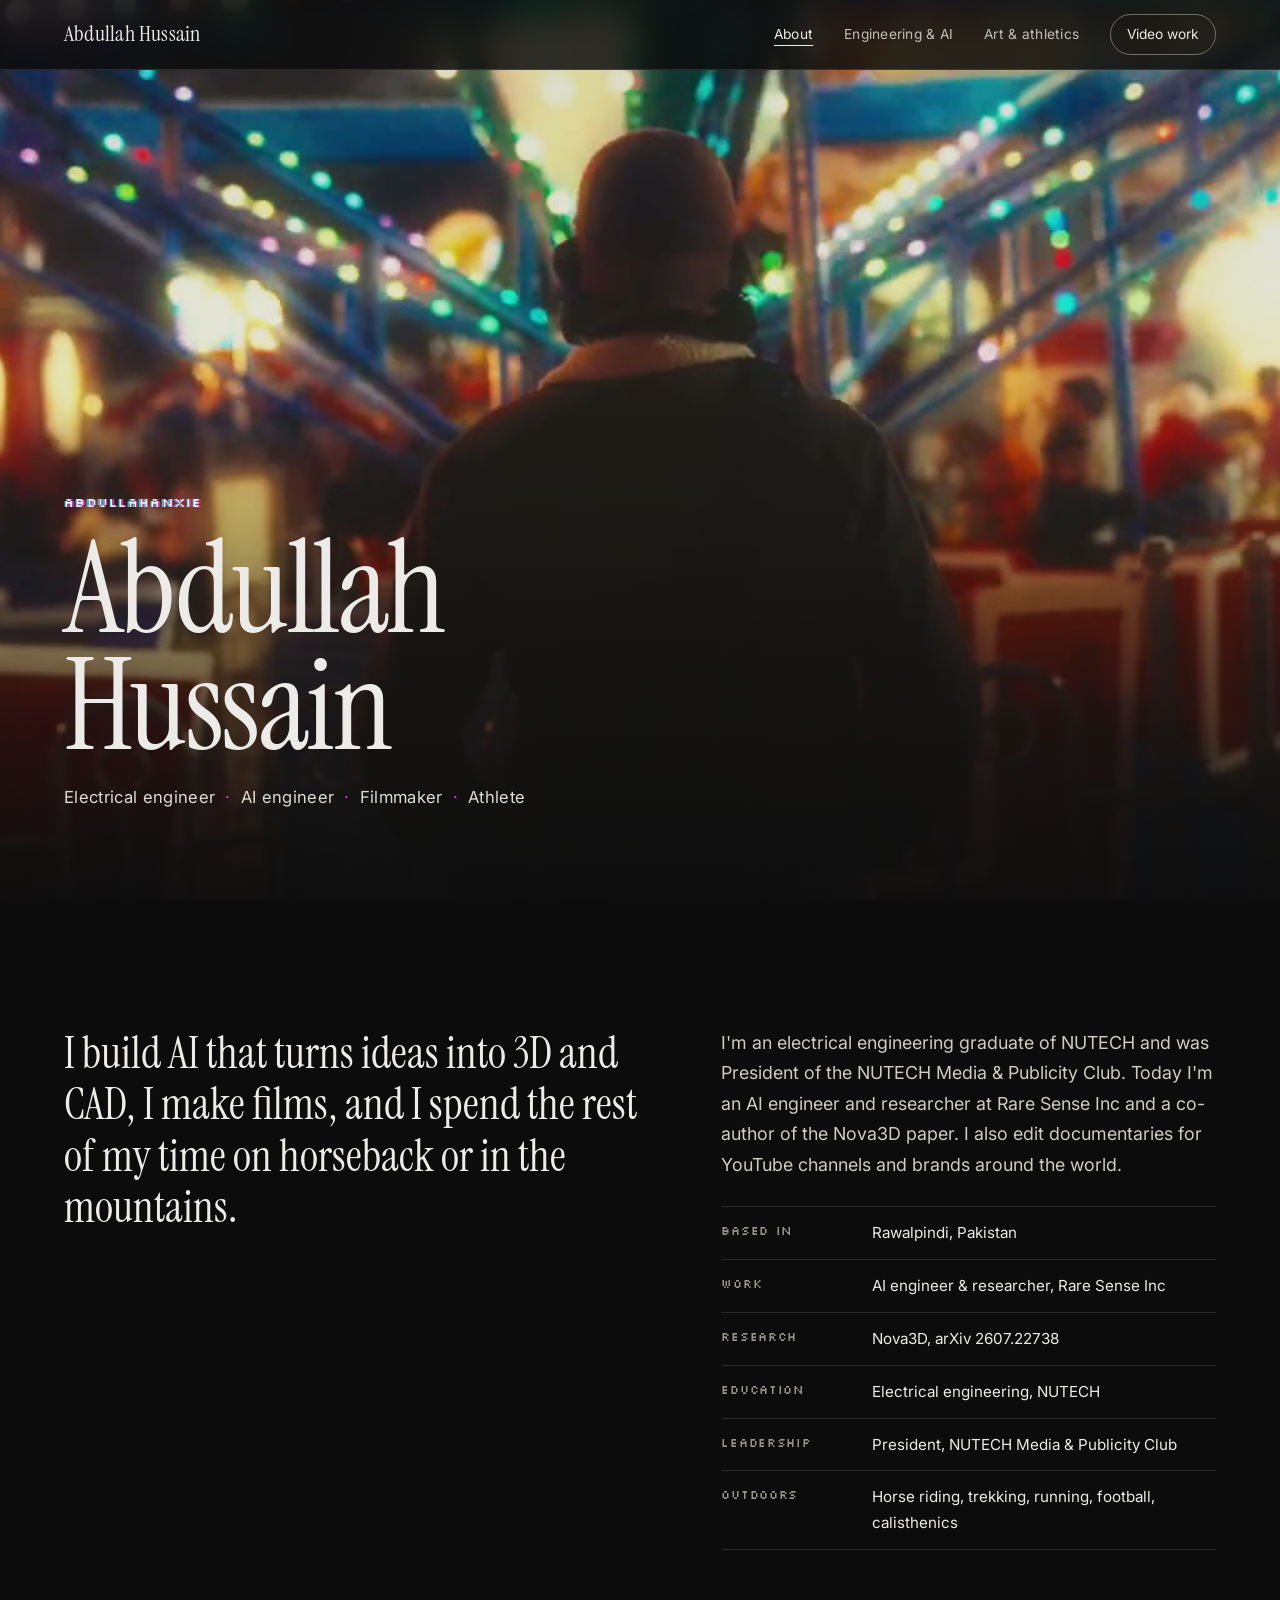
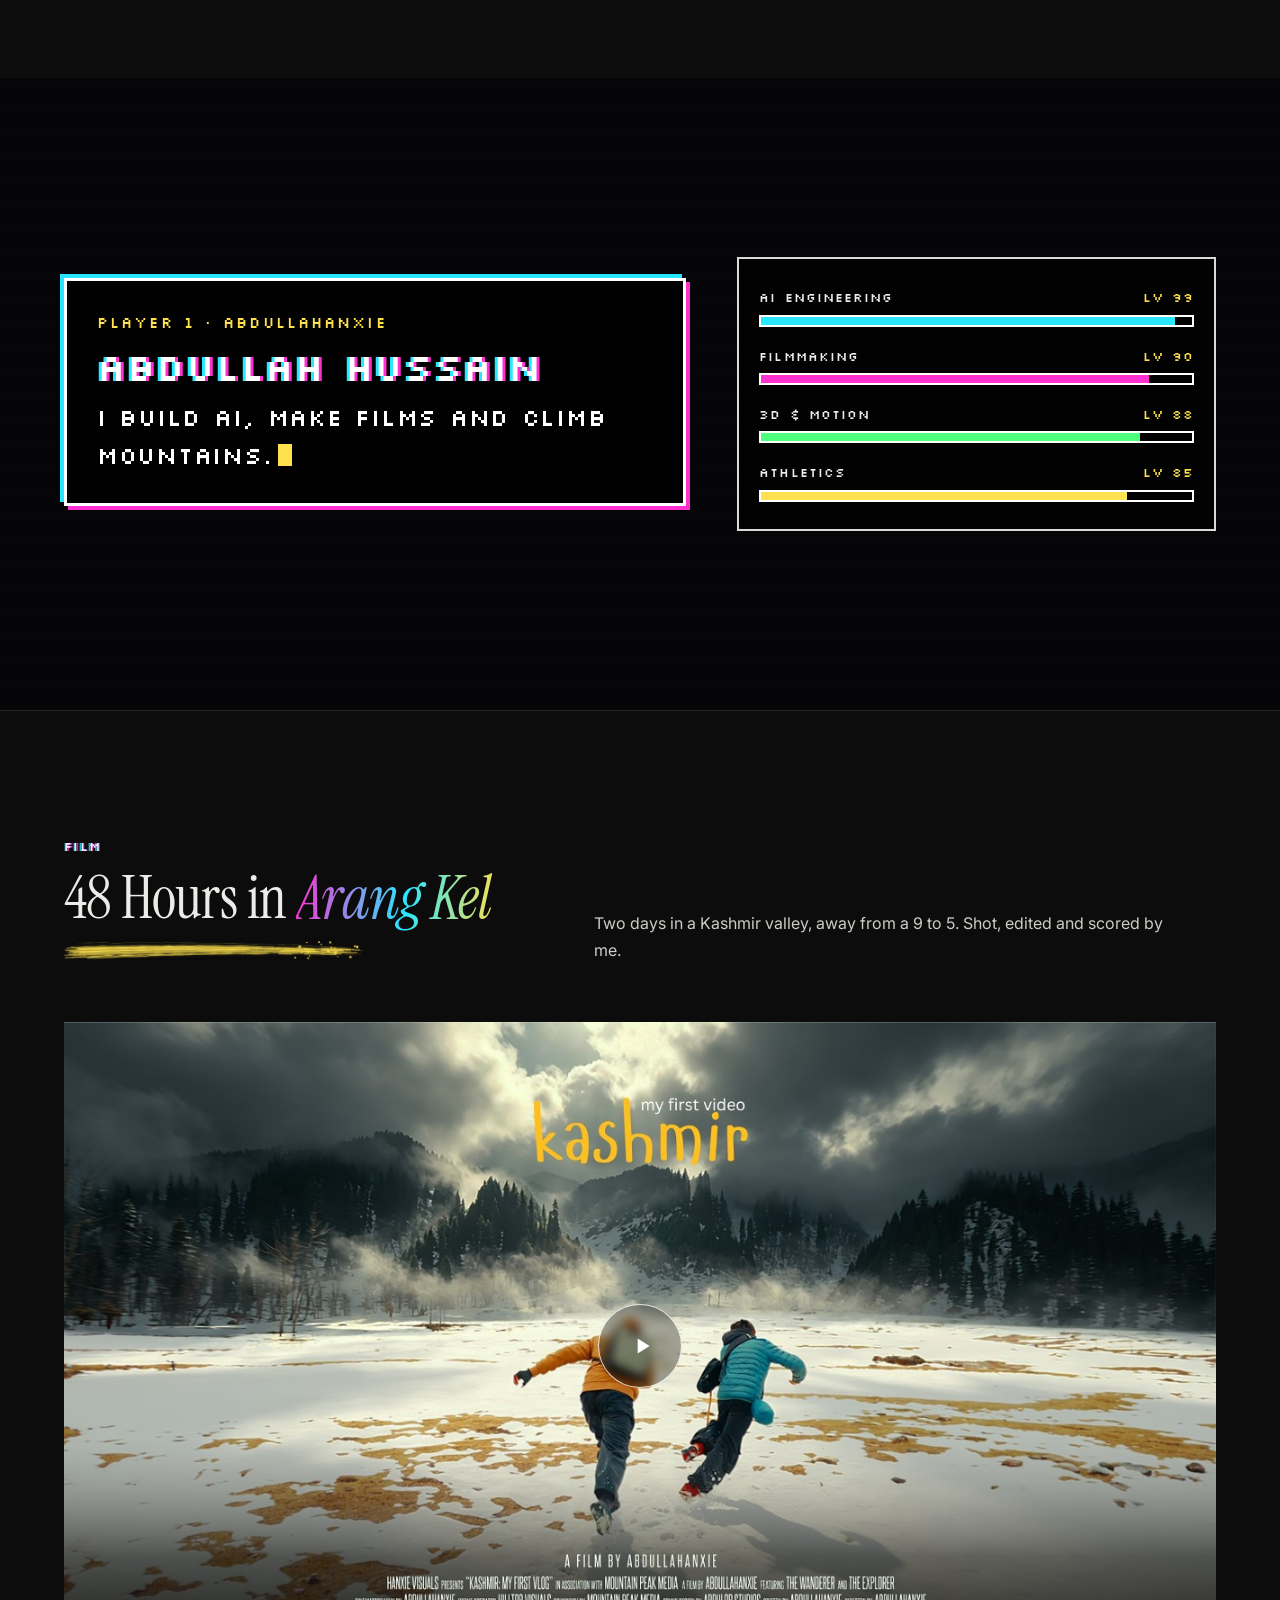
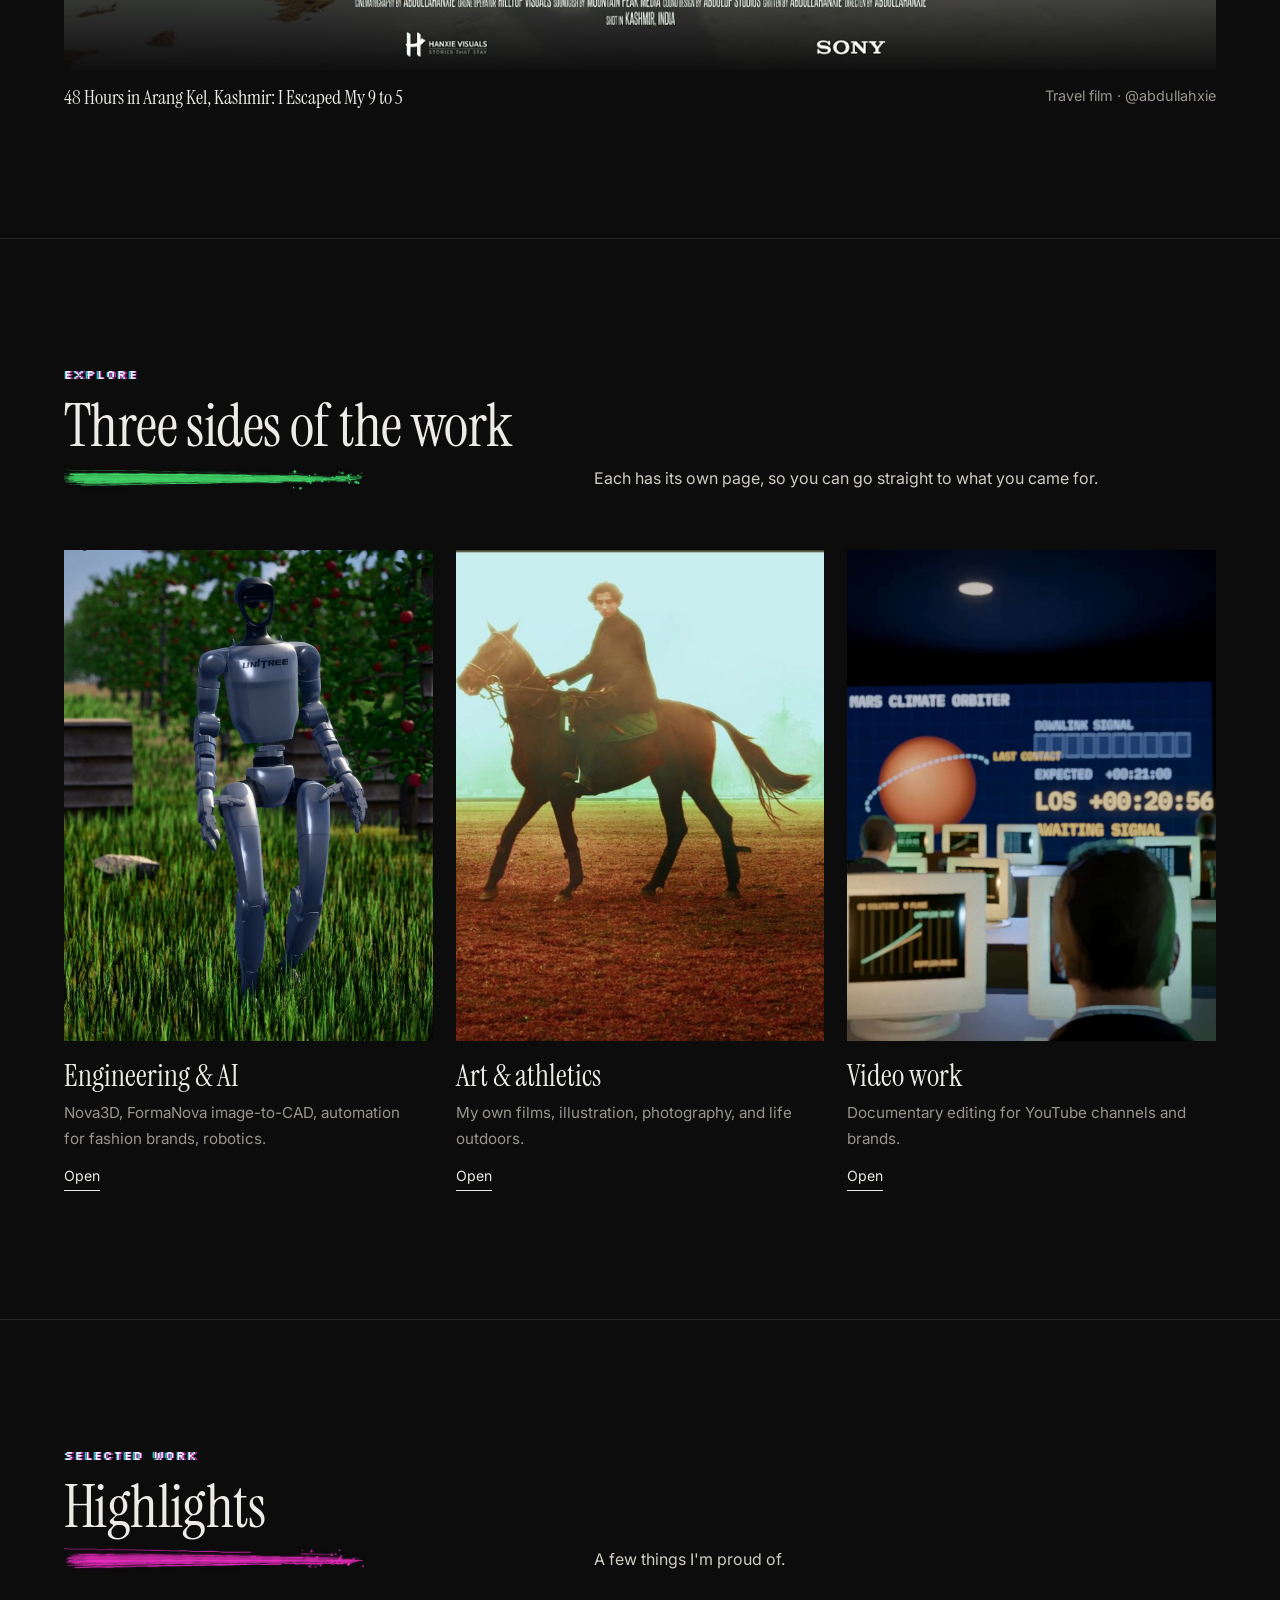
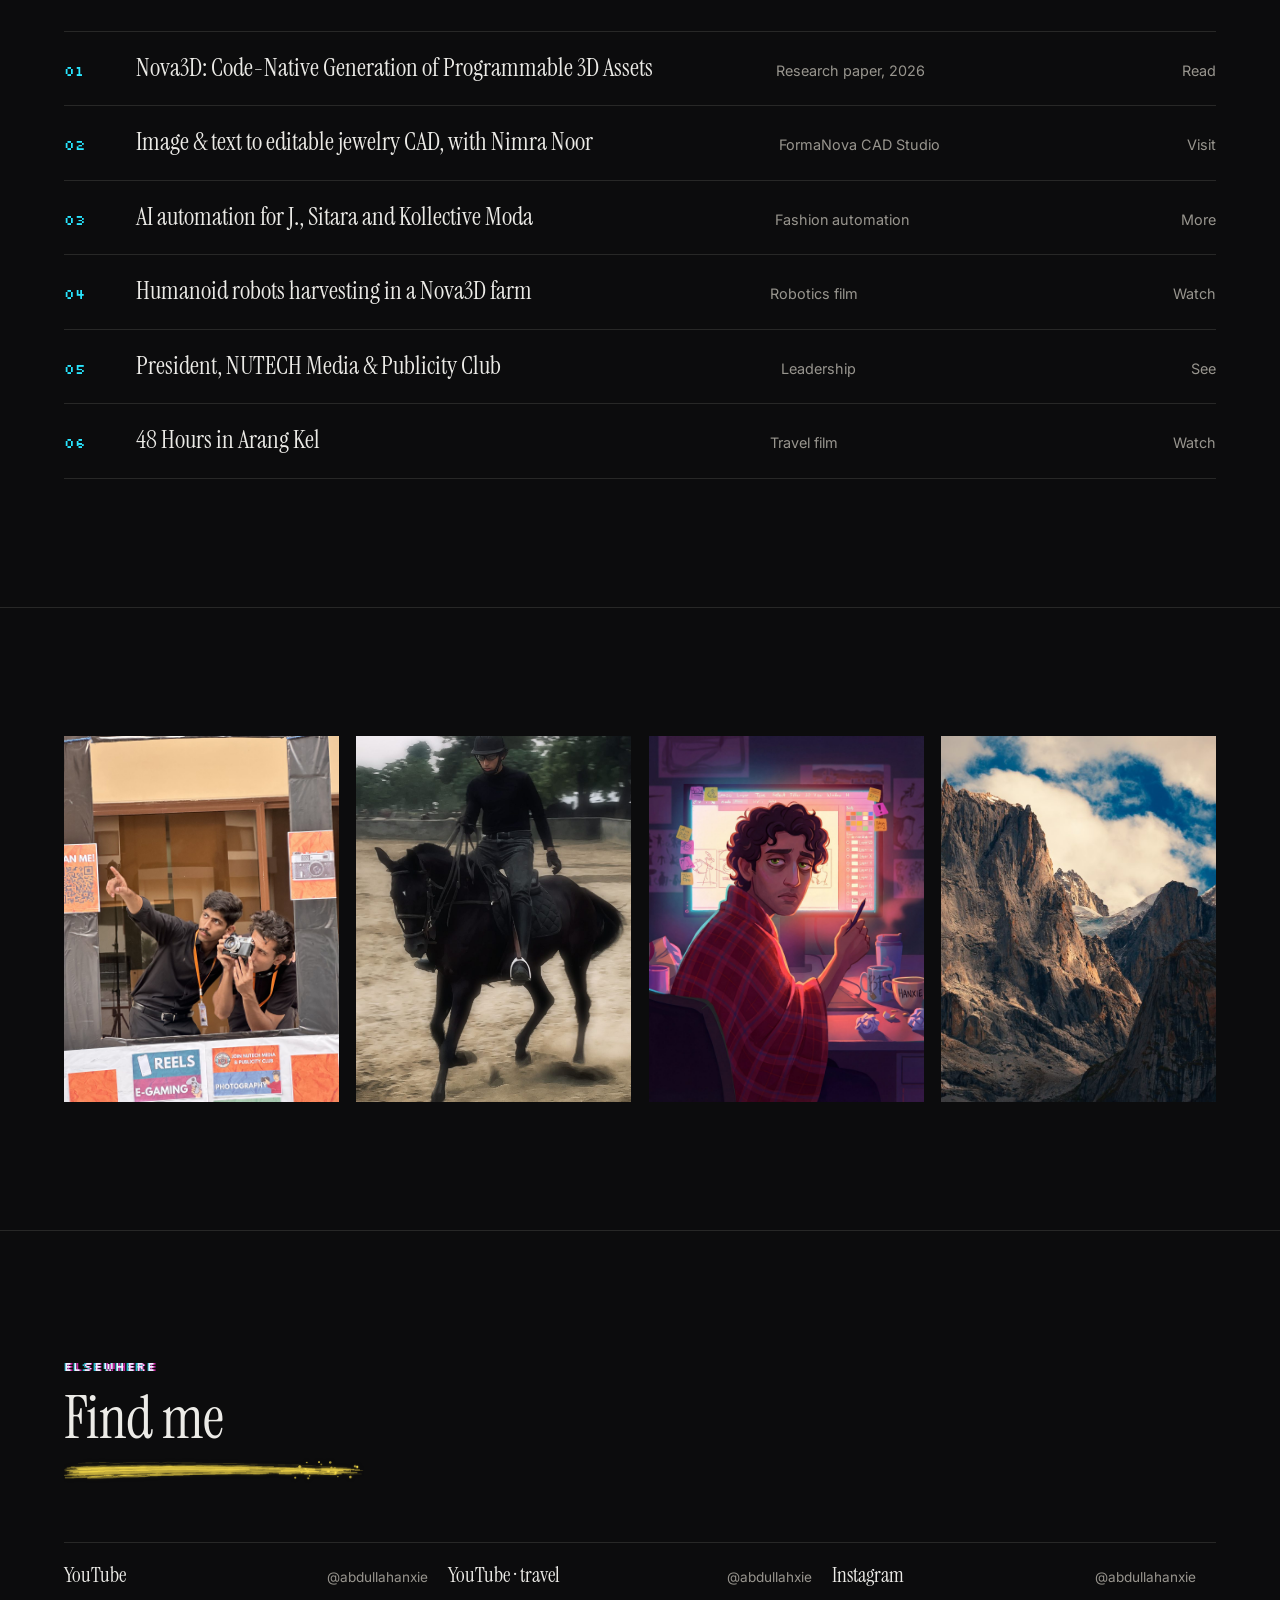
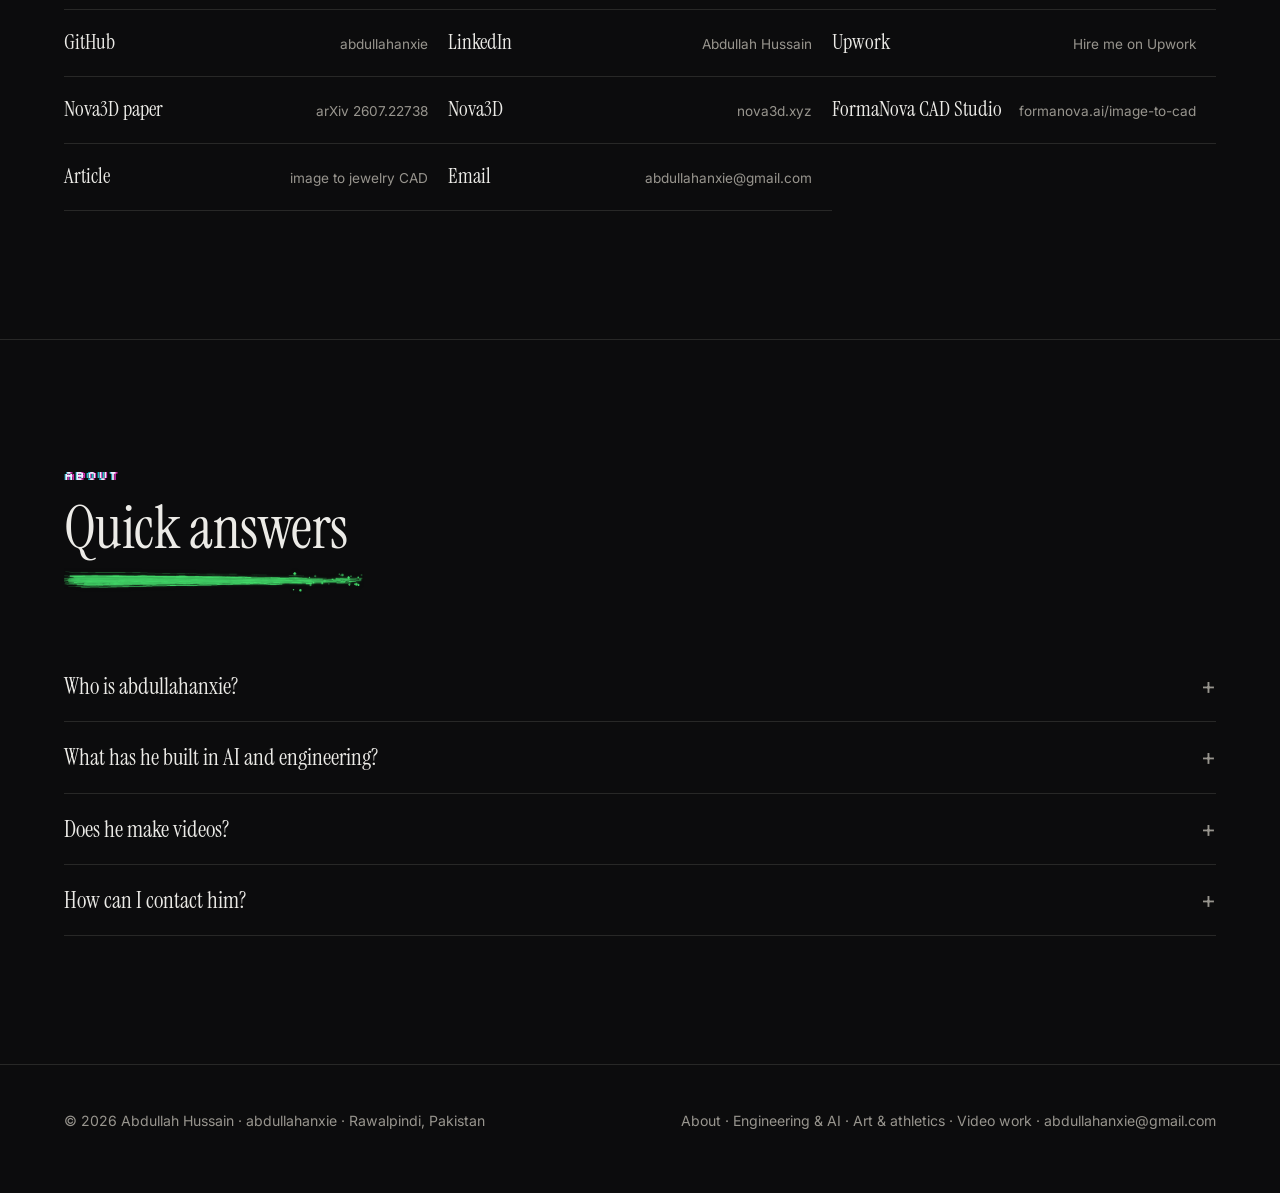
<file: index.html>
<!doctype html>
<html lang="en">
<head>
<meta charset="utf-8">
<meta name="viewport" content="width=device-width, initial-scale=1, viewport-fit=cover">
<title>Abdullah Hussain (abdullahanxie) | AI Engineer, Filmmaker, Athlete</title>
<meta name="description" content="Abdullah Hussain, known as abdullahanxie, is an electrical engineering graduate from Rawalpindi, Pakistan: AI engineer and researcher at Rare Sense Inc, co-author of the Nova3D paper, filmmaker, documentary video editor, sound designer and athlete.">
<link rel="canonical" href="https://abdullahanxie.com/">
<meta name="author" content="Abdullah Hussain">
<meta property="og:type" content="profile">
<meta property="og:title" content="Abdullah Hussain (abdullahanxie): AI engineer, filmmaker, athlete">
<meta property="og:description" content="AI engineer and researcher at Rare Sense Inc (Nova3D, FormaNova), documentary filmmaker and editor, sound designer and athlete.">
<meta property="og:url" content="https://abdullahanxie.com/">
<meta property="og:site_name" content="abdullahanxie">
<meta property="og:image" content="https://abdullahanxie.com/media/og.jpg">
<meta name="twitter:card" content="summary_large_image">
<script type="application/ld+json">{"@context":"https://schema.org","@graph":[
{"@type":"Person","@id":"https://abdullahanxie.com/#person","name":"Abdullah Hussain","alternateName":["abdullahanxie","Abdullah Anxie"],"url":"https://abdullahanxie.com/","image":"https://abdullahanxie.com/media/og.jpg",
"jobTitle":["AI Engineer","Researcher","Filmmaker","Documentary Video Editor","Sound Designer"],
"description":"Electrical engineering graduate, AI engineer and researcher at Rare Sense Inc, co-author of the Nova3D paper, filmmaker, documentary video editor, 3D artist, sound designer and athlete.",
"worksFor":{"@type":"Organization","name":"Rare Sense Inc","url":"https://nova3d.xyz/"},
"homeLocation":{"@type":"Place","name":"Rawalpindi, Punjab, Pakistan"},
"knowsAbout":["Artificial intelligence","Machine learning","Text-to-3D","Image-to-3D","Text-to-CAD","Image-to-CAD","Generative 3D","Robotics","Humanoid robots","Digital twins","MuJoCo simulation","Blender","Workflow automation","Electrical engineering","Documentary filmmaking","Video editing","Motion graphics","Sound design","Calisthenics","Trekking"],
"sameAs":["https://www.linkedin.com/in/abdullah-hussain-338519252/","https://www.upwork.com/freelancers/~012626dc4179242609","https://github.com/abdullahanxie","https://www.youtube.com/@abdullahanxie","https://www.youtube.com/@abdullahxie","https://www.instagram.com/abdullahanxie/","https://arxiv.org/abs/2607.22738"]},
{"@type":"ProfilePage","@id":"https://abdullahanxie.com/#page","url":"https://abdullahanxie.com/","name":"Abdullah Hussain (abdullahanxie)","mainEntity":{"@id":"https://abdullahanxie.com/#person"}},
{"@type":"WebSite","@id":"https://abdullahanxie.com/#site","name":"abdullahanxie","url":"https://abdullahanxie.com/","publisher":{"@id":"https://abdullahanxie.com/#person"}},
{"@type":"VideoObject","name":"48 Hours in Arang Kel, Kashmir: I Escaped My 9 to 5","description":"A travel film shot, edited and scored by Abdullah Hussain (abdullahanxie) in Arang Kel, Kashmir.","url":"https://youtu.be/ZOYpjid4i4M","embedUrl":"https://www.youtube-nocookie.com/embed/ZOYpjid4i4M","thumbnailUrl":"https://abdullahanxie.com/media/pin_yt_arangkel.jpg","uploadDate":"2026-05-02","duration":"PT9M50S","creator":{"@id":"https://abdullahanxie.com/#person"}},
{"@type":"FAQPage","mainEntity":[
{"@type":"Question","name":"Who is abdullahanxie?","acceptedAnswer":{"@type":"Answer","text":"abdullahanxie is Abdullah Hussain, an electrical engineering graduate from Rawalpindi, Pakistan. He is an AI engineer and researcher at Rare Sense Inc, co-author of the Nova3D paper on code-native 3D generation, and a filmmaker, documentary video editor, sound designer and athlete."}},
{"@type":"Question","name":"What has Abdullah Hussain built?","acceptedAnswer":{"@type":"Answer","text":"At Rare Sense Inc he works on Nova3D (text-to-3D and image-to-3D generation of editable, part-aware 3D assets) and FormaNova (AI jewelry photoshoots and image/text-to-CAD). With Nimra Noor he built a pipeline that turns a photo or text description into editable native Rhino CAD. He has also built garment automation pipelines for the fashion brands J., Sitara and Kollective Moda, and designs and simulates robots."}},
{"@type":"Question","name":"Does abdullahanxie make videos?","acceptedAnswer":{"@type":"Answer","text":"Yes. He makes faceless YouTube documentaries and edits for channels and brands: business stories, true crime, history and science, with motion graphics, Blender 3D scenes and original sound design. His video portfolio is at abdullahanxie.com/video."}}
]}]}</script>
<link rel="preconnect" href="https://fonts.googleapis.com">
<link rel="preconnect" href="https://fonts.gstatic.com" crossorigin>
<link rel="stylesheet" href="https://fonts.googleapis.com/css2?family=Instrument+Serif:ital@0;1&family=Inter:wght@400;500;600&family=Silkscreen:wght@400;700&display=swap">
<link rel="stylesheet" href="assets/site.css">
<link rel="icon" href="data:image/svg+xml,%3Csvg xmlns='http://www.w3.org/2000/svg' viewBox='0 0 32 32'%3E%3Crect width='32' height='32' rx='6' fill='%230c0f12'/%3E%3Ccircle cx='16' cy='16' r='6' fill='%23f5b544'/%3E%3C/svg%3E">
<script src="assets/app.js"></script>
<script src="assets/art.js" defer></script>
</head>
<body class="home">
<nav class="nav" aria-label="Site">
  <a class="brand" href="./">Abdullah Hussain</a>
  <a class="l" href="./" aria-current="page">About</a>
  <a class="l" href="engineering/">Engineering &amp; AI</a>
  <a class="l" href="art/">Art &amp; athletics</a>
  <a class="cta" href="video/">Video work</a>
</nav>

<main>
  <header class="hero">
    <video src="media/reel.mp4" poster="media/reel.jpg" data-mobile="media/reel_m.mp4" data-mposter="media/reel_m.jpg" muted loop playsinline webkit-playsinline autoplay disablepictureinpicture disableremoteplayback preload="metadata" aria-hidden="true"></video>
    <div class="wrap">
      <span class="label">abdullahanxie</span>
      <h1 class="display" style="margin-top:14px">Abdullah<br>Hussain</h1>
      <p class="roles"><span>Electrical engineer</span><span>AI engineer</span><span>Filmmaker</span><span>Athlete</span></p>
    </div>
  </header>

  <section>
    <div class="wrap intro">
      <p class="statement">I build AI that turns ideas into 3D and CAD, I make films, and I spend the rest of my time on horseback or in the mountains.</p>
      <div>
        <p class="lede">I'm an electrical engineering graduate of NUTECH and was President of the NUTECH Media &amp; Publicity Club. Today I'm an AI engineer and researcher at Rare Sense Inc and a co-author of the Nova3D paper. I also edit documentaries for YouTube channels and brands around the world.</p>
        <ul class="facts">
          <li><span>Based in</span><span>Rawalpindi, Pakistan</span></li>
          <li><span>Work</span><span>AI engineer &amp; researcher, Rare Sense Inc</span></li>
          <li><span>Research</span><span>Nova3D, arXiv 2607.22738</span></li>
          <li><span>Education</span><span>Electrical engineering, NUTECH</span></li>
          <li><span>Leadership</span><span>President, NUTECH Media &amp; Publicity Club</span></li>
          <li><span>Outdoors</span><span>Horse riding, trekking, running, football, calisthenics</span></li>
        </ul>
      </div>
    </div>
  </section>

  <section class="band" aria-label="Player one">
    <canvas class="burst" data-seed="11" aria-hidden="true"></canvas>
    <div class="wrap band-in">
      <p class="dialog px"><span class="who">PLAYER 1 · ABDULLAHANXIE</span><span class="big">ABDULLAH HUSSAIN</span>I BUILD AI, MAKE FILMS AND CLIMB MOUNTAINS.<span class="caret" aria-hidden="true"></span></p>
      <ul class="hud px" aria-label="Skills">
        <li><span>AI ENGINEERING <b>LV 99</b></span><i style="--v:96%"></i></li>
        <li><span>FILMMAKING <b>LV 90</b></span><i style="--v:90%"></i></li>
        <li><span>3D &amp; MOTION <b>LV 88</b></span><i style="--v:88%"></i></li>
        <li><span>ATHLETICS <b>LV 85</b></span><i style="--v:85%"></i></li>
      </ul>
    </div>
  </section>

  <section>
    <div class="wrap">
      <div class="sec-head"><div><span class="label">Film</span><h2>48 Hours in <em>Arang Kel</em></h2></div><p>Two days in a Kashmir valley, away from a 9 to 5. Shot, edited and scored by me.</p></div>
      <a class="yt" href="https://youtu.be/ZOYpjid4i4M" data-yt="ZOYpjid4i4M" rel="noopener" aria-label="Play 48 Hours in Arang Kel, Kashmir: I Escaped My 9 to 5"><img src="media/pin_yt_arangkel.jpg" alt="48 Hours in Arang Kel, Kashmir: I Escaped My 9 to 5" loading="lazy"><span class="playbtn" aria-hidden="true"><svg viewBox="0 0 24 24"><path d="M8 5v14l11-7z" fill="currentColor"/></svg></span></a>
      <div class="cap"><b>48 Hours in Arang Kel, Kashmir: I Escaped My 9 to 5</b><span>Travel film · <a href="https://www.youtube.com/@abdullahxie" rel="me noopener">@abdullahxie</a></span></div>
    </div>
  </section>

  <section>
    <div class="wrap">
      <div class="sec-head"><div><span class="label">Explore</span><h2>Three sides of the work</h2></div><p>Each has its own page, so you can go straight to what you came for.</p></div>
      <div class="paths">
        <a class="path" href="engineering/"><div class="frame"><img src="media/card_eng.jpg" alt="A Unitree G1 humanoid walking through a Nova3D orchard" loading="lazy"></div><h3>Engineering &amp; AI</h3><p>Nova3D, FormaNova image-to-CAD, automation for fashion brands, robotics.</p><span class="more">Open</span></a>
        <a class="path" href="art/"><div class="frame"><img src="media/card_art.jpg" alt="Riding a horse across a misty field" loading="lazy"></div><h3>Art &amp; athletics</h3><p>My own films, illustration, photography, and life outdoors.</p><span class="more">Open</span></a>
        <a class="path" href="video/"><div class="frame"><img src="media/card_video.jpg" alt="Mission control watching the Mars Climate Orbiter, from my documentary" loading="lazy"></div><h3>Video work</h3><p>Documentary editing for YouTube channels and brands.</p><span class="more">Open</span></a>
      </div>
    </div>
  </section>

  <section>
    <div class="wrap">
      <div class="sec-head"><div><span class="label">Selected work</span><h2>Highlights</h2></div><p>A few things I'm proud of.</p></div>
      <div class="rows">
        <a class="row" href="https://arxiv.org/abs/2607.22738" rel="noopener"><span class="n">01</span><h3>Nova3D: Code-Native Generation of Programmable 3D Assets</h3><span class="k">Research paper, 2026</span><span class="go">Read</span></a>
        <a class="row" href="https://formanova.ai/image-to-cad" rel="noopener"><span class="n">02</span><h3>Image &amp; text to editable jewelry CAD, with Nimra Noor</h3><span class="k">FormaNova CAD Studio</span><span class="go">Visit</span></a>
        <a class="row" href="engineering/#automation"><span class="n">03</span><h3>AI automation for J., Sitara and Kollective Moda</h3><span class="k">Fashion automation</span><span class="go">More</span></a>
        <a class="row" href="engineering/#robotics"><span class="n">04</span><h3>Humanoid robots harvesting in a Nova3D farm</h3><span class="k">Robotics film</span><span class="go">Watch</span></a>
        <a class="row" href="art/#nmpc"><span class="n">05</span><h3>President, NUTECH Media &amp; Publicity Club</h3><span class="k">Leadership</span><span class="go">See</span></a>
        <a class="row" href="https://youtu.be/ZOYpjid4i4M" rel="noopener"><span class="n">06</span><h3>48 Hours in Arang Kel</h3><span class="k">Travel film</span><span class="go">Watch</span></a>
      </div>
    </div>
  </section>

  <section>
    <div class="wrap">
      <div class="grid g4">
        <figure><div class="frame tall"><img src="media/nf_nmpc2.jpg" alt="Abdullah Hussain at the NUTECH Media &amp; Publicity Club booth" loading="lazy"></div></figure>
        <figure><div class="frame tall"><img src="media/nf_horse_black.jpg" alt="Riding a black horse" loading="lazy"></div></figure>
        <figure><div class="frame tall"><img src="media/nf_illustration.jpg" alt="Illustrated self-portrait" loading="lazy"></div></figure>
        <figure><div class="frame tall"><img src="media/nf_spire.jpg" alt="A granite spire in Gilgit-Baltistan" loading="lazy" style="object-position:50% 50%"></div></figure>
      </div>
    </div>
  </section>

  <section>
    <div class="wrap">
      <div class="sec-head"><div><span class="label">Elsewhere</span><h2>Find me</h2></div></div>
      <div class="links">
        <a href="https://www.youtube.com/@abdullahanxie" rel="me noopener"><b>YouTube</b><span>@abdullahanxie</span></a>
        <a href="https://www.youtube.com/@abdullahxie" rel="me noopener"><b>YouTube · travel</b><span>@abdullahxie</span></a>
        <a href="https://www.instagram.com/abdullahanxie/" rel="me noopener"><b>Instagram</b><span>@abdullahanxie</span></a>
        <a href="https://github.com/abdullahanxie" rel="me noopener"><b>GitHub</b><span>abdullahanxie</span></a>
        <a href="https://www.linkedin.com/in/abdullah-hussain-338519252/" rel="me noopener"><b>LinkedIn</b><span>Abdullah Hussain</span></a>
        <a href="https://www.upwork.com/freelancers/~012626dc4179242609" rel="me noopener"><b>Upwork</b><span>Hire me on Upwork</span></a>
        <a href="https://arxiv.org/abs/2607.22738" rel="noopener"><b>Nova3D paper</b><span>arXiv 2607.22738</span></a>
        <a href="https://nova3d.xyz/" rel="noopener"><b>Nova3D</b><span>nova3d.xyz</span></a>
        <a href="https://formanova.ai/image-to-cad" rel="noopener"><b>FormaNova CAD Studio</b><span>formanova.ai/image-to-cad</span></a>
        <a href="https://abdullahanxie.github.io/procedural-rhino-jewelry/" rel="noopener"><b>Article</b><span>image to jewelry CAD</span></a>
        <a href="mailto:abdullahanxie@gmail.com"><b>Email</b><span>abdullahanxie@gmail.com</span></a>
      </div>
    </div>
  </section>

  <section class="faq">
    <div class="wrap">
      <div class="sec-head"><div><span class="label">About</span><h2>Quick answers</h2></div></div>
      <details><summary>Who is abdullahanxie?</summary><p>abdullahanxie is Abdullah Hussain, an electrical engineering graduate from Rawalpindi, Pakistan. He is an AI engineer and researcher at Rare Sense Inc, co-author of the Nova3D paper on code-native 3D generation, and a filmmaker, documentary video editor, sound designer and athlete.</p></details>
      <details><summary>What has he built in AI and engineering?</summary><p>At Rare Sense Inc he works on Nova3D (text-to-3D and image-to-3D generation of editable, part-aware 3D assets) and FormaNova (AI jewelry photoshoots and image/text-to-CAD). With Nimra Noor he built a pipeline that turns a photo or text description into editable native Rhino CAD. He has built garment automation pipelines for J., Sitara and Kollective Moda, and he designs and simulates robots, including a 39-joint humanoid.</p></details>
      <details><summary>Does he make videos?</summary><p>Yes. He makes his own films, like 48 Hours in Arang Kel, and edits documentaries for YouTube channels and brands. The client video portfolio is at <a href="video/" style="text-decoration:underline">abdullahanxie.com/video</a>.</p></details>
      <details><summary>How can I contact him?</summary><p>Email <a href="mailto:abdullahanxie@gmail.com" style="text-decoration:underline">abdullahanxie@gmail.com</a>, or message @abdullahanxie on Instagram.</p></details>
    </div>
  </section>
</main>

<footer>
  <div class="wrap">
    <span>© 2026 Abdullah Hussain · abdullahanxie · Rawalpindi, Pakistan</span>
    <span><a href="./">About</a> · <a href="engineering/">Engineering &amp; AI</a> · <a href="art/">Art &amp; athletics</a> · <a href="video/">Video work</a> · <a href="mailto:abdullahanxie@gmail.com">abdullahanxie@gmail.com</a></span>
  </div>
</footer>
<script>
document.querySelectorAll("a.yt[data-yt]").forEach(a => a.addEventListener("click", e => {
  e.preventDefault();
  const f = document.createElement("iframe");
  f.className = "ytf"; f.src = "https://www.youtube-nocookie.com/embed/" + a.dataset.yt + "?autoplay=1&rel=0";
  f.title = a.getAttribute("aria-label"); f.allow = "autoplay; encrypted-media; picture-in-picture; fullscreen"; f.allowFullscreen = true;
  a.replaceWith(f);
}));
(() => {
  const phone = matchMedia("(max-width: 760px)").matches;
  const vids = [...document.querySelectorAll("video[autoplay]")];
  vids.forEach(v => {
    if (phone && v.dataset.mobile) { v.poster = v.dataset.mposter || v.poster; v.src = v.dataset.mobile; }
    v.muted = true; v.defaultMuted = true; v.playsInline = true;
    const p = v.play(); if (p) p.then(() => v.classList.remove("noplay")).catch(() => v.classList.add("noplay"));
  });
  const retry = () => vids.forEach(v => { if (v.paused) v.play().then(() => v.classList.remove("noplay")).catch(() => {}); });
  addEventListener("touchstart", retry, { once: true, passive: true });
  addEventListener("scroll", retry, { once: true, passive: true });
  document.addEventListener("visibilitychange", () => { if (!document.hidden) retry(); });
})();
</script>
</body>
</html>
</file>
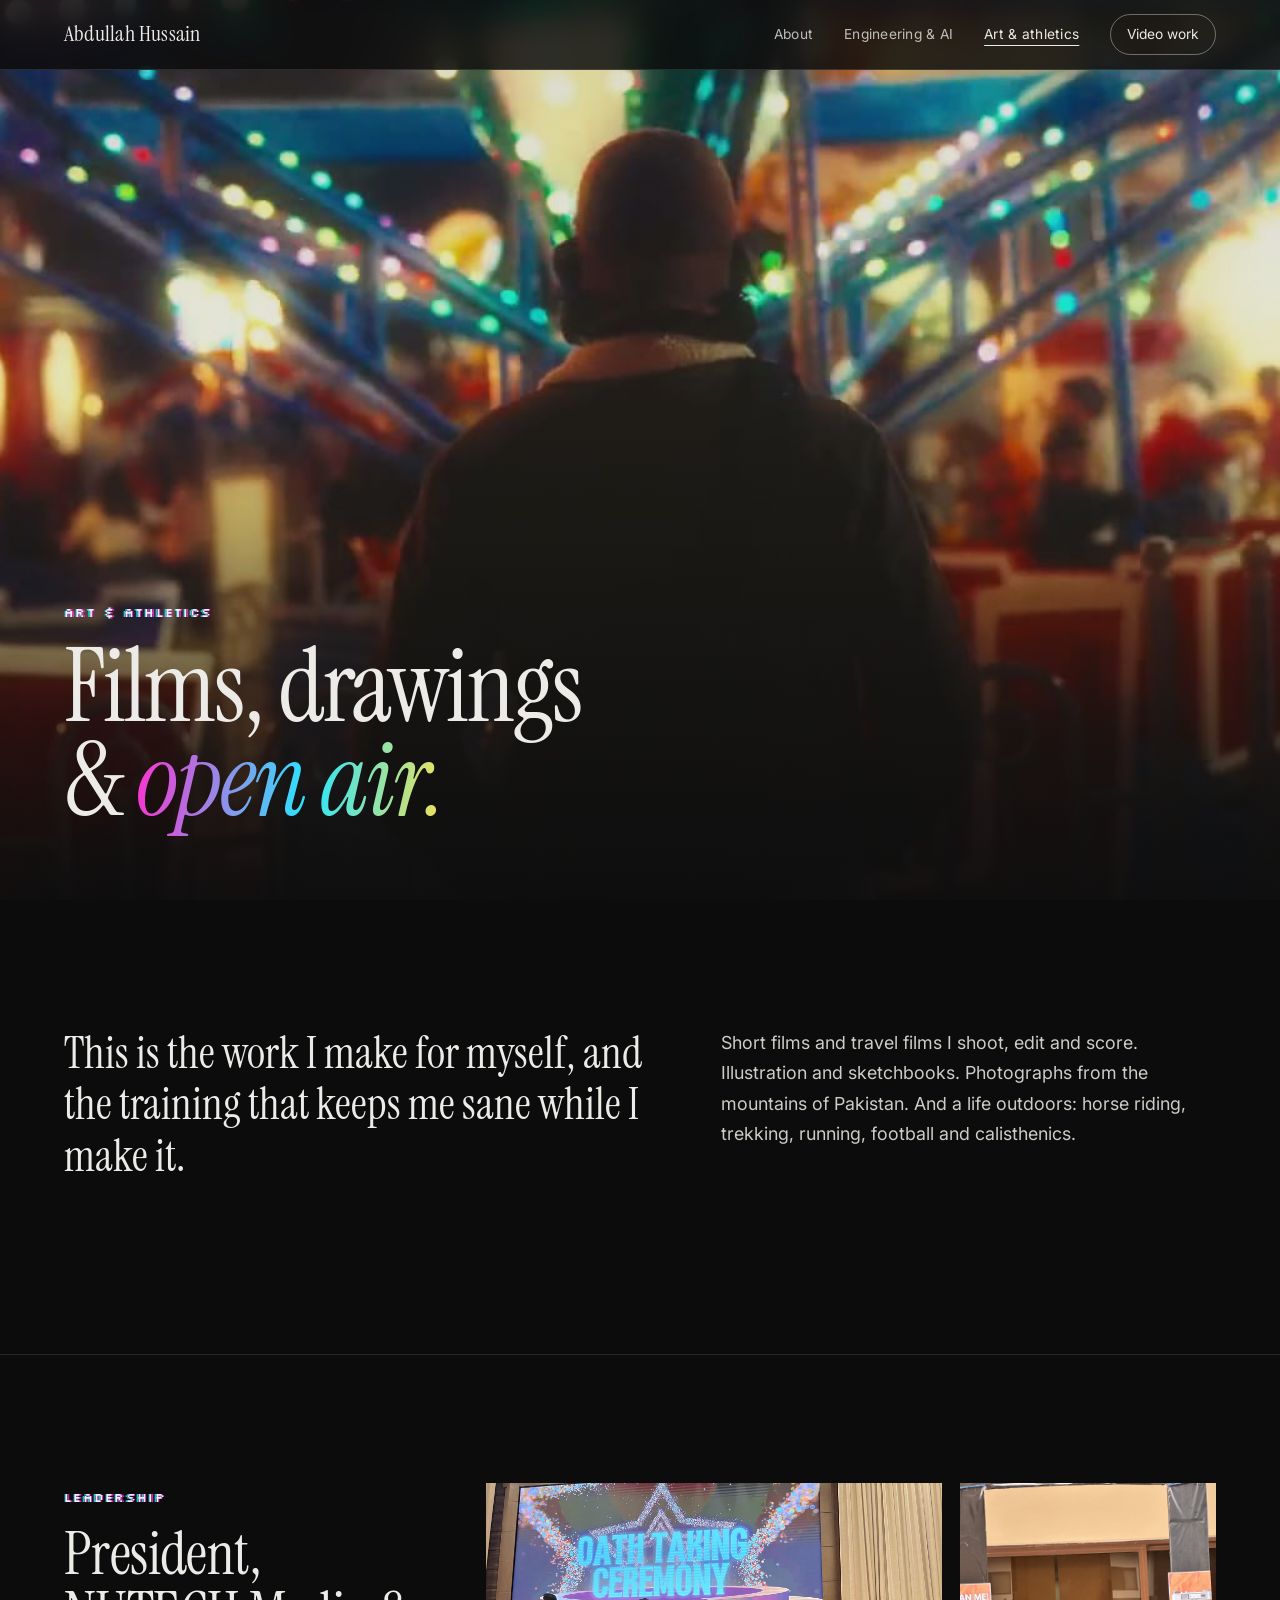
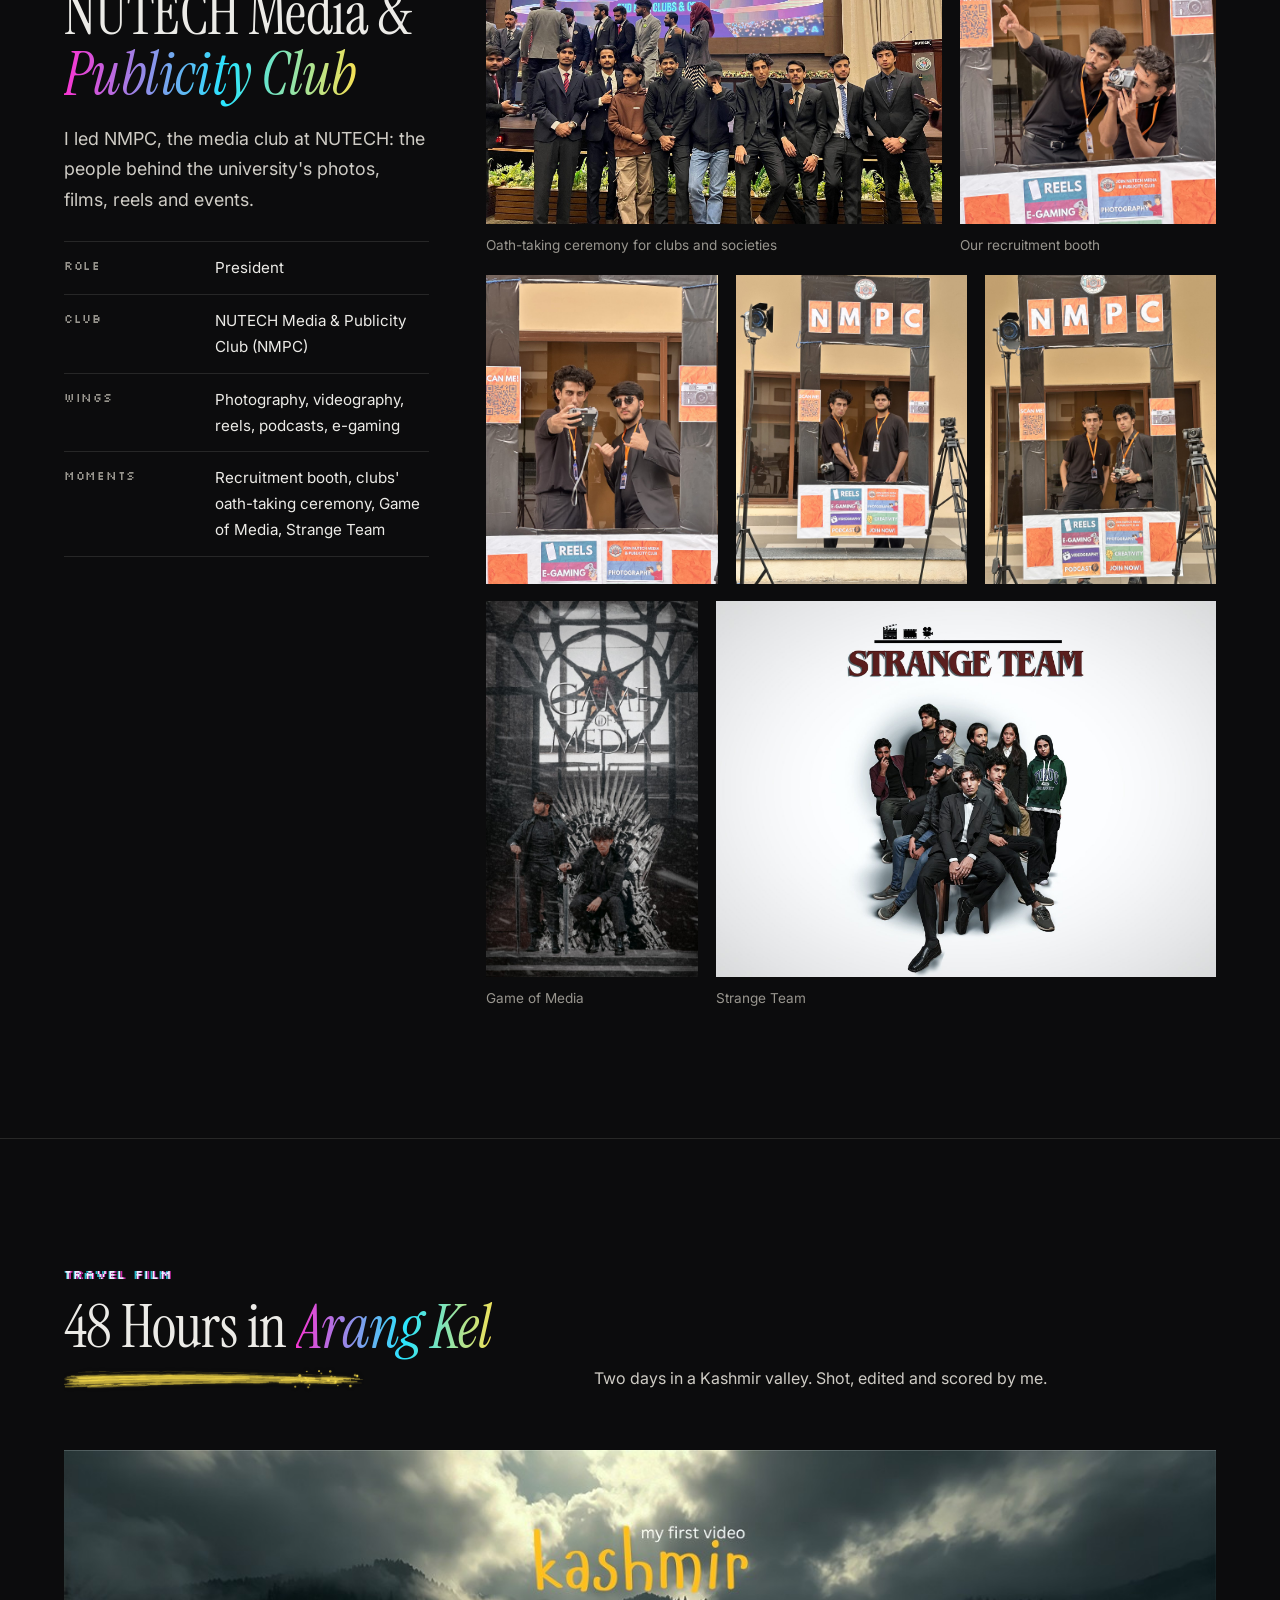
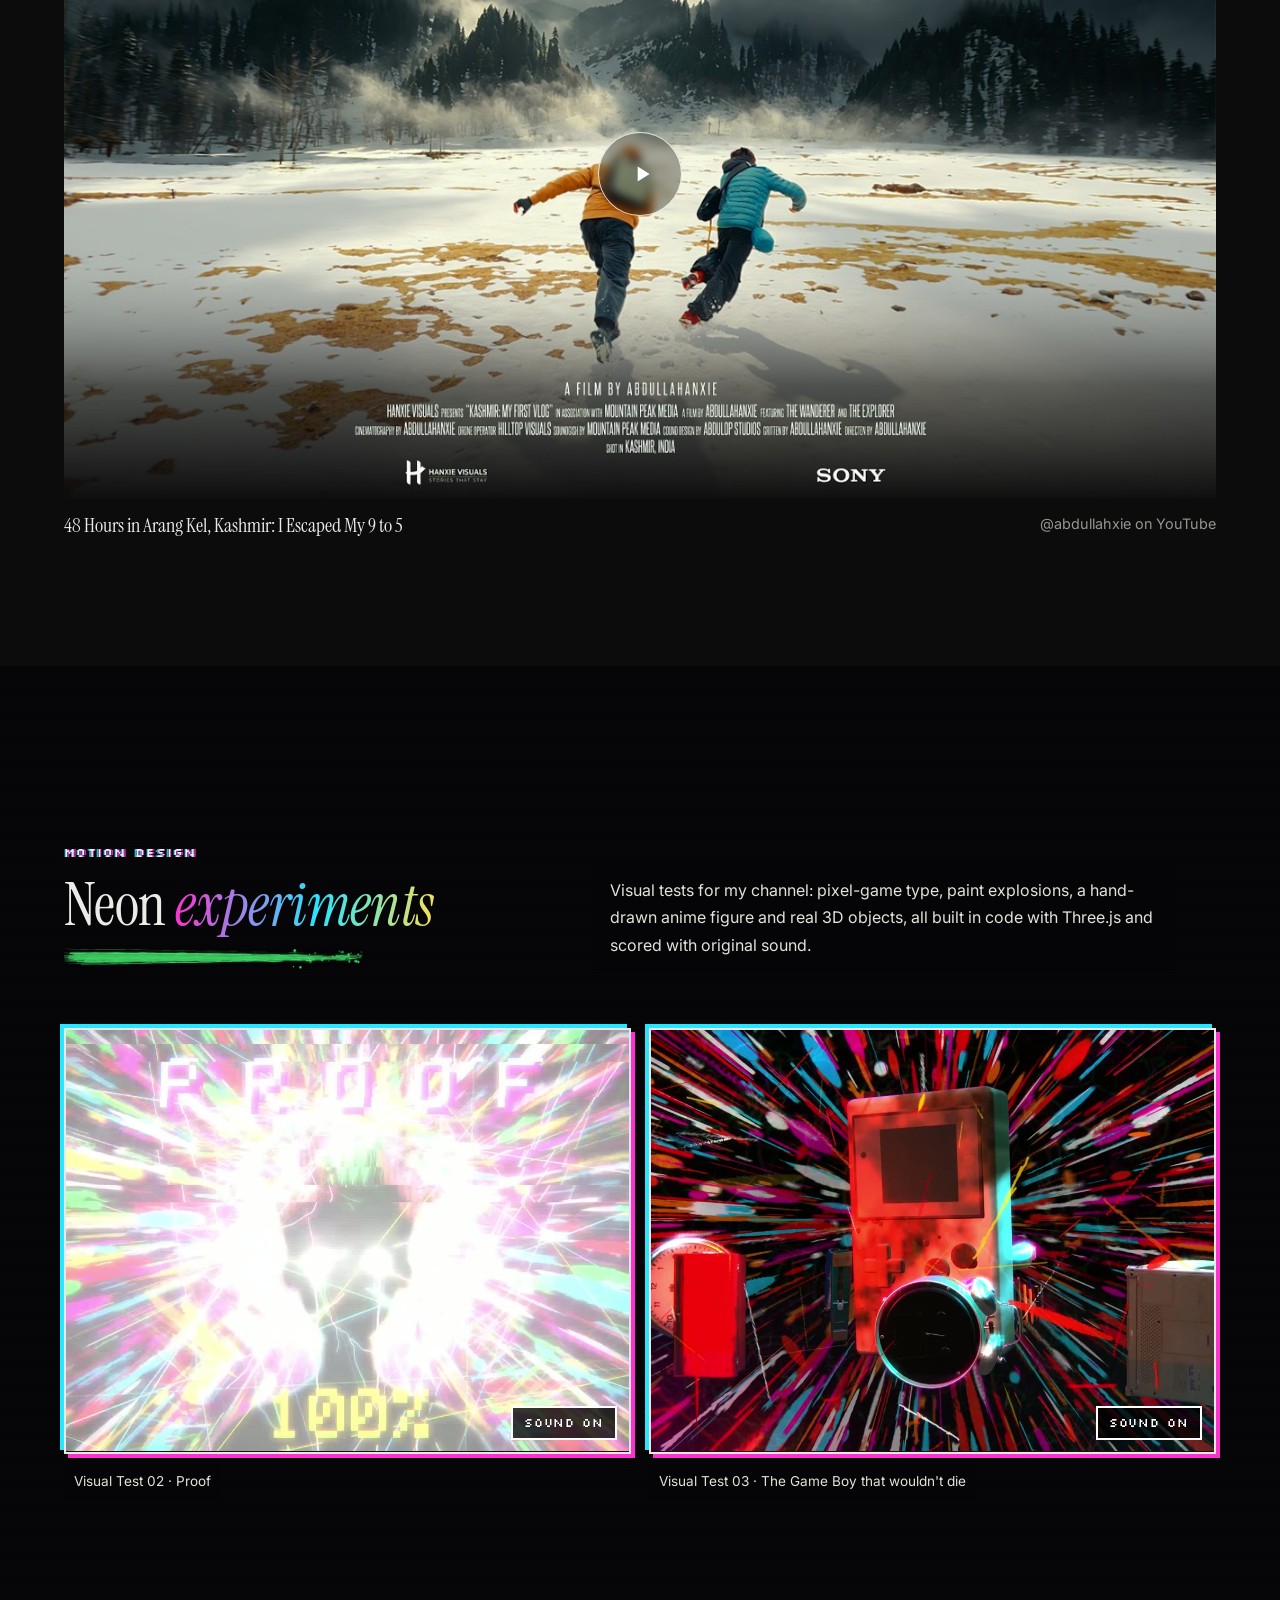
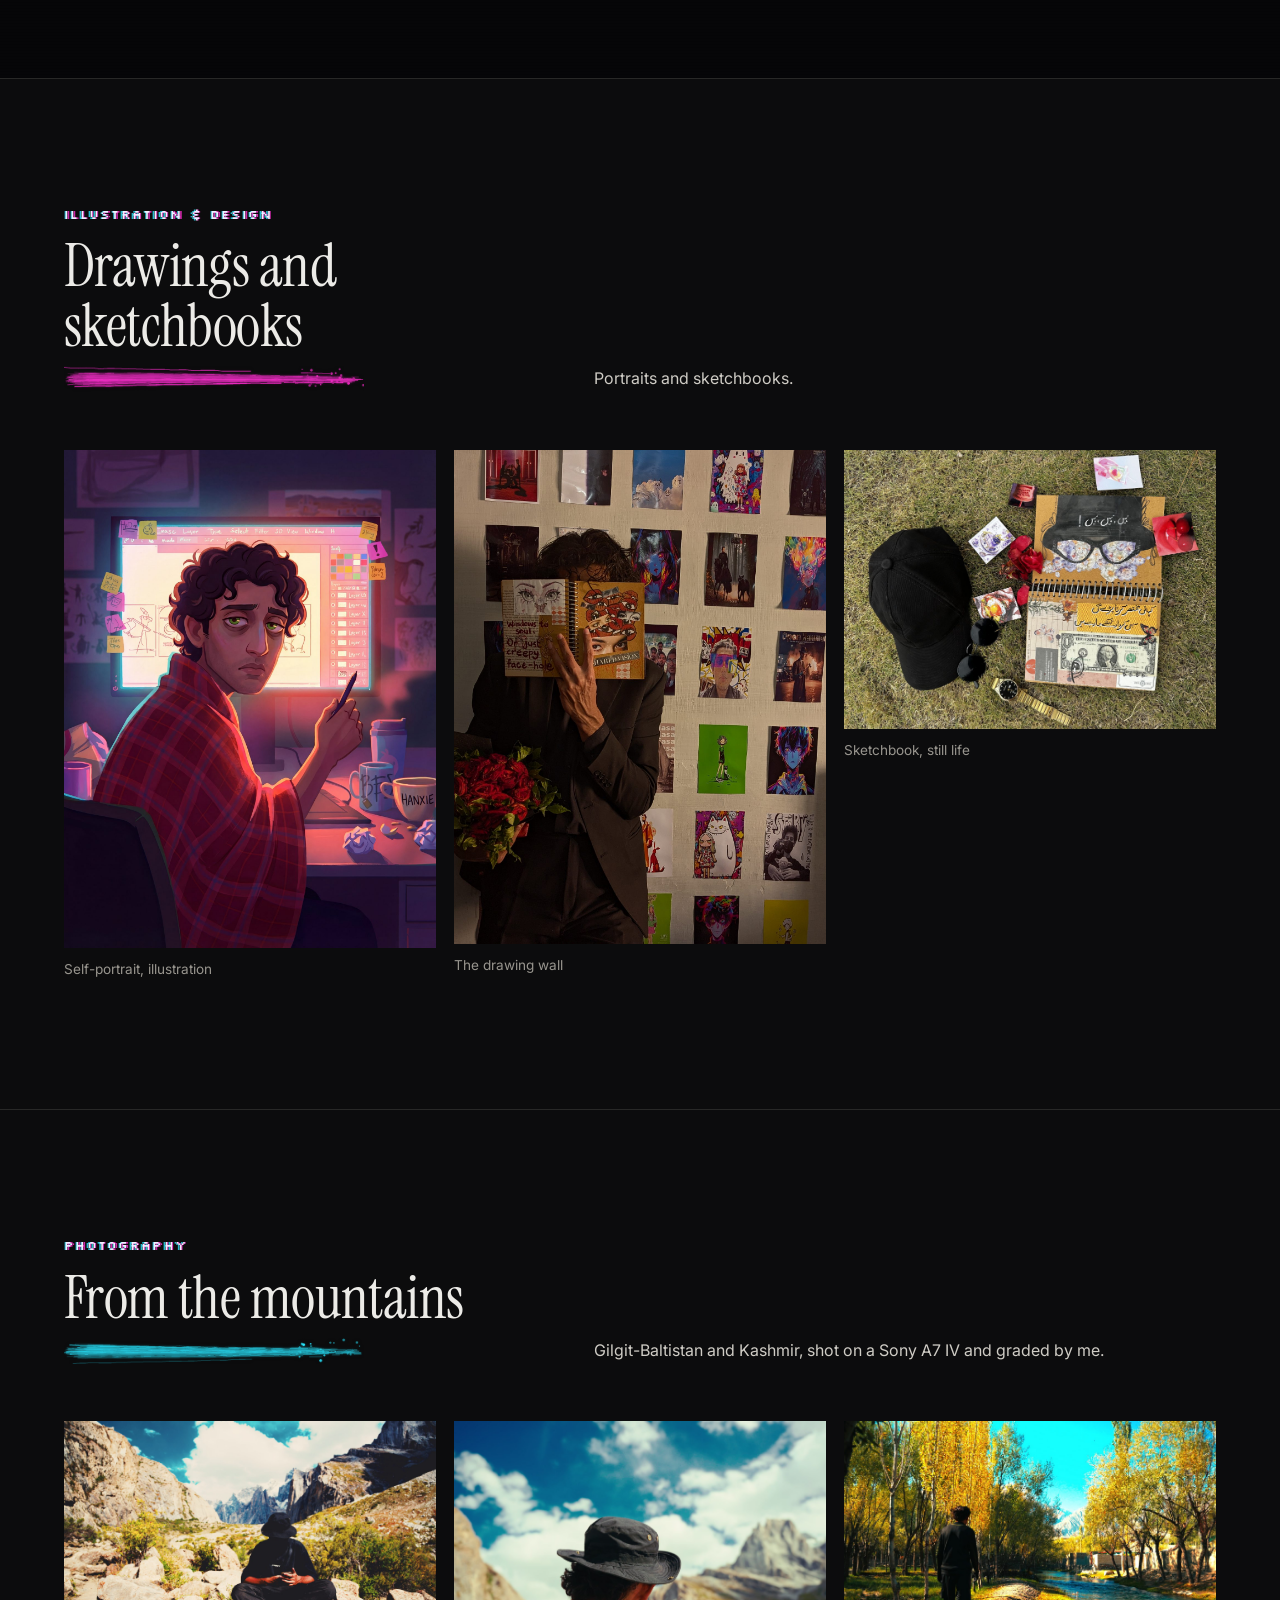
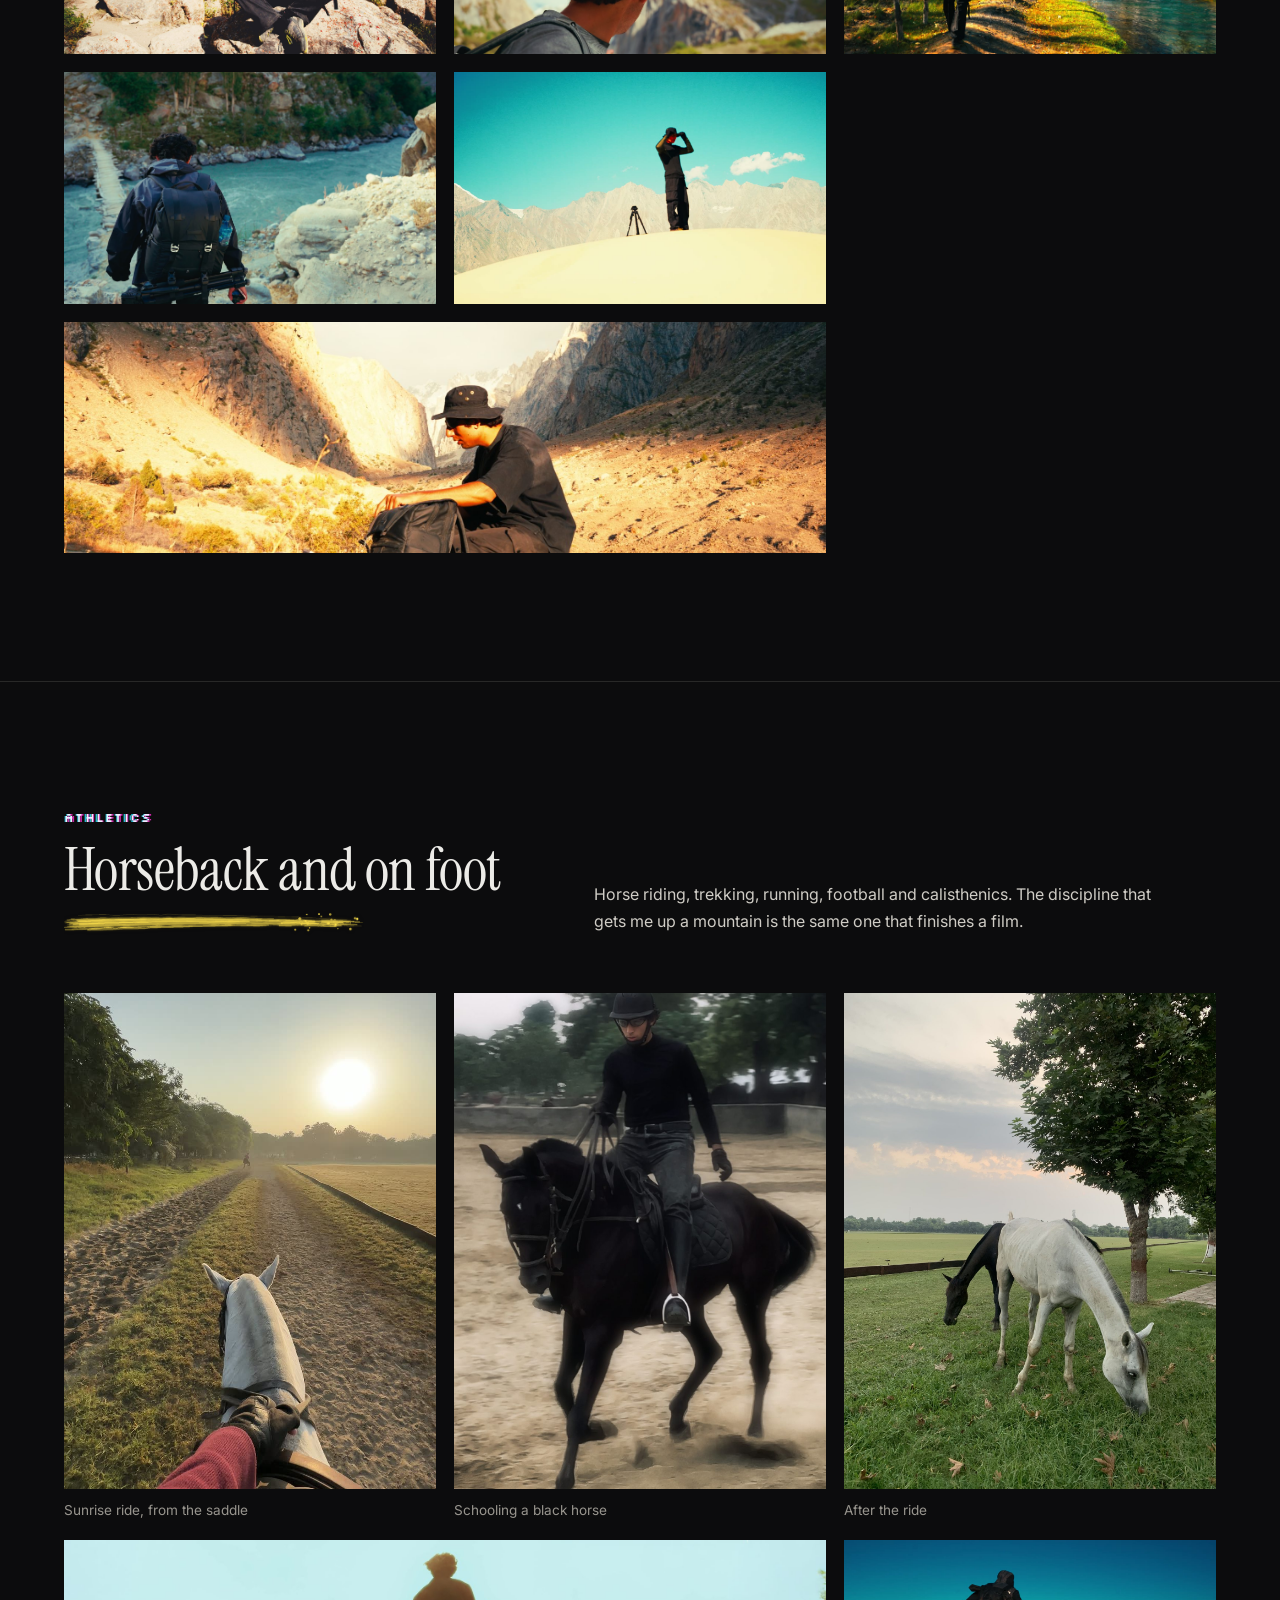
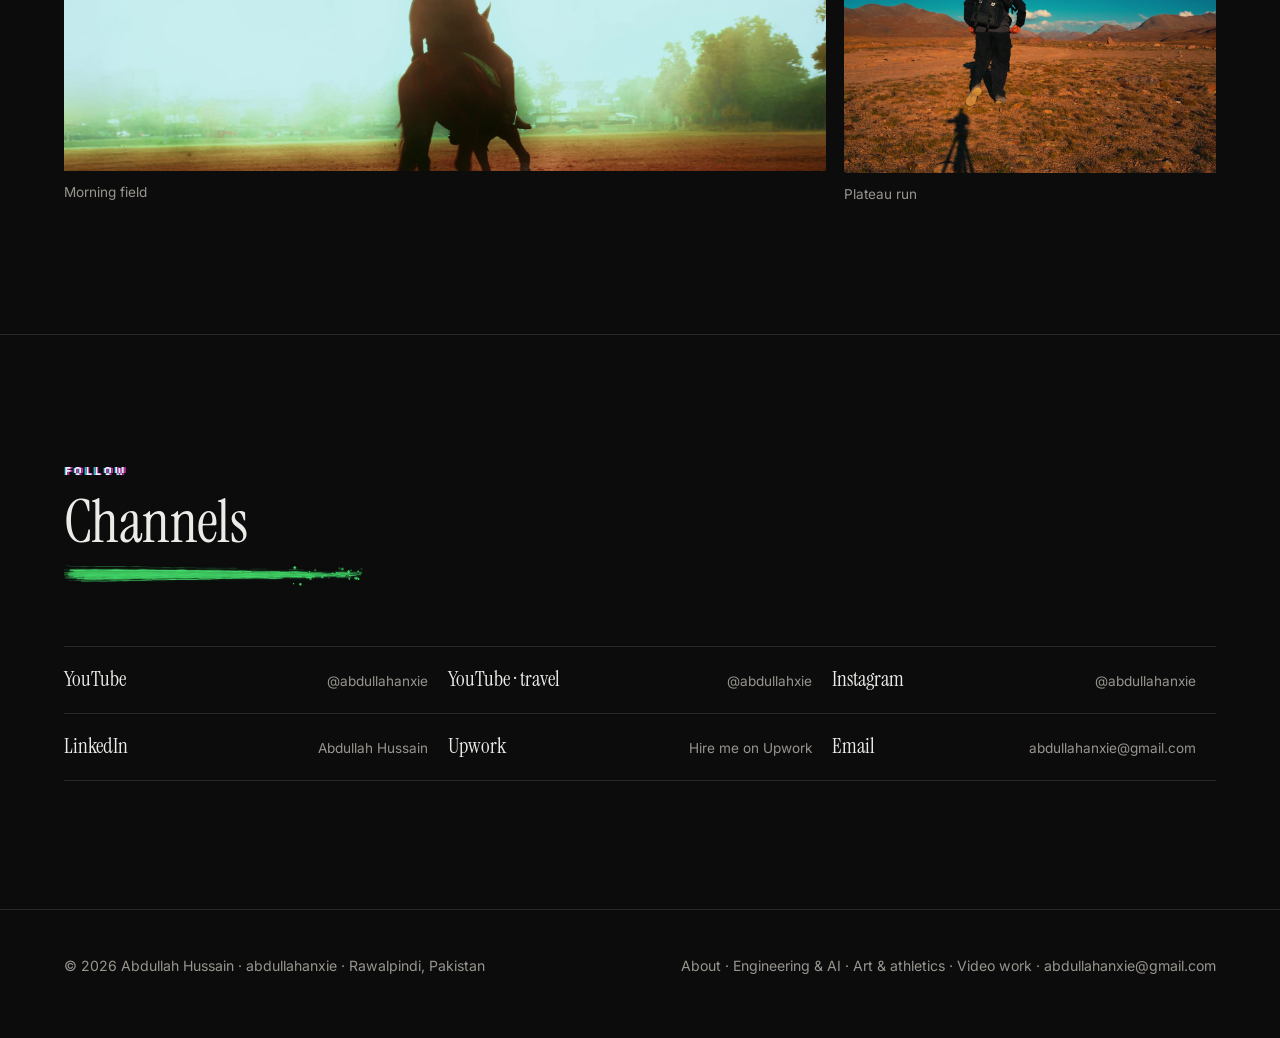
<file: art/index.html>
<!doctype html>
<html lang="en">
<head>
<meta charset="utf-8">
<meta name="viewport" content="width=device-width, initial-scale=1, viewport-fit=cover">
<title>Art &amp; Athletics | Abdullah Hussain (abdullahanxie)</title>
<meta name="description" content="The art of Abdullah Hussain (abdullahanxie): travel films, mountain photography from Gilgit-Baltistan and Kashmir, sound design and 3D, and an athlete's life of running, football, horse riding, calisthenics and trekking.">
<link rel="canonical" href="https://abdullahanxie.com/art/">
<meta name="author" content="Abdullah Hussain">
<meta property="og:type" content="website">
<meta property="og:title" content="Art & Athletics: Abdullah Hussain (abdullahanxie)">
<meta property="og:description" content="Documentary films, 3D art, sound design, and an outdoor life of running, football, horse riding, calisthenics and trekking.">
<meta property="og:url" content="https://abdullahanxie.com/art/">
<meta property="og:image" content="https://abdullahanxie.com/media/ph_lookout.jpg">
<meta name="twitter:card" content="summary_large_image">
<script type="application/ld+json">{"@context":"https://schema.org","@graph":[
{"@type":"WebPage","@id":"https://abdullahanxie.com/art/#page","url":"https://abdullahanxie.com/art/","name":"Art & athletics: Abdullah Hussain","about":{"@id":"https://abdullahanxie.com/#person"},"isPartOf":{"@id":"https://abdullahanxie.com/#site"}},
{"@type":"Person","@id":"https://abdullahanxie.com/#person","name":"Abdullah Hussain","alternateName":"abdullahanxie","url":"https://abdullahanxie.com/","jobTitle":["Filmmaker","Photographer","Sound Designer","3D Artist"],"sameAs":["https://www.linkedin.com/in/abdullah-hussain-338519252/","https://www.upwork.com/freelancers/~012626dc4179242609","https://github.com/abdullahanxie","https://www.youtube.com/@abdullahanxie","https://www.youtube.com/@abdullahxie","https://www.instagram.com/abdullahanxie/","https://arxiv.org/abs/2607.22738"],"knowsAbout":["Documentary filmmaking","Video editing","Motion graphics","Blender","Sound design","Running","Football","Horse riding","Calisthenics","Trekking"]},
{"@type":"VideoObject","name":"48 Hours in Arang Kel, Kashmir: I Escaped My 9 to 5","url":"https://youtu.be/ZOYpjid4i4M","thumbnailUrl":"https://i.ytimg.com/vi/ZOYpjid4i4M/hqdefault.jpg","uploadDate":"2026-05-02","duration":"PT9M50S","embedUrl":"https://www.youtube-nocookie.com/embed/ZOYpjid4i4M","description":"A travel film shot, edited and scored by Abdullah Hussain (abdullahanxie) in Arang Kel, Kashmir.","creator":{"@id":"https://abdullahanxie.com/#person"}}
]}</script>
<link rel="preconnect" href="https://fonts.googleapis.com">
<link rel="preconnect" href="https://fonts.gstatic.com" crossorigin>
<link rel="stylesheet" href="https://fonts.googleapis.com/css2?family=Instrument+Serif:ital@0;1&family=Inter:wght@400;500;600&family=Silkscreen:wght@400;700&display=swap">
<link rel="stylesheet" href="../assets/site.css">
<link rel="icon" href="data:image/svg+xml,%3Csvg xmlns='http://www.w3.org/2000/svg' viewBox='0 0 32 32'%3E%3Crect width='32' height='32' rx='6' fill='%230c0f12'/%3E%3Ccircle cx='16' cy='16' r='6' fill='%23f5b544'/%3E%3C/svg%3E">
<script src="../assets/app.js"></script>
<script src="../assets/art.js" defer></script>
</head>
<body>
<nav class="nav" aria-label="Site">
  <a class="brand" href="../">Abdullah Hussain</a>
  <a class="l" href="../">About</a>
  <a class="l" href="../engineering/">Engineering &amp; AI</a>
  <a class="l" href="../art/" aria-current="page">Art &amp; athletics</a>
  <a class="cta" href="../video/">Video work</a>
</nav>

<main>
  <header class="hero">
    <video src="../media/reel.mp4" poster="../media/reel.jpg" data-mobile="../media/reel_m.mp4" data-mposter="../media/reel_m.jpg" muted loop playsinline webkit-playsinline autoplay disablepictureinpicture disableremoteplayback preload="metadata" aria-hidden="true"></video>
    <div class="wrap">
      <span class="label">Art &amp; athletics</span>
      <h1 class="display" style="margin-top:14px;font-size:clamp(3rem,8vw,7.4rem)">Films, drawings<br>&amp; <em>open air.</em></h1>
    </div>
  </header>

  <section>
    <div class="wrap intro">
      <p class="statement">This is the work I make for myself, and the training that keeps me sane while I make it.</p>
      <p class="lede">Short films and travel films I shoot, edit and score. Illustration and sketchbooks. Photographs from the mountains of Pakistan. And a life outdoors: horse riding, trekking, running, football and calisthenics.</p>
    </div>
  </section>

  <section>
    <div class="wrap">
      <div class="nmpc" id="nmpc">
        <div class="nmpc-side">
          <span class="label">Leadership</span>
          <h2 style="margin-top:14px">President, NUTECH Media &amp; <em>Publicity Club</em></h2>
          <p class="lede" style="margin-top:20px">I led NMPC, the media club at NUTECH: the people behind the university's photos, films, reels and events.</p>
          <ul class="facts">
            <li><span>Role</span><span>President</span></li>
            <li><span>Club</span><span>NUTECH Media &amp; Publicity Club (NMPC)</span></li>
            <li><span>Wings</span><span>Photography, videography, reels, podcasts, e-gaming</span></li>
            <li><span>Moments</span><span>Recruitment booth, clubs' oath-taking ceremony, Game of Media, Strange Team</span></li>
          </ul>
        </div>
        <div class="nmpc-photos">
          <div class="jrow">
            <figure style="flex:1.333"><img src="../media/nf_oath.jpg" alt="Clubs and societies oath-taking ceremony at NUTECH" loading="lazy"><figcaption>Oath-taking ceremony for clubs and societies</figcaption></figure>
            <figure style="flex:.75"><img src="../media/nf_nmpc2.jpg" alt="At the NMPC recruitment booth" loading="lazy"><figcaption>Our recruitment booth</figcaption></figure>
          </div>
          <div class="jrow">
            <figure style="flex:.75"><img src="../media/nf_nmpc1.jpg" alt="With a film camera at the NMPC frame" loading="lazy"></figure>
            <figure style="flex:.75"><img src="../media/nf_nmpc3.jpg" alt="Camera in hand at the NMPC frame" loading="lazy"></figure>
            <figure style="flex:.75"><img src="../media/nf_nmpc4.jpg" alt="The NMPC booth with lights and tripods" loading="lazy"></figure>
          </div>
          <div class="jrow">
            <figure style="flex:.5625"><img src="../media/nf_throne.jpg" alt="Game of Media shoot" loading="lazy"><figcaption>Game of Media</figcaption></figure>
            <figure style="flex:1.333"><img src="../media/nf_strangeteam.jpg" alt="Strange Team poster" loading="lazy"><figcaption>Strange Team</figcaption></figure>
          </div>
        </div>
      </div>
    </div>
  </section>

  <section>
    <div class="wrap">
      <div class="sec-head"><div><span class="label">Travel film</span><h2>48 Hours in <em>Arang Kel</em></h2></div><p>Two days in a Kashmir valley. Shot, edited and scored by me.</p></div>
      <a class="yt" href="https://youtu.be/ZOYpjid4i4M" data-yt="ZOYpjid4i4M" rel="noopener" aria-label="Play 48 Hours in Arang Kel, Kashmir: I Escaped My 9 to 5"><img src="../media/pin_yt_arangkel.jpg" alt="48 Hours in Arang Kel, Kashmir: I Escaped My 9 to 5" loading="lazy"><span class="playbtn" aria-hidden="true"><svg viewBox="0 0 24 24"><path d="M8 5v14l11-7z" fill="currentColor"/></svg></span></a>
      <div class="cap"><b>48 Hours in Arang Kel, Kashmir: I Escaped My 9 to 5</b><span><a href="https://www.youtube.com/@abdullahxie" rel="me noopener">@abdullahxie on YouTube</a></span></div>
    </div>
  </section>


  <section class="band" id="motion" aria-label="Motion design">
    <canvas class="burst" data-seed="23" data-n="420" aria-hidden="true"></canvas>
    <div class="wrap">
      <div class="sec-head"><div><span class="label">Motion design</span><h2>Neon <em>experiments</em></h2></div><p>Visual tests for my channel: pixel-game type, paint explosions, a hand-drawn anime figure and real 3D objects, all built in code with Three.js and scored with original sound.</p></div>
      <div class="grid g2">
        <figure><div class="frame vt"><video src="../media/vt_proof.mp4" poster="../media/vt_proof.jpg" muted loop playsinline webkit-playsinline autoplay preload="metadata"></video><button class="snd" type="button" data-sound>SOUND ON</button></div><figcaption>Visual Test 02 · Proof</figcaption></figure>
        <figure><div class="frame vt"><video src="../media/vt_gameboy.mp4" poster="../media/vt_gameboy.jpg" muted loop playsinline webkit-playsinline autoplay preload="metadata"></video><button class="snd" type="button" data-sound>SOUND ON</button></div><figcaption>Visual Test 03 · The Game Boy that wouldn't die</figcaption></figure>
      </div>
    </div>
  </section>

  <section>
    <div class="wrap">
      <div class="sec-head"><div><span class="label">Illustration &amp; design</span><h2>Drawings and sketchbooks</h2></div><p>Portraits and sketchbooks.</p></div>
      <div class="masonry">
        <figure><img src="../media/nf_illustration.jpg" alt="Illustrated self-portrait at a desk" loading="lazy"><figcaption>Self-portrait, illustration</figcaption></figure>
        <figure><img src="../media/nf_artwall.jpg" alt="Holding a sketchbook in front of a wall of drawings" loading="lazy"><figcaption>The drawing wall</figcaption></figure>
        <figure><img src="../media/nf_flatlay.jpg" alt="Sketchbook flat lay with cap and sunglasses" loading="lazy"><figcaption>Sketchbook, still life</figcaption></figure>
      </div>
    </div>
  </section>

  <section>
    <div class="wrap">
      <div class="sec-head"><div><span class="label">Photography</span><h2>From the mountains</h2></div><p>Gilgit-Baltistan and Kashmir, shot on a Sony A7 IV and graded by me.</p></div>
      <div class="grid g3">
        <figure><div class="frame land"><img src="../media/nf_rocks.jpg" alt="Resting on boulders below granite peaks" loading="lazy"></div></figure>
        <figure><div class="frame land"><img src="../media/nf_peaksview.jpg" alt="Looking up at the peaks" loading="lazy"></div></figure>
        <figure><div class="frame land"><img src="../media/nf_autumn.jpg" alt="Walking an autumn riverbank" loading="lazy"></div></figure>
        <figure><div class="frame land"><img src="../media/nf_riverpack.jpg" alt="Crossing a river gorge with a pack" loading="lazy"></div></figure>
        <figure><div class="frame land"><img src="../media/ph_dunetripod.jpg" alt="Filming on a sand dune with a tripod" loading="lazy"></div></figure>
        <figure class="span2"><div class="frame land"><img src="../media/nf_goldenpack.jpg" alt="Packing up in golden light" loading="lazy"></div></figure>
      </div>
    </div>
  </section>

  <section id="athletics">
    <div class="wrap">
      <div class="sec-head"><div><span class="label">Athletics</span><h2>Horseback and on foot</h2></div><p>Horse riding, trekking, running, football and calisthenics. The discipline that gets me up a mountain is the same one that finishes a film.</p></div>
      <div class="grid g3">
        <figure><div class="frame tall"><video src="../media/nf_horse_pov.mp4" poster="../media/nf_horse_pov.jpg" muted loop playsinline webkit-playsinline autoplay disablepictureinpicture preload="metadata" aria-label="Riding at sunrise, seen from the saddle"></video></div><figcaption>Sunrise ride, from the saddle</figcaption></figure>
        <figure><div class="frame tall"><img src="../media/nf_horse_black.jpg" alt="Riding a black horse" loading="lazy"></div><figcaption>Schooling a black horse</figcaption></figure>
        <figure><div class="frame tall"><img src="../media/nf_horse_grazing.jpg" alt="A grey horse grazing" loading="lazy"></div><figcaption>After the ride</figcaption></figure>
        <figure class="span2"><div class="frame land"><img src="../media/nf_horse_sil2.jpg" alt="Riding across a misty field" loading="lazy"></div><figcaption>Morning field</figcaption></figure>
        <figure><div class="frame land"><img src="../media/ph_plateaurun.jpg" alt="Running across a high plateau" loading="lazy"></div><figcaption>Plateau run</figcaption></figure>
      </div>
    </div>
  </section>

  <section>
    <div class="wrap">
      <div class="sec-head"><div><span class="label">Follow</span><h2>Channels</h2></div></div>
      <div class="links">
        <a href="https://www.youtube.com/@abdullahanxie" rel="me noopener"><b>YouTube</b><span>@abdullahanxie</span></a>
        <a href="https://www.youtube.com/@abdullahxie" rel="me noopener"><b>YouTube · travel</b><span>@abdullahxie</span></a>
        <a href="https://www.instagram.com/abdullahanxie/" rel="me noopener"><b>Instagram</b><span>@abdullahanxie</span></a>
        <a href="https://www.linkedin.com/in/abdullah-hussain-338519252/" rel="me noopener"><b>LinkedIn</b><span>Abdullah Hussain</span></a>
        <a href="https://www.upwork.com/freelancers/~012626dc4179242609" rel="me noopener"><b>Upwork</b><span>Hire me on Upwork</span></a>
        <a href="mailto:abdullahanxie@gmail.com"><b>Email</b><span>abdullahanxie@gmail.com</span></a>
      </div>
    </div>
  </section>
</main>

<footer>
  <div class="wrap">
    <span>© 2026 Abdullah Hussain · abdullahanxie · Rawalpindi, Pakistan</span>
    <span><a href="../">About</a> · <a href="../engineering/">Engineering &amp; AI</a> · <a href="../art/">Art &amp; athletics</a> · <a href="../video/">Video work</a> · <a href="mailto:abdullahanxie@gmail.com">abdullahanxie@gmail.com</a></span>
  </div>
</footer>
<script>
document.querySelectorAll("a.yt[data-yt]").forEach(a => a.addEventListener("click", e => {
  e.preventDefault();
  const f = document.createElement("iframe");
  f.className = "ytf"; f.src = "https://www.youtube-nocookie.com/embed/" + a.dataset.yt + "?autoplay=1&rel=0";
  f.title = a.getAttribute("aria-label"); f.allow = "autoplay; encrypted-media; picture-in-picture; fullscreen"; f.allowFullscreen = true;
  a.replaceWith(f);
}));
(() => {
  const phone = matchMedia("(max-width: 760px)").matches;
  const vids = [...document.querySelectorAll("video[autoplay]")];
  vids.forEach(v => {
    if (phone && v.dataset.mobile) { v.poster = v.dataset.mposter || v.poster; v.src = v.dataset.mobile; }
    v.muted = true; v.defaultMuted = true; v.playsInline = true;
    const p = v.play(); if (p) p.then(() => v.classList.remove("noplay")).catch(() => v.classList.add("noplay"));
  });
  const retry = () => vids.forEach(v => { if (v.paused) v.play().then(() => v.classList.remove("noplay")).catch(() => {}); });
  addEventListener("touchstart", retry, { once: true, passive: true });
  addEventListener("scroll", retry, { once: true, passive: true });
  document.addEventListener("visibilitychange", () => { if (!document.hidden) retry(); });
})();
</script>
</body>
</html>
</file>
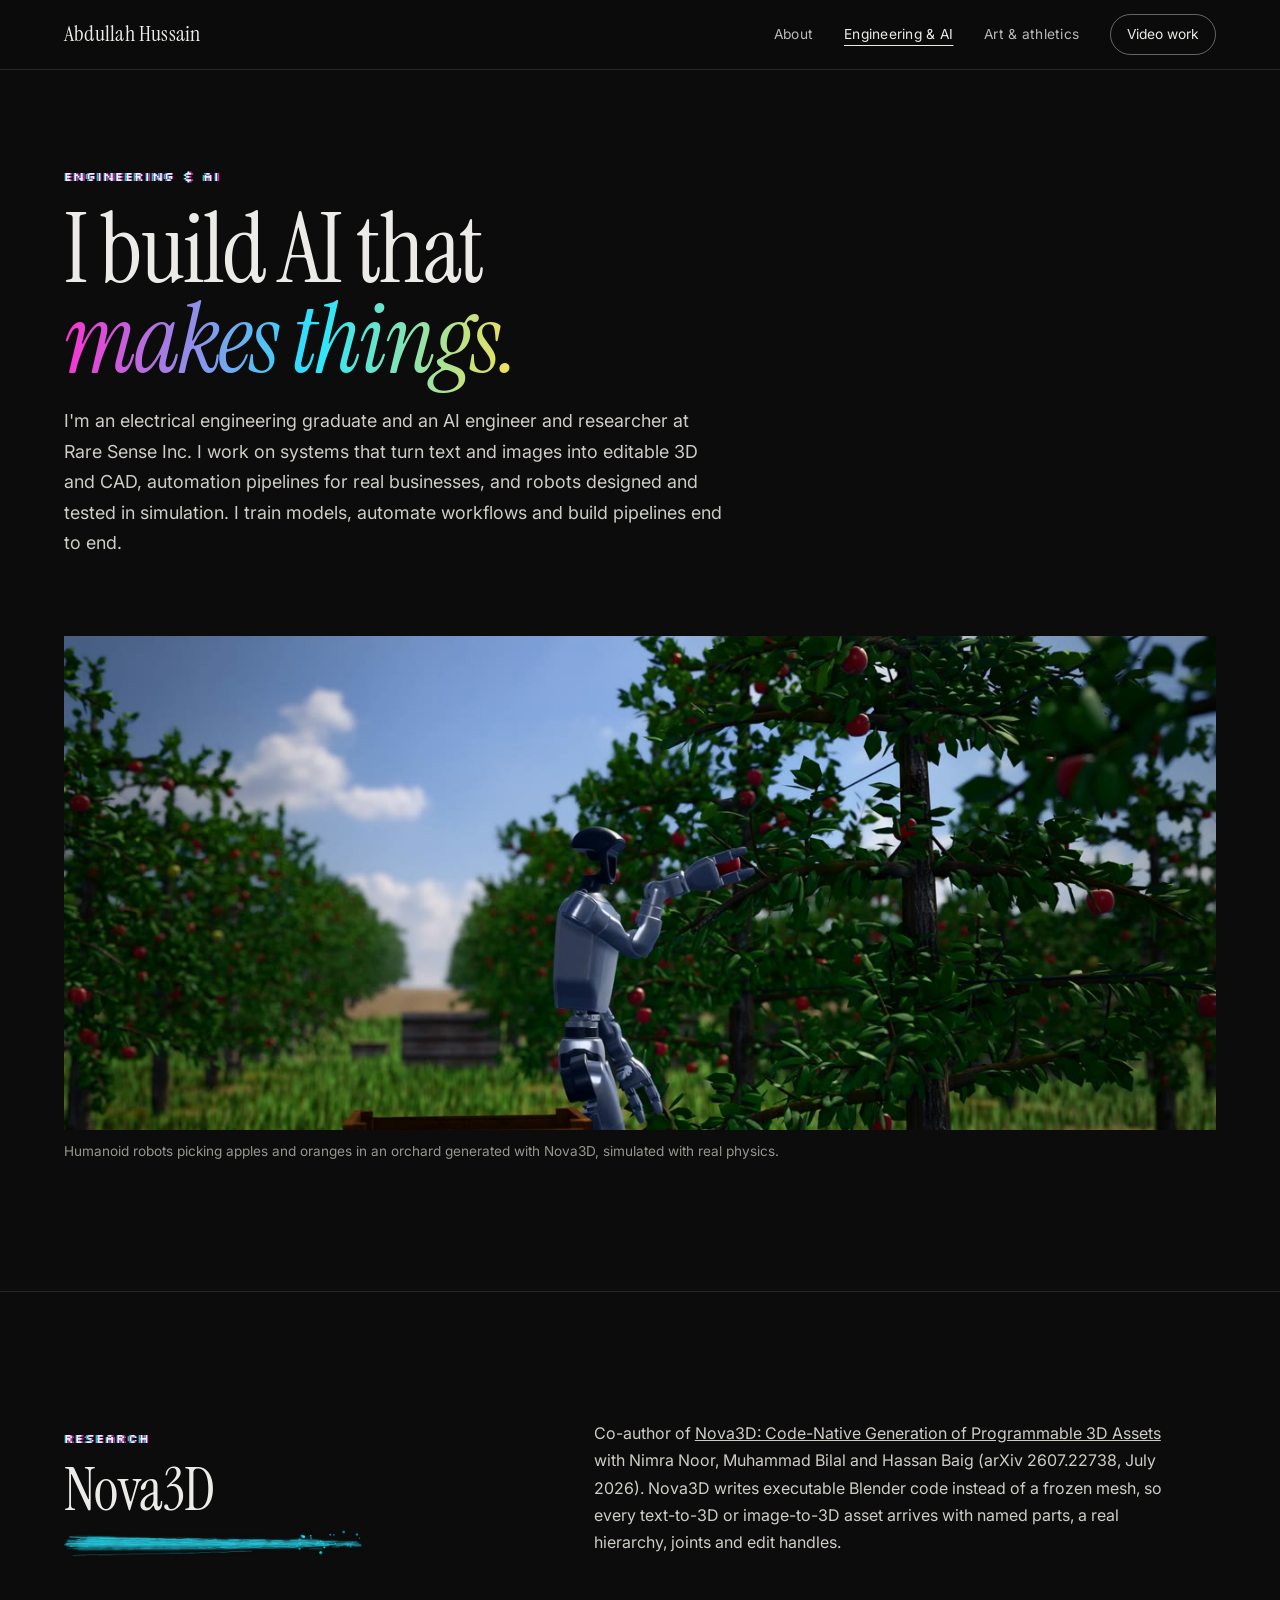
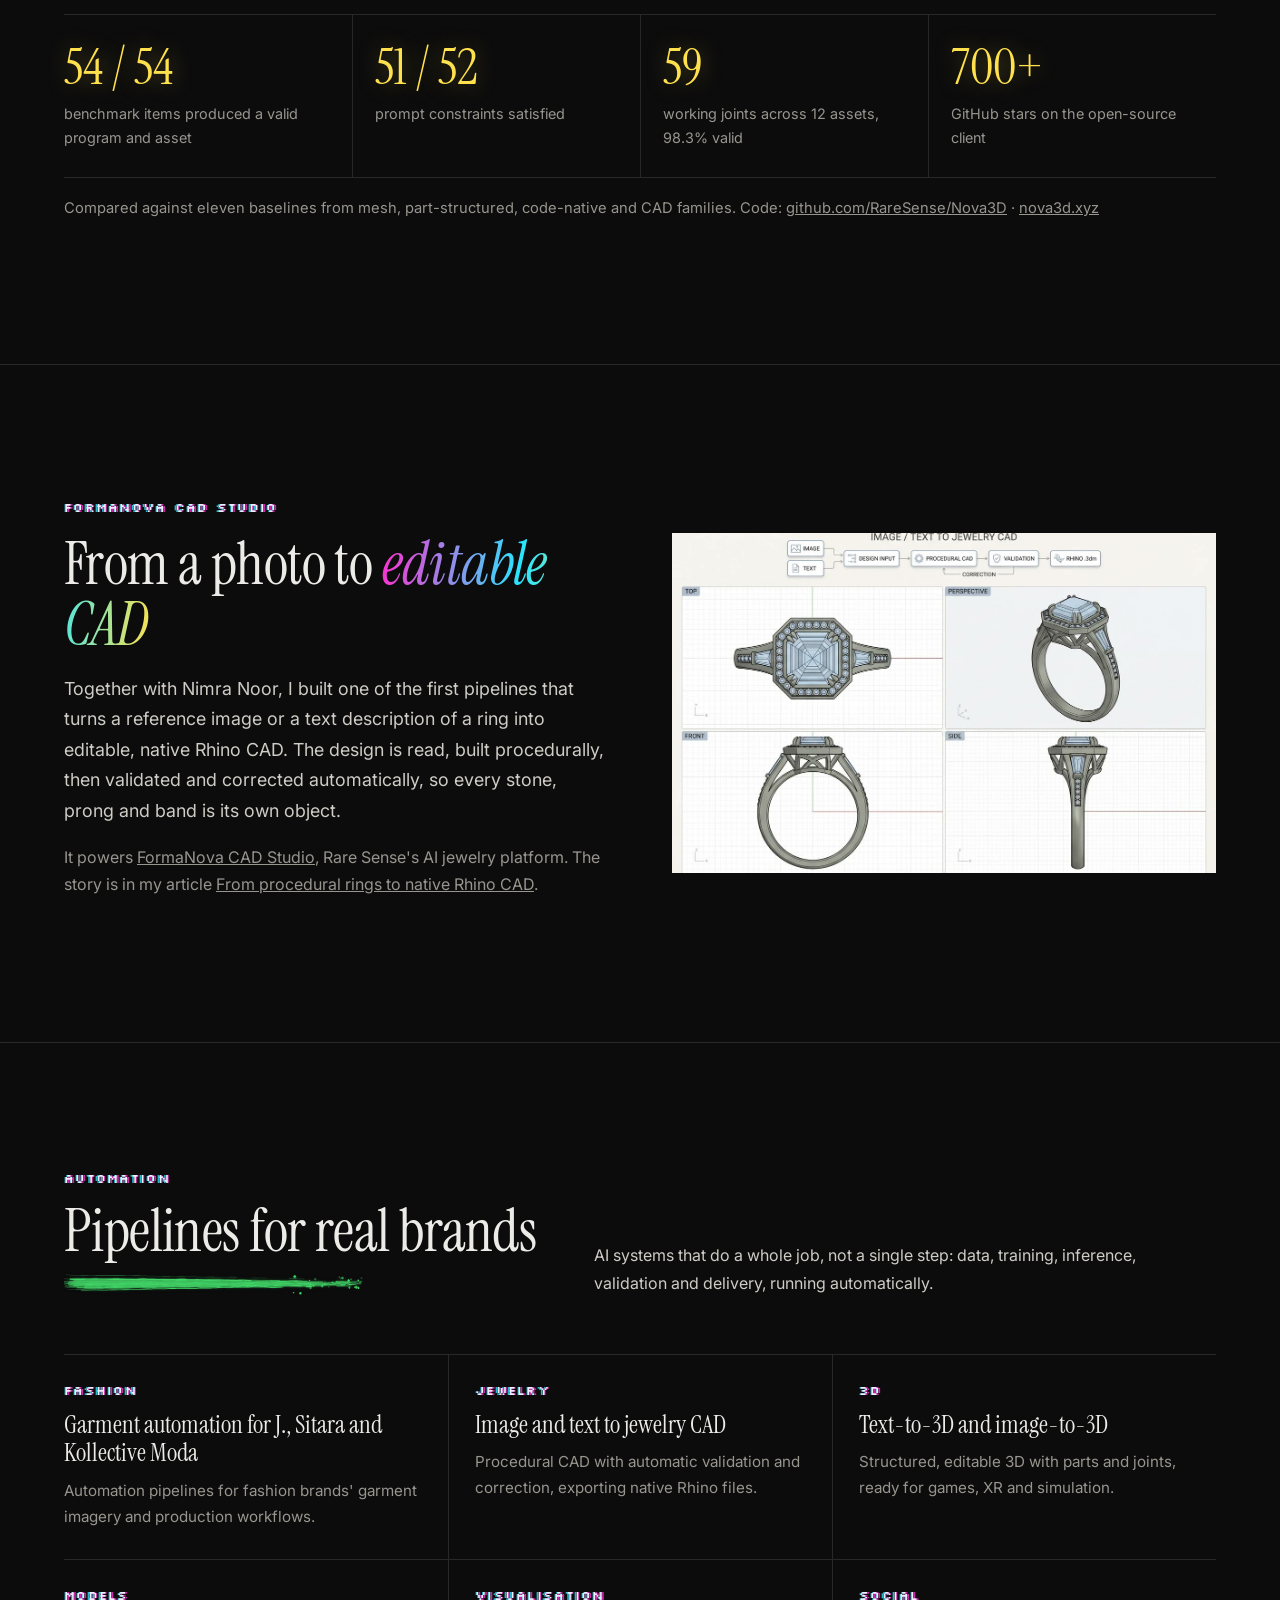
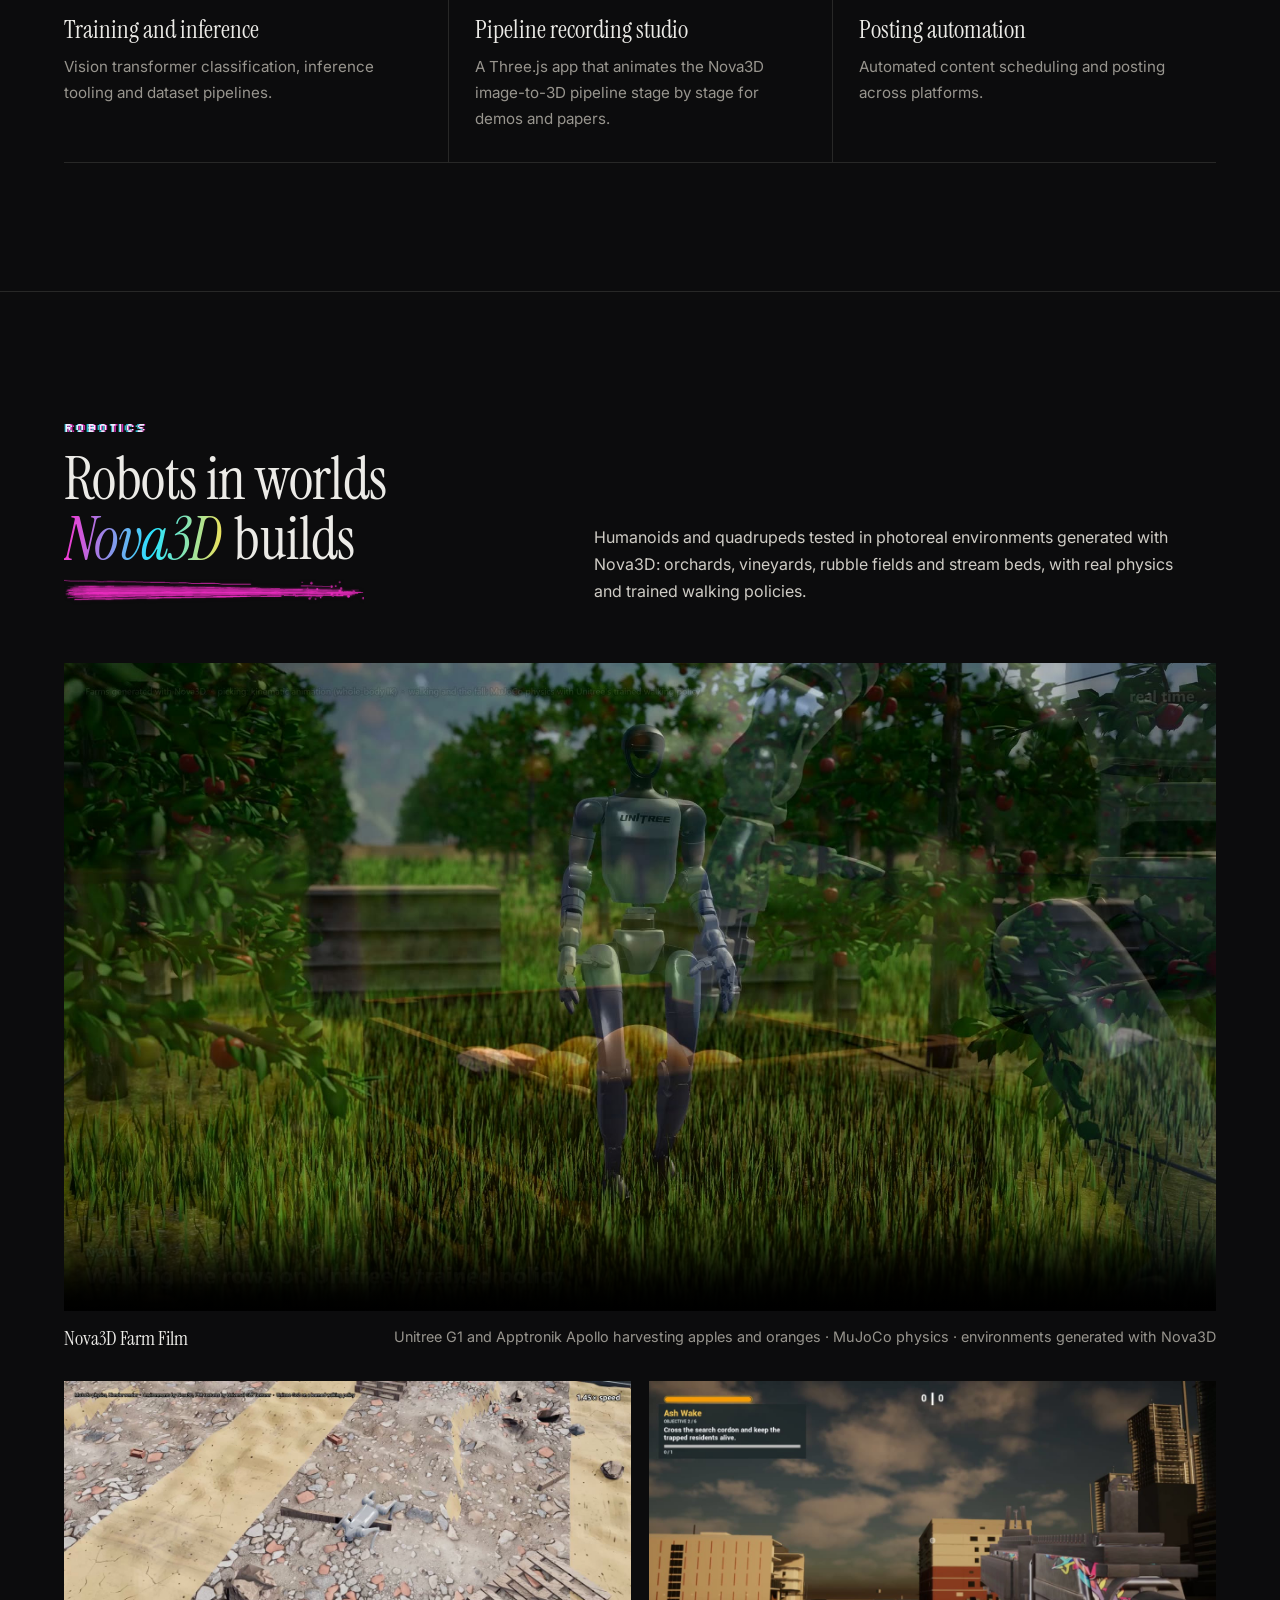
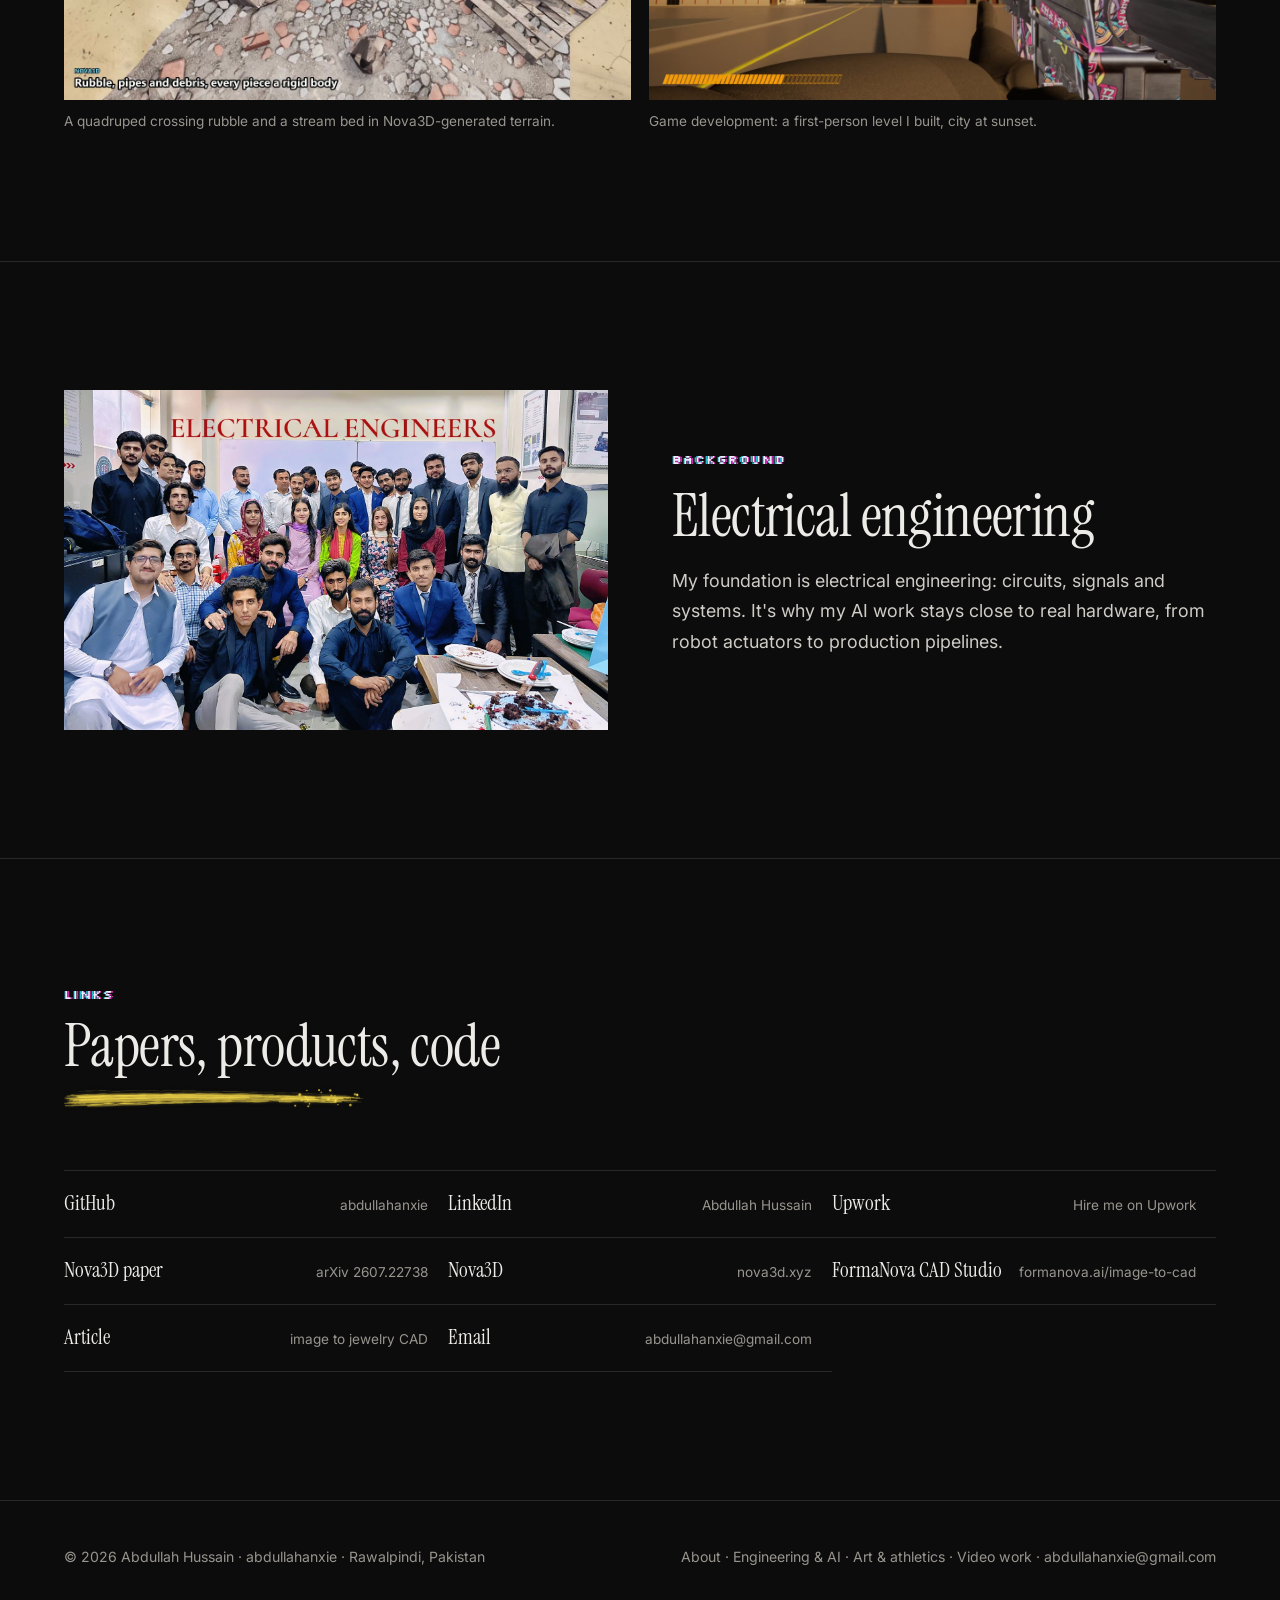
<file: engineering/index.html>
<!doctype html>
<html lang="en">
<head>
<meta charset="utf-8">
<meta name="viewport" content="width=device-width, initial-scale=1, viewport-fit=cover">
<title>Engineering &amp; AI | Abdullah Hussain (abdullahanxie)</title>
<meta name="description" content="AI and engineering work by Abdullah Hussain (abdullahanxie): Nova3D code-native 3D generation (arXiv 2607.22738), FormaNova image and text to editable jewelry CAD, AI automation pipelines for fashion brands, humanoid robot design and MuJoCo robot simulation.">
<link rel="canonical" href="https://abdullahanxie.com/engineering/">
<meta name="author" content="Abdullah Hussain">
<meta property="og:type" content="website">
<meta property="og:title" content="Engineering & AI: Abdullah Hussain (abdullahanxie)">
<meta property="og:description" content="Nova3D, FormaNova, image/text to CAD, AI automation pipelines and robotics.">
<meta property="og:url" content="https://abdullahanxie.com/engineering/">
<meta property="og:image" content="https://abdullahanxie.com/media/eng_farm.jpg">
<meta name="twitter:card" content="summary_large_image">
<script type="application/ld+json">{"@context":"https://schema.org","@graph":[
{"@type":"WebPage","@id":"https://abdullahanxie.com/engineering/#page","url":"https://abdullahanxie.com/engineering/","name":"Engineering & AI work by Abdullah Hussain","about":{"@id":"https://abdullahanxie.com/#person"},"isPartOf":{"@id":"https://abdullahanxie.com/#site"}},
{"@type":"Person","@id":"https://abdullahanxie.com/#person","name":"Abdullah Hussain","alternateName":"abdullahanxie","url":"https://abdullahanxie.com/","jobTitle":"AI Engineer and Researcher","sameAs":["https://www.linkedin.com/in/abdullah-hussain-338519252/","https://www.upwork.com/freelancers/~012626dc4179242609","https://github.com/abdullahanxie","https://www.youtube.com/@abdullahanxie","https://www.youtube.com/@abdullahxie","https://www.instagram.com/abdullahanxie/","https://arxiv.org/abs/2607.22738"],"worksFor":{"@type":"Organization","name":"Rare Sense Inc"}},
{"@type":"ScholarlyArticle","@id":"https://arxiv.org/abs/2607.22738","headline":"Nova3D: Code-Native Generation of Programmable 3D Assets","url":"https://arxiv.org/abs/2607.22738","datePublished":"2026-07-22","author":[{"@type":"Person","name":"Nimra Noor"},{"@type":"Person","name":"Muhammad Bilal"},{"@id":"https://abdullahanxie.com/#person"},{"@type":"Person","name":"Hassan Baig"}],"about":["Text-to-3D","Image-to-3D","Generative 3D","Procedural modeling"]},
{"@type":"SoftwareApplication","name":"Nova3D","url":"https://nova3d.xyz/","applicationCategory":"DesignApplication","description":"Editable, part-aware 3D generation from text or reference images.","sameAs":"https://github.com/RareSense/Nova3D"},
{"@type":"SoftwareApplication","name":"FormaNova CAD Studio","url":"https://formanova.ai/image-to-cad","applicationCategory":"DesignApplication","description":"AI jewelry photoshoot studio and CAD generator."},
{"@type":"VideoObject","name":"Nova3D Farm Film","description":"Humanoid robots (Unitree G1, Apptronik Apollo) harvesting apples and oranges in orchards generated with Nova3D, simulated with MuJoCo physics.","thumbnailUrl":"https://abdullahanxie.com/media/eng_farm.jpg","contentUrl":"https://abdullahanxie.com/media/eng_farm.mp4","uploadDate":"2026-10-11","duration":"PT41S"}
]}</script>
<link rel="preconnect" href="https://fonts.googleapis.com">
<link rel="preconnect" href="https://fonts.gstatic.com" crossorigin>
<link rel="stylesheet" href="https://fonts.googleapis.com/css2?family=Instrument+Serif:ital@0;1&family=Inter:wght@400;500;600&family=Silkscreen:wght@400;700&display=swap">
<link rel="stylesheet" href="../assets/site.css">
<link rel="icon" href="data:image/svg+xml,%3Csvg xmlns='http://www.w3.org/2000/svg' viewBox='0 0 32 32'%3E%3Crect width='32' height='32' rx='6' fill='%230c0f12'/%3E%3Ccircle cx='16' cy='16' r='6' fill='%23f5b544'/%3E%3C/svg%3E">
<script src="../assets/app.js"></script>
<script src="../assets/art.js" defer></script>
</head>
<body>
<nav class="nav" aria-label="Site">
  <a class="brand" href="../">Abdullah Hussain</a>
  <a class="l" href="../">About</a>
  <a class="l" href="../engineering/" aria-current="page">Engineering &amp; AI</a>
  <a class="l" href="../art/">Art &amp; athletics</a>
  <a class="cta" href="../video/">Video work</a>
</nav>

<main>
  <header class="page-head">
    <div class="wrap">
      <span class="label">Engineering &amp; AI</span>
      <h1 class="display" style="margin-top:16px;font-size:clamp(3rem,7.6vw,6.6rem)">I build AI that<br><em>makes things.</em></h1>
      <p class="lede">I'm an electrical engineering graduate and an AI engineer and researcher at Rare Sense Inc. I work on systems that turn text and images into editable 3D and CAD, automation pipelines for real businesses, and robots designed and tested in simulation. I train models, automate workflows and build pipelines end to end.</p>
    </div>
  </header>

  <section class="wide" style="padding-top:0">
    <div class="wrap">
      <figure><div class="frame "><video src="../media/eng_farm_loop.mp4" poster="../media/eng_farm_loop.jpg" muted loop playsinline webkit-playsinline autoplay disablepictureinpicture preload="metadata" aria-label="Humanoid robots harvesting in a Nova3D orchard"></video></div><figcaption>Humanoid robots picking apples and oranges in an orchard generated with Nova3D, simulated with real physics.</figcaption></figure>
    </div>
  </section>

  <section id="nova3d">
    <div class="wrap">
      <div class="sec-head"><div><span class="label">Research</span><h2>Nova3D</h2></div><p>Co-author of <a href="https://arxiv.org/abs/2607.22738" rel="noopener" style="text-decoration:underline">Nova3D: Code-Native Generation of Programmable 3D Assets</a> with Nimra Noor, Muhammad Bilal and Hassan Baig (arXiv 2607.22738, July 2026). Nova3D writes executable Blender code instead of a frozen mesh, so every text-to-3D or image-to-3D asset arrives with named parts, a real hierarchy, joints and edit handles.</p></div>
      <div class="stats">
        <div class="stat"><b>54 / 54</b><span>benchmark items produced a valid program and asset</span></div>
        <div class="stat"><b>51 / 52</b><span>prompt constraints satisfied</span></div>
        <div class="stat"><b>59</b><span>working joints across 12 assets, 98.3% valid</span></div>
        <div class="stat"><b>700+</b><span>GitHub stars on the open-source client</span></div>
      </div>
      <p class="muted" style="margin-top:18px;font-size:.92rem">Compared against eleven baselines from mesh, part-structured, code-native and CAD families. Code: <a href="https://github.com/RareSense/Nova3D" rel="noopener" style="text-decoration:underline">github.com/RareSense/Nova3D</a> · <a href="https://nova3d.xyz/" rel="noopener" style="text-decoration:underline">nova3d.xyz</a></p>
    </div>
  </section>

  <section id="cad">
    <div class="wrap split">
      <div>
        <span class="label">FormaNova CAD Studio</span>
        <h2 style="margin-top:14px">From a photo to <em>editable CAD</em></h2>
        <p class="lede" style="margin-top:20px">Together with Nimra Noor, I built one of the first pipelines that turns a reference image or a text description of a ring into editable, native Rhino CAD. The design is read, built procedurally, then validated and corrected automatically, so every stone, prong and band is its own object.</p>
        <p class="muted">It powers <a href="https://formanova.ai/image-to-cad" rel="noopener" style="text-decoration:underline">FormaNova CAD Studio</a>, Rare Sense's AI jewelry platform. The story is in my article <a href="https://abdullahanxie.github.io/procedural-rhino-jewelry/" rel="noopener" style="text-decoration:underline">From procedural rings to native Rhino CAD</a>.</p>
      </div>
      <figure><div class="frame land"><img src="../media/eng_ring.jpg" alt="Ring generated as editable Rhino CAD in four views" loading="lazy"></div></figure>
    </div>
  </section>

  <section id="automation">
    <div class="wrap">
      <div class="sec-head"><div><span class="label">Automation</span><h2>Pipelines for real brands</h2></div><p>AI systems that do a whole job, not a single step: data, training, inference, validation and delivery, running automatically.</p></div>
      <div class="cards">
        <div><span class="label">Fashion</span><h3>Garment automation for J., Sitara and Kollective Moda</h3><p>Automation pipelines for fashion brands' garment imagery and production workflows.</p></div>
        <div><span class="label">Jewelry</span><h3>Image and text to jewelry CAD</h3><p>Procedural CAD with automatic validation and correction, exporting native Rhino files.</p></div>
        <div><span class="label">3D</span><h3>Text-to-3D and image-to-3D</h3><p>Structured, editable 3D with parts and joints, ready for games, XR and simulation.</p></div>
        <div><span class="label">Models</span><h3>Training and inference</h3><p>Vision transformer classification, inference tooling and dataset pipelines.</p></div>
        <div><span class="label">Visualisation</span><h3>Pipeline recording studio</h3><p>A Three.js app that animates the Nova3D image-to-3D pipeline stage by stage for demos and papers.</p></div>
        <div><span class="label">Social</span><h3>Posting automation</h3><p>Automated content scheduling and posting across platforms.</p></div>
      </div>
    </div>
  </section>

  <section id="robotics">
    <div class="wrap">
      <div class="sec-head"><div><span class="label">Robotics</span><h2>Robots in worlds <em>Nova3D</em> builds</h2></div><p>Humanoids and quadrupeds tested in photoreal environments generated with Nova3D: orchards, vineyards, rubble fields and stream beds, with real physics and trained walking policies.</p></div>
      <figure>
        <div class="frame cine"><video src="../media/eng_farm.mp4" poster="../media/eng_farm.jpg" controls playsinline preload="none" aria-label="Nova3D Farm Film"></video></div>
        <div class="cap"><b>Nova3D Farm Film</b><span>Unitree G1 and Apptronik Apollo harvesting apples and oranges · MuJoCo physics · environments generated with Nova3D</span></div>
      </figure>
      <div class="grid g2" style="margin-top:clamp(18px,2.4vw,30px)">
        <figure><div class="frame cine"><video src="../media/eng_dog.mp4" poster="../media/eng_dog.jpg" muted loop playsinline webkit-playsinline autoplay disablepictureinpicture preload="metadata" aria-label="Quadruped robot crossing rubble and a stream bed"></video></div><figcaption>A quadruped crossing rubble and a stream bed in Nova3D-generated terrain.</figcaption></figure>
        <figure><div class="frame cine"><video src="../media/eng_game.mp4" poster="../media/eng_game.jpg" muted loop playsinline webkit-playsinline autoplay disablepictureinpicture preload="metadata" aria-label="First-person game level at sunset"></video></div><figcaption>Game development: a first-person level I built, city at sunset.</figcaption></figure>
      </div>
    </div>
  </section>

  <section id="background">
    <div class="wrap split">
      <figure><div class="frame land"><img src="../media/nf_ee_class.jpg" alt="Electrical engineering class photo" loading="lazy"></div></figure>
      <div>
        <span class="label">Background</span>
        <h2 style="margin-top:14px">Electrical engineering</h2>
        <p class="lede" style="margin-top:20px">My foundation is electrical engineering: circuits, signals and systems. It's why my AI work stays close to real hardware, from robot actuators to production pipelines.</p>
      </div>
    </div>
  </section>

  <section>
    <div class="wrap">
      <div class="sec-head"><div><span class="label">Links</span><h2>Papers, products, code</h2></div></div>
      <div class="links">
        <a href="https://github.com/abdullahanxie" rel="me noopener"><b>GitHub</b><span>abdullahanxie</span></a>
        <a href="https://www.linkedin.com/in/abdullah-hussain-338519252/" rel="me noopener"><b>LinkedIn</b><span>Abdullah Hussain</span></a>
        <a href="https://www.upwork.com/freelancers/~012626dc4179242609" rel="me noopener"><b>Upwork</b><span>Hire me on Upwork</span></a>
        <a href="https://arxiv.org/abs/2607.22738" rel="noopener"><b>Nova3D paper</b><span>arXiv 2607.22738</span></a>
        <a href="https://nova3d.xyz/" rel="noopener"><b>Nova3D</b><span>nova3d.xyz</span></a>
        <a href="https://formanova.ai/image-to-cad" rel="noopener"><b>FormaNova CAD Studio</b><span>formanova.ai/image-to-cad</span></a>
        <a href="https://abdullahanxie.github.io/procedural-rhino-jewelry/" rel="noopener"><b>Article</b><span>image to jewelry CAD</span></a>
        <a href="mailto:abdullahanxie@gmail.com"><b>Email</b><span>abdullahanxie@gmail.com</span></a>
      </div>
    </div>
  </section>
</main>

<footer>
  <div class="wrap">
    <span>© 2026 Abdullah Hussain · abdullahanxie · Rawalpindi, Pakistan</span>
    <span><a href="../">About</a> · <a href="../engineering/">Engineering &amp; AI</a> · <a href="../art/">Art &amp; athletics</a> · <a href="../video/">Video work</a> · <a href="mailto:abdullahanxie@gmail.com">abdullahanxie@gmail.com</a></span>
  </div>
</footer>
<script>
document.querySelectorAll("a.yt[data-yt]").forEach(a => a.addEventListener("click", e => {
  e.preventDefault();
  const f = document.createElement("iframe");
  f.className = "ytf"; f.src = "https://www.youtube-nocookie.com/embed/" + a.dataset.yt + "?autoplay=1&rel=0";
  f.title = a.getAttribute("aria-label"); f.allow = "autoplay; encrypted-media; picture-in-picture; fullscreen"; f.allowFullscreen = true;
  a.replaceWith(f);
}));
(() => {
  const phone = matchMedia("(max-width: 760px)").matches;
  const vids = [...document.querySelectorAll("video[autoplay]")];
  vids.forEach(v => {
    if (phone && v.dataset.mobile) { v.poster = v.dataset.mposter || v.poster; v.src = v.dataset.mobile; }
    v.muted = true; v.defaultMuted = true; v.playsInline = true;
    const p = v.play(); if (p) p.then(() => v.classList.remove("noplay")).catch(() => v.classList.add("noplay"));
  });
  const retry = () => vids.forEach(v => { if (v.paused) v.play().then(() => v.classList.remove("noplay")).catch(() => {}); });
  addEventListener("touchstart", retry, { once: true, passive: true });
  addEventListener("scroll", retry, { once: true, passive: true });
  document.addEventListener("visibilitychange", () => { if (!document.hidden) retry(); });
})();
</script>
</body>
</html>
</file>
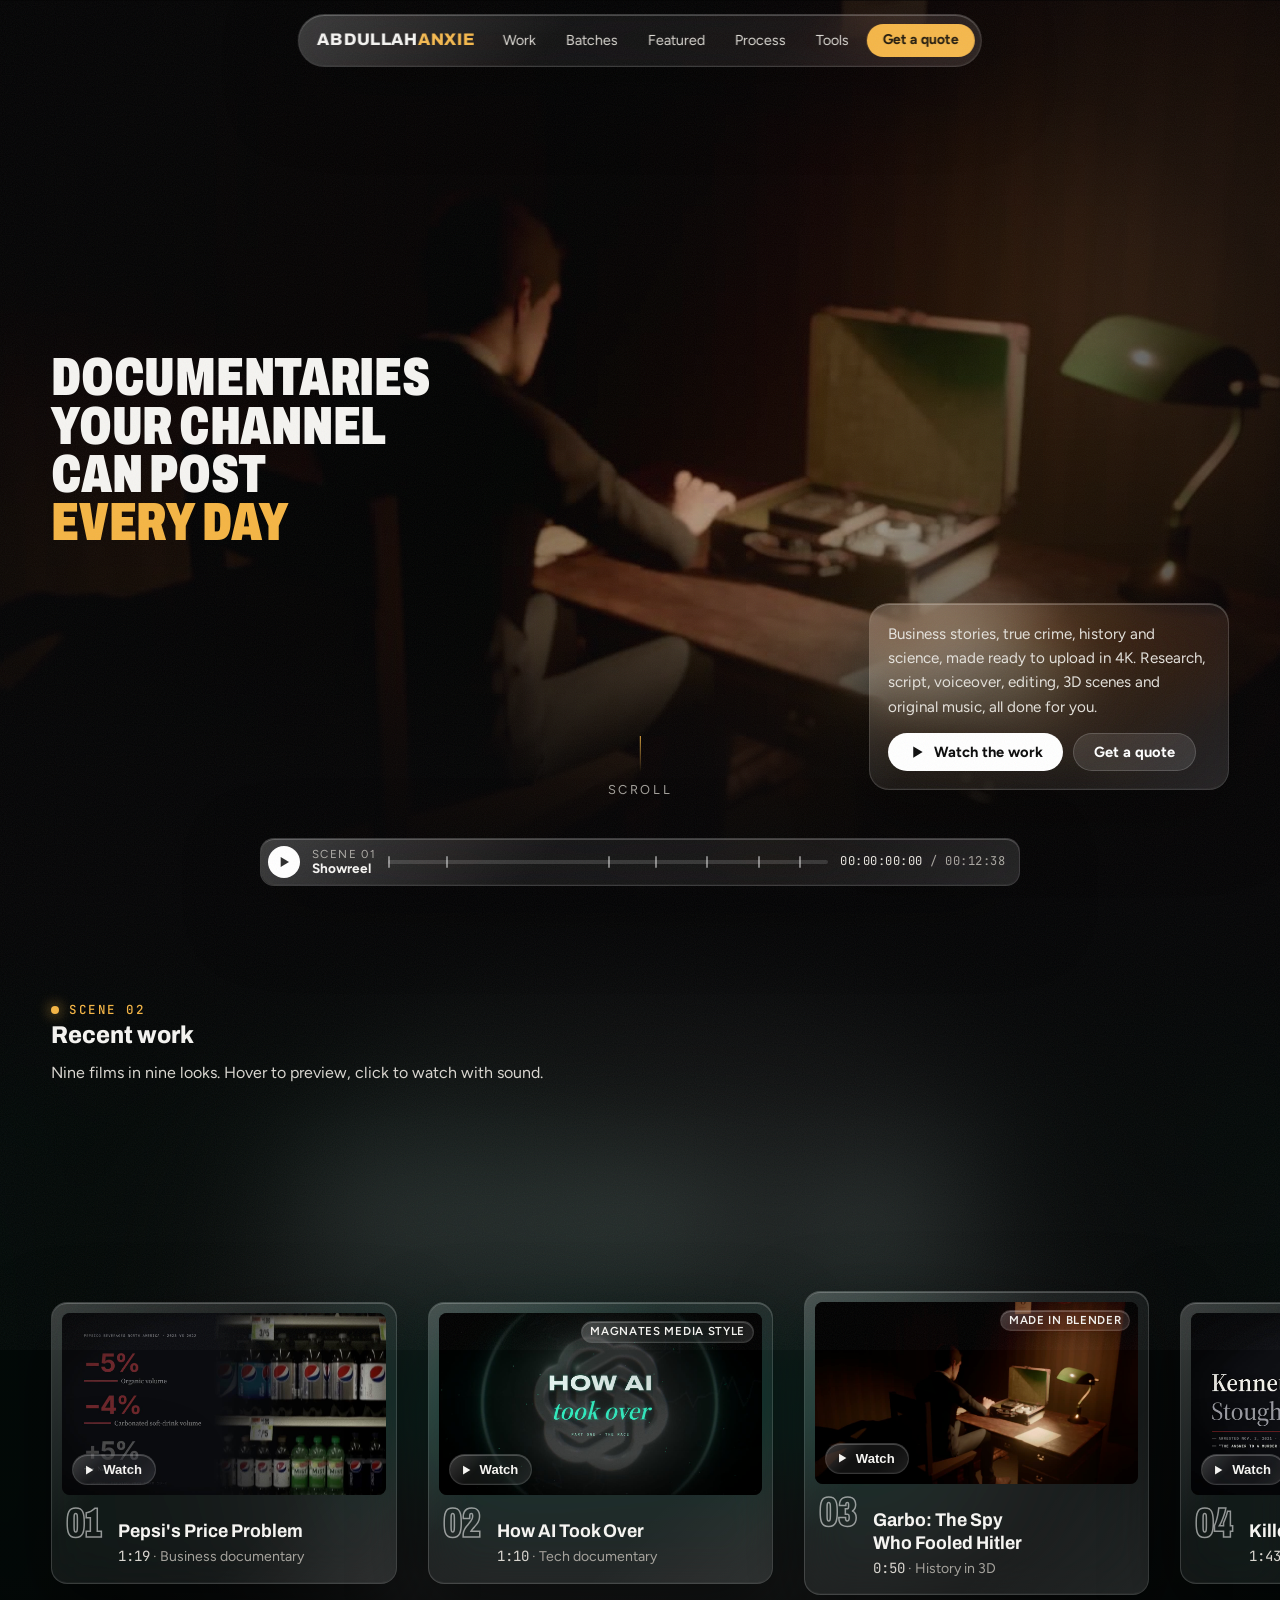
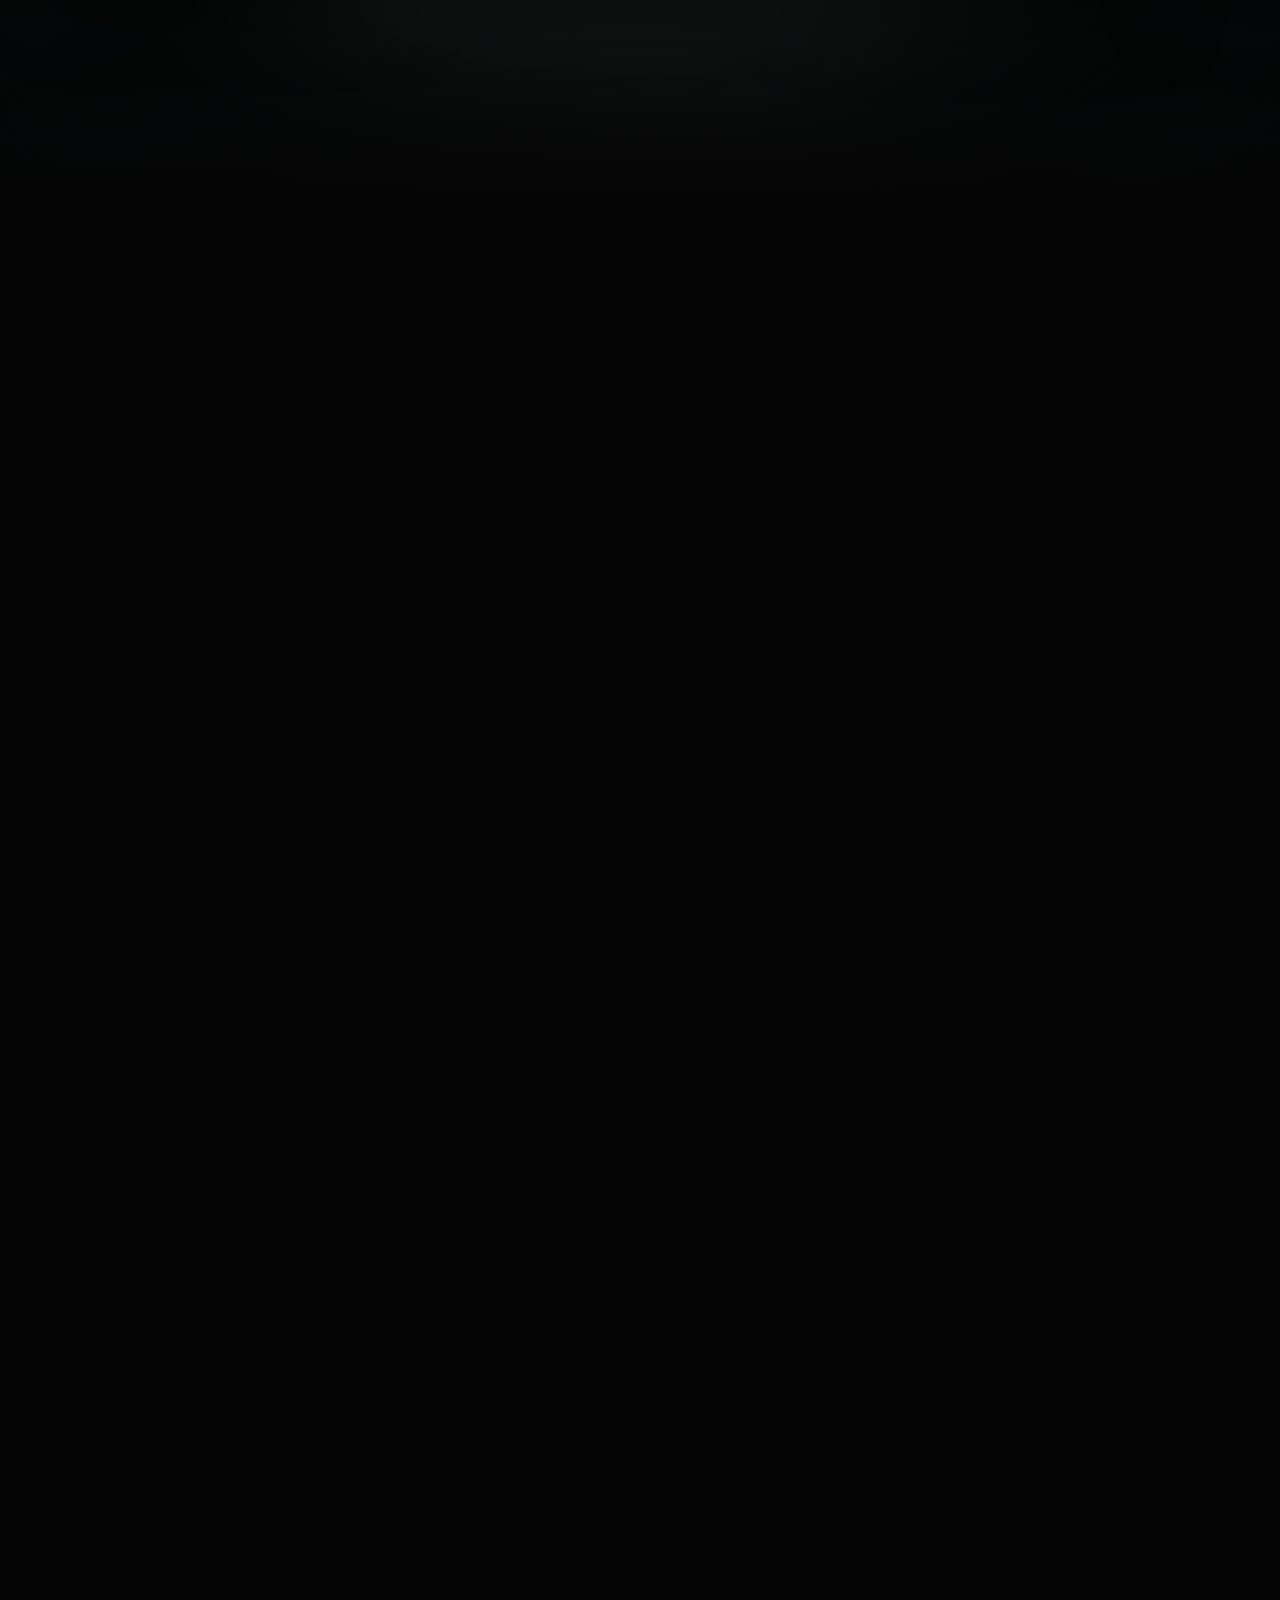
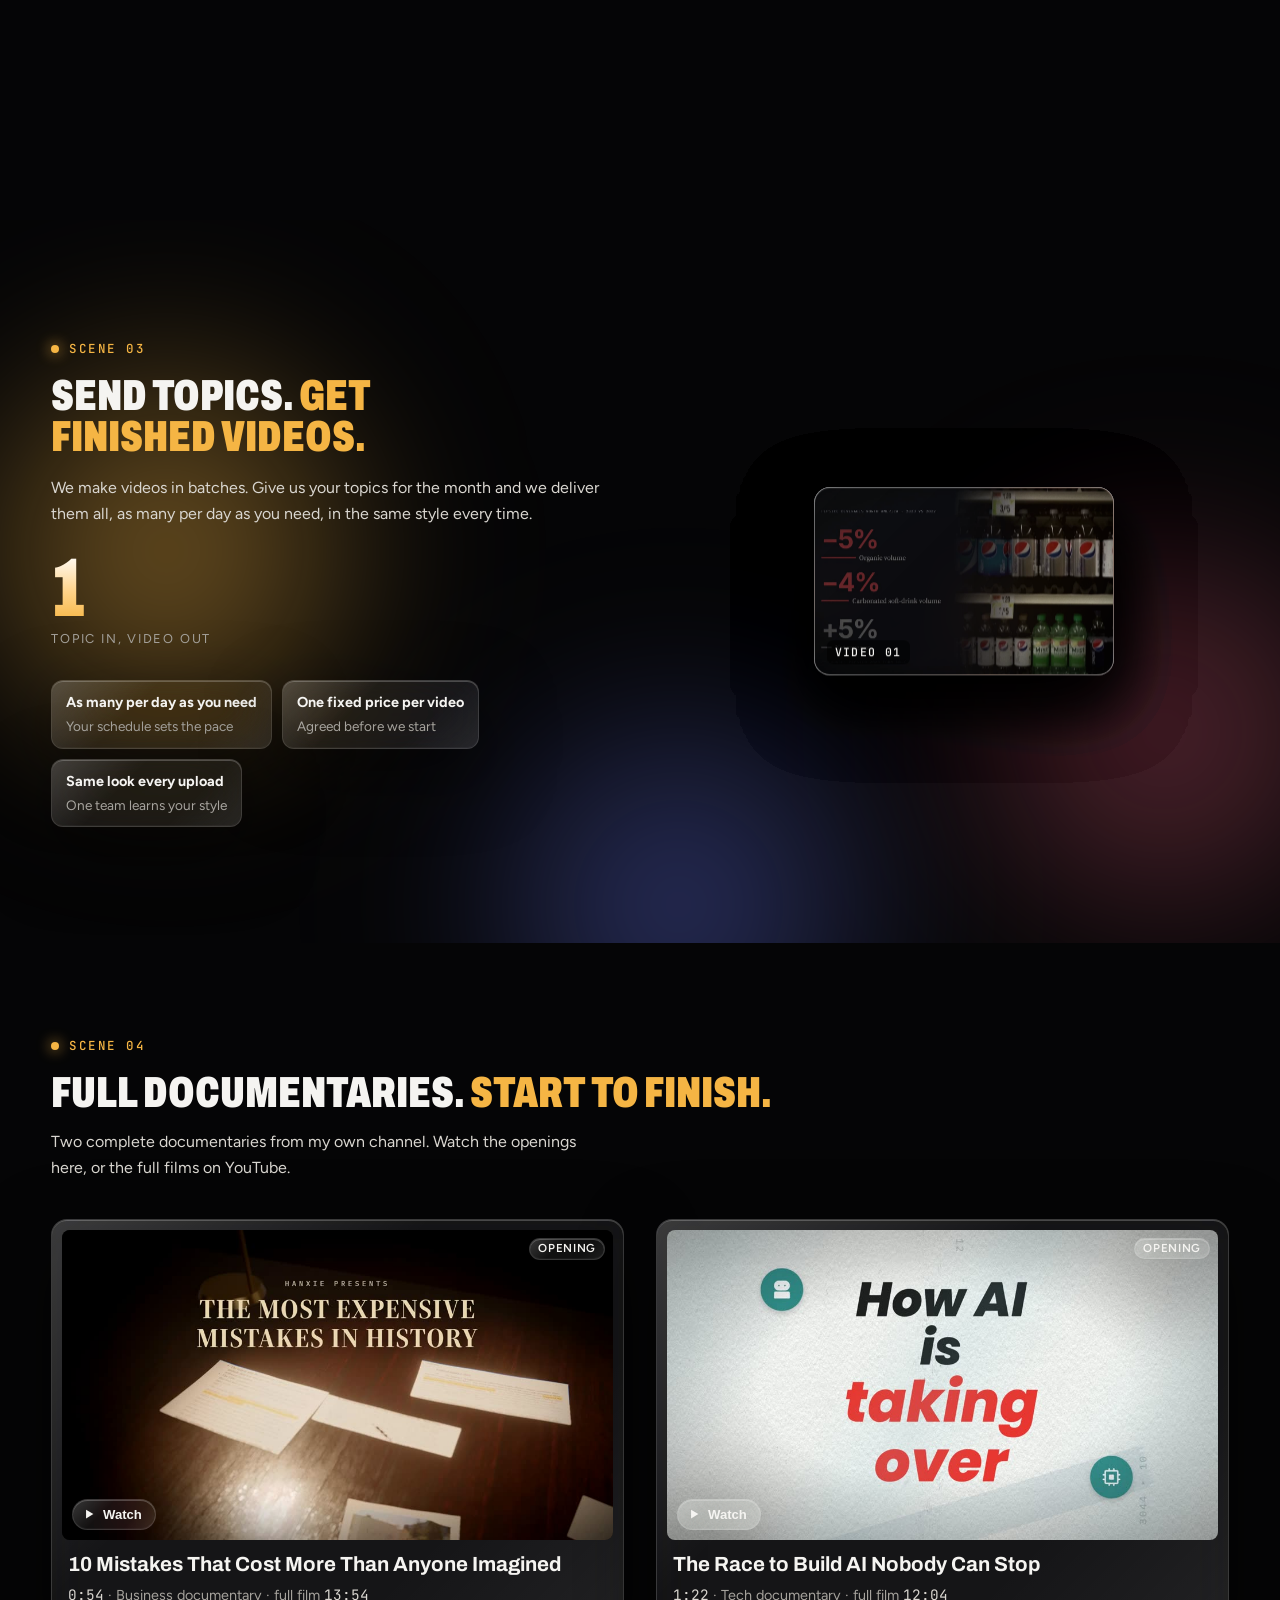
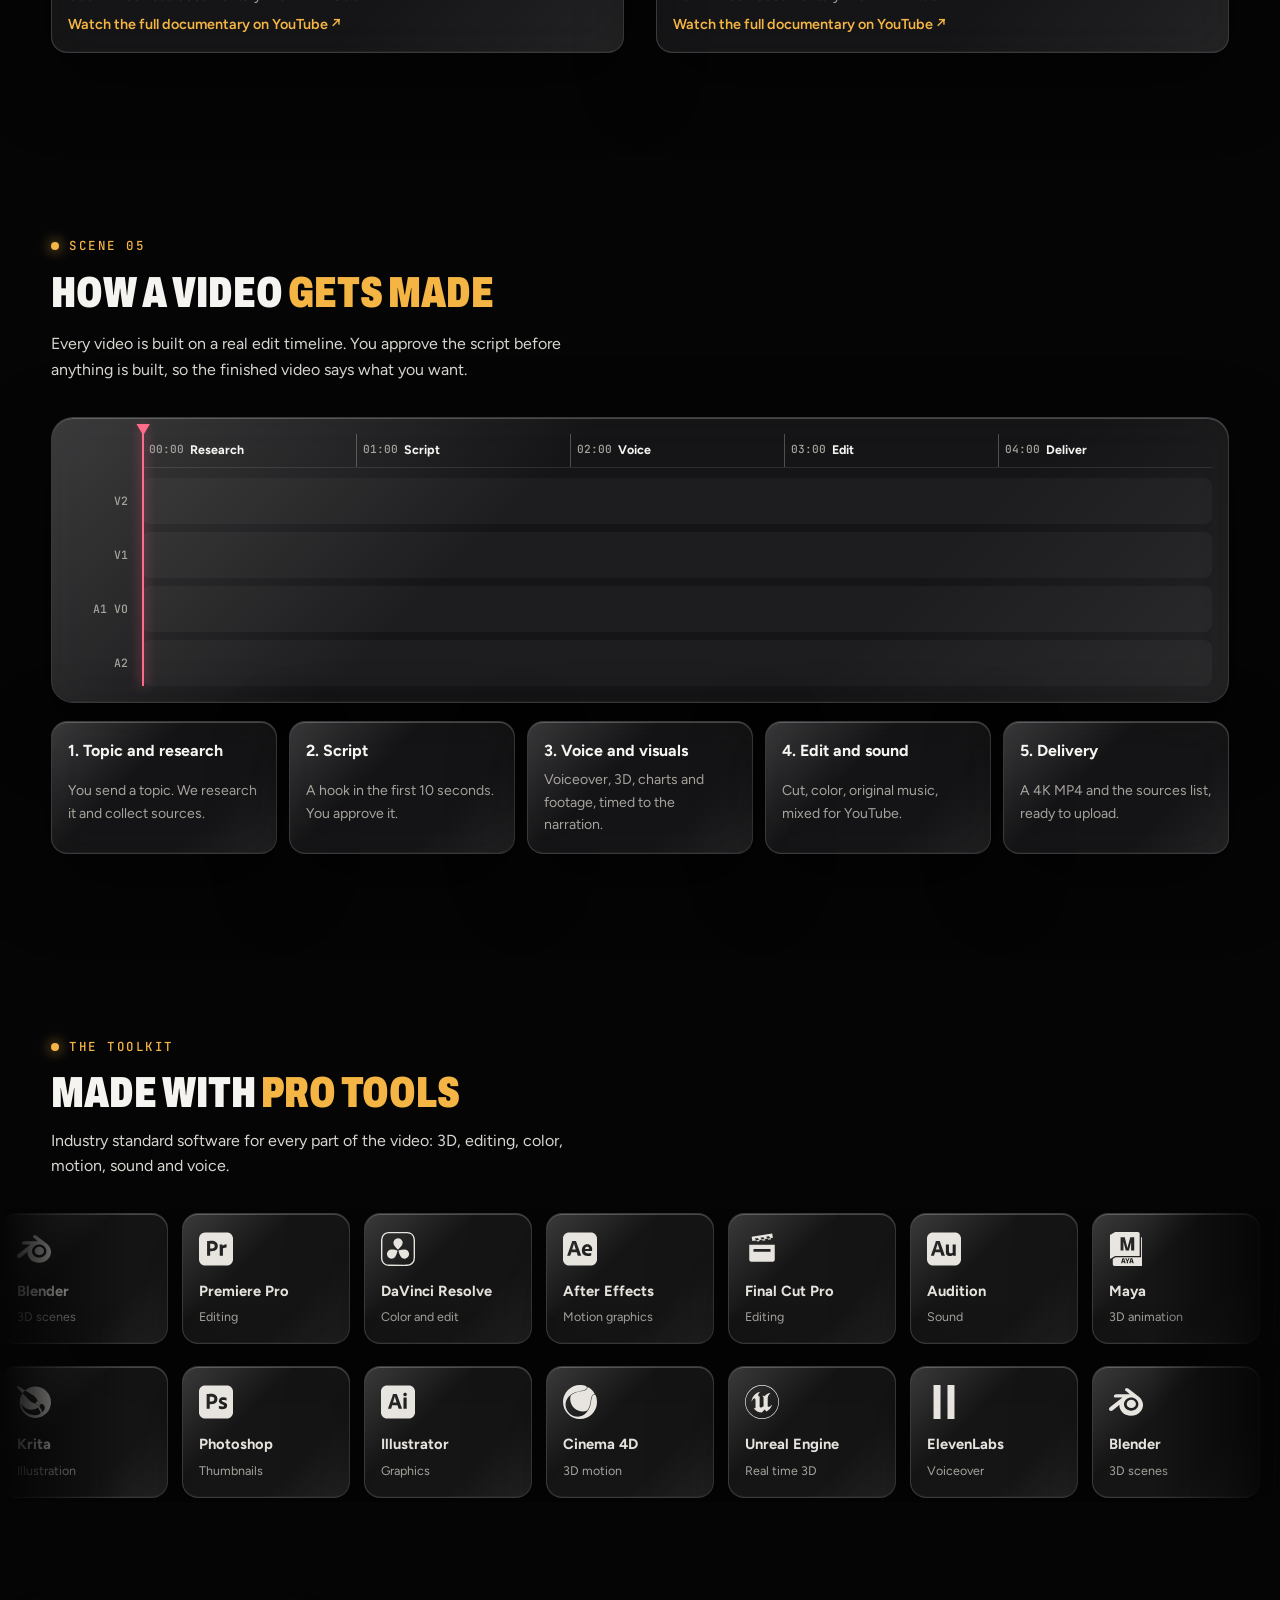
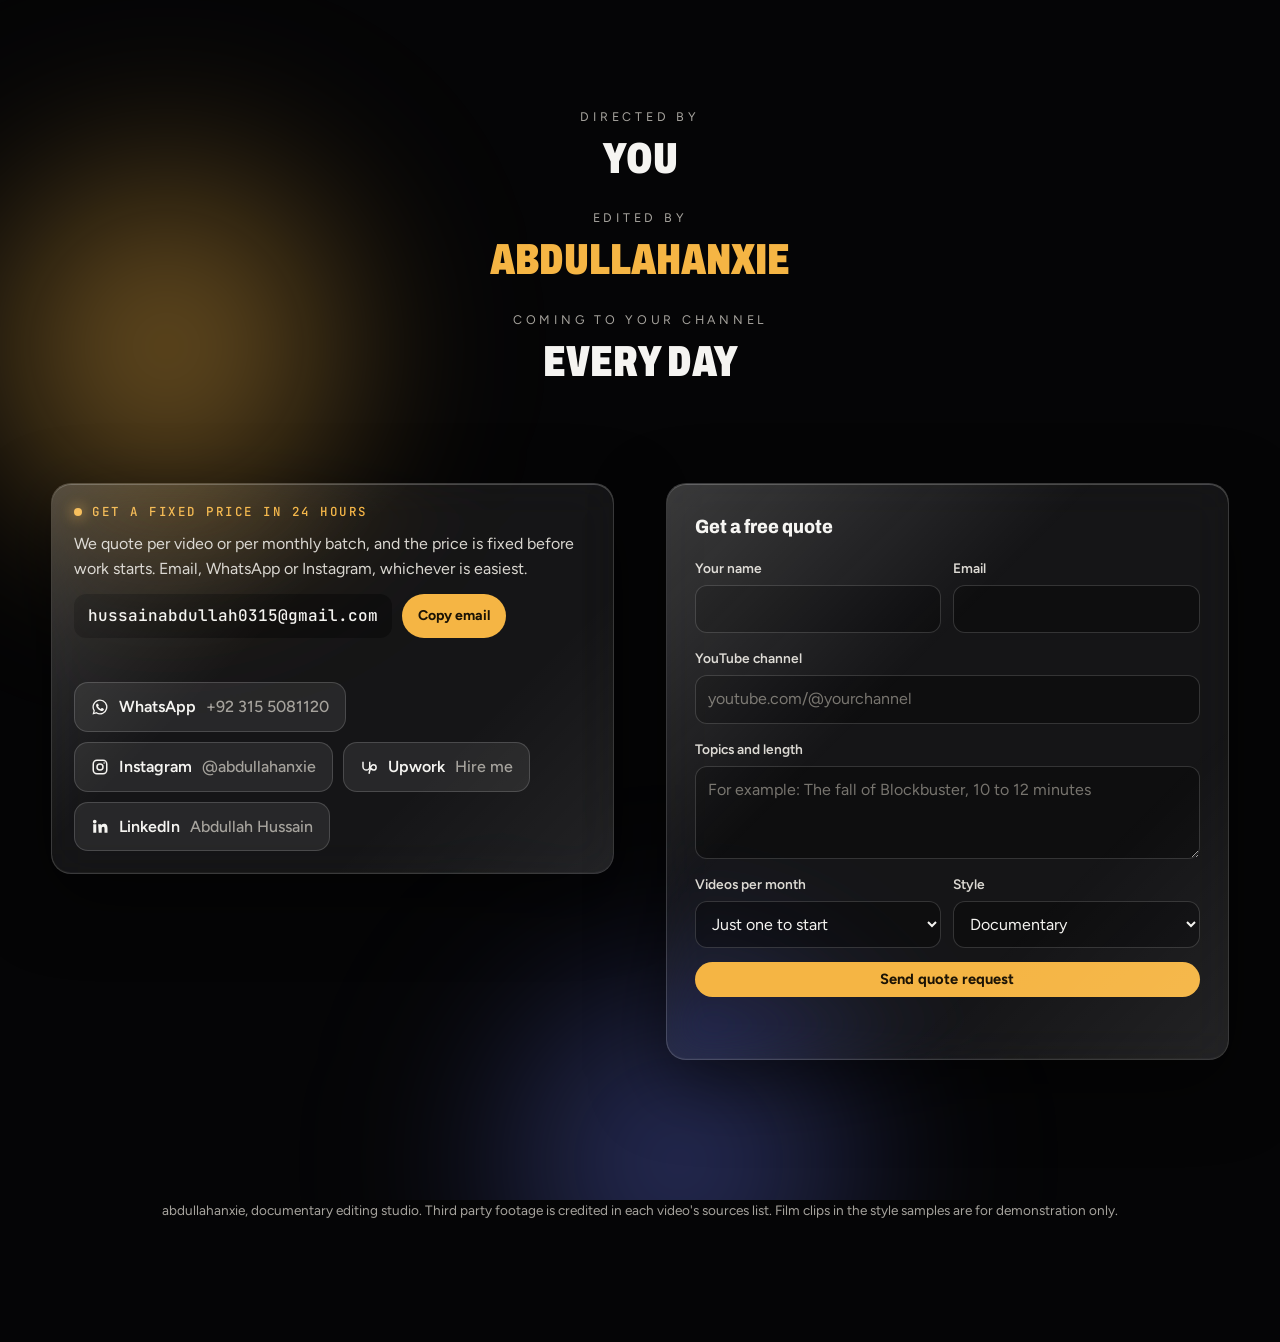
<file: video/index.html>
<!doctype html>
<html lang="en">
<head>
<meta charset="utf-8">
<meta name="viewport" content="width=device-width, initial-scale=1, viewport-fit=cover">
<title>Abdullah Hussain (abdullahanxie) | Documentary Video Editor for YouTube Channels</title>
<meta name="description" content="Abdullah Hussain (abdullahanxie) makes faceless YouTube documentaries: business stories, true crime, history and science, with 3D scenes in Blender, ready to upload in 4K. Videos in batches, as many per day as you need.">
<link rel="canonical" href="https://abdullahanxie.com/video/">
<meta property="og:url" content="https://abdullahanxie.com/video/">
<meta property="og:site_name" content="Abdullahanxie">
<script type="application/ld+json">{"@context":"https://schema.org","@graph":[{"@type":"Person","@id":"https://abdullahanxie.com/#person","name":"Abdullah Hussain","alternateName":["abdullahanxie","Abdullahanxie","Abdullah Anxie"],"jobTitle":"Documentary video editor","url":"https://abdullahanxie.com/","sameAs":["https://www.linkedin.com/in/abdullah-hussain-338519252/","https://www.upwork.com/freelancers/~012626dc4179242609","https://github.com/abdullahanxie","https://www.youtube.com/@abdullahanxie","https://www.youtube.com/@abdullahxie","https://www.instagram.com/abdullahanxie/","https://arxiv.org/abs/2607.22738"],"knowsAbout":["Video editing","YouTube documentaries","Blender 3D","Motion graphics","True crime videos"]},{"@type":"ProfessionalService","@id":"https://abdullahanxie.com/#service","name":"Abdullahanxie Documentaries","url":"https://abdullahanxie.com/","description":"Abdullahanxie makes faceless YouTube documentaries: business stories, true crime, history and science, with 3D scenes in Blender, ready to upload in 4K. Videos in batches, as many per day as you need.","founder":{"@id":"https://abdullahanxie.com/#person"},"image":"https://abdullahanxie.com/media/og.jpg","areaServed":"Worldwide","telephone":"+923155081120"},{"@type":"WebSite","@id":"https://abdullahanxie.com/#site","name":"Abdullahanxie","url":"https://abdullahanxie.com/"}]}</script>
<link rel="preconnect" href="https://fonts.googleapis.com">
<link rel="preconnect" href="https://fonts.gstatic.com" crossorigin>
<link rel="stylesheet" href="https://fonts.googleapis.com/css2?family=Archivo:wdth,wght@62..125,400..900&family=Figtree:wght@400;500;600;700&family=JetBrains+Mono:wght@500&display=swap">
<style>
/* The page plays like a film: a fixed glass player bar keeps timecode and chapters as you
   scroll; each section is a scene (cold open, film strip, batch counter, split screen,
   edit timeline, end credits). */
:root {
  --bg: #050506;
  --fg: #f5f4f1;
  --muted: #a6a39d;
  --accent: #f5b544;      /* tungsten */
  --rose: #ff6b8b;
  --indigo: #6c7dff;
  --glass: rgba(255,255,255,.065);
  --glass-strong: rgba(255,255,255,.11);
  --glass-line: rgba(255,255,255,.16);
  --display: "Archivo", "Arial Narrow", Arial, sans-serif;
  --body: "Figtree", "Segoe UI", system-ui, sans-serif;
  --mono: "JetBrains Mono", ui-monospace, Consolas, monospace;
  --gutter: clamp(16px, 4vw, 56px);
  color-scheme: dark;
}
* { box-sizing: border-box; }
html { background: var(--bg); }
body { margin: 0; background: var(--bg); color: var(--fg); font: 400 1rem/1.6 var(--body); -webkit-font-smoothing: antialiased; overflow-x: hidden; }
a { color: inherit; }
:focus-visible { outline: 2px solid var(--accent); outline-offset: 3px; border-radius: 8px; }
h1, h2, h3 { margin: 0; font-family: var(--display); text-wrap: balance; }
.wrap { padding-inline: var(--gutter); max-width: 1640px; margin-inline: auto; }
.mono { font-family: var(--mono); font-variant-numeric: tabular-nums; letter-spacing: .04em; }
.cond { font-variation-settings: "wdth" 70; }

/* glass */
.glass {
  position: relative; background: var(--glass); border: 1px solid var(--glass-line); border-radius: 20px;
  backdrop-filter: blur(22px) saturate(170%); -webkit-backdrop-filter: blur(22px) saturate(170%);
  box-shadow: inset 0 1px 0 rgba(255,255,255,.22), inset 0 -1px 0 rgba(255,255,255,.04), 0 24px 70px rgba(0,0,0,.5);
}
.glass::before { content: ""; position: absolute; inset: 0; border-radius: inherit; pointer-events: none;
  background: linear-gradient(135deg, rgba(255,255,255,.16), rgba(255,255,255,0) 38%, rgba(255,255,255,0) 70%, rgba(255,255,255,.06)); }

/* ambient orbs */
.orbs { position: absolute; inset: 0; overflow: hidden; pointer-events: none; z-index: 0; }
.orb { position: absolute; width: 46vmax; height: 46vmax; border-radius: 50%; filter: blur(70px); opacity: .5; mix-blend-mode: screen; animation: drift 22s ease-in-out infinite alternate; }
.orb.a { background: radial-gradient(circle, var(--accent), transparent 62%); left: -10vmax; top: 5%; }
.orb.b { background: radial-gradient(circle, var(--rose), transparent 62%); right: -14vmax; top: 30%; animation-duration: 27s; opacity: .35; }
.orb.c { background: radial-gradient(circle, var(--indigo), transparent 62%); left: 30%; bottom: -20vmax; animation-duration: 31s; opacity: .4; }
@keyframes drift { 0% { transform: translate3d(0,0,0) scale(1); } 50% { transform: translate3d(6vw,-4vh,0) scale(1.12); } 100% { transform: translate3d(-4vw,5vh,0) scale(.94); } }

/* film grain */
.grain { position: fixed; inset: -50%; z-index: 90; pointer-events: none; opacity: .06;
  background-image: url("data:image/svg+xml,%3Csvg xmlns='http://www.w3.org/2000/svg' width='160' height='160'%3E%3Cfilter id='n'%3E%3CfeTurbulence type='fractalNoise' baseFrequency='.9' numOctaves='2' stitchTiles='stitch'/%3E%3C/filter%3E%3Crect width='100%25' height='100%25' filter='url(%23n)'/%3E%3C/svg%3E");
  animation: grain 1s steps(6) infinite; }
@keyframes grain { 0%{transform:translate(0,0)} 20%{transform:translate(-3%,2%)} 40%{transform:translate(2%,-3%)} 60%{transform:translate(-2%,3%)} 80%{transform:translate(3%,1%)} 100%{transform:translate(0,0)} }

/* nav */
.nav { position: fixed; top: calc(14px + env(safe-area-inset-top, 0px)); left: 50%; transform: translateX(-50%); z-index: 60; display: flex; align-items: center; gap: 6px; padding: 6px 6px 6px 18px; border-radius: 999px; max-width: calc(100vw - 24px); }
.brand { font: 800 1.05rem/1 var(--display); text-transform: uppercase; letter-spacing: .02em; text-decoration: none; margin-right: 10px; white-space: nowrap; }
.brand span { color: var(--accent); }
.nav a.l { text-decoration: none; font-size: .9rem; color: #dcd9d3; padding: 8px 12px; border-radius: 999px; }
.nav a.l:hover { background: var(--glass-strong); color: #fff; }
.btn { display: inline-flex; align-items: center; justify-content: center; gap: 8px; border: 0; border-radius: 999px; padding: 10px 20px; font: 700 .92rem/1 var(--body); cursor: pointer; text-decoration: none; white-space: nowrap; transition: transform .2s, background .2s, box-shadow .2s; }
.btn svg { width: 18px; height: 18px; }
.btn.gold { background: var(--accent); color: #1b1305; box-shadow: 0 0 0 0 rgba(245,181,68,.5); }
.btn.gold:hover { transform: translateY(-1px); box-shadow: 0 10px 30px rgba(245,181,68,.35); }
.btn.white { background: #fff; color: #0a0a0a; }
.btn.white:hover { background: #e9e7e2; }
.btn.clear { background: var(--glass-strong); color: #fff; border: 1px solid var(--glass-line); }
.btn.sm { padding: 9px 16px; font-size: .88rem; }
@media (max-width: 820px) { .nav a.l { display: none; } }

/* player bar */
.player { position: fixed; left: 50%; bottom: calc(14px + env(safe-area-inset-bottom, 0px)); transform: translateX(-50%); z-index: 60; width: min(760px, calc(100vw - 24px)); display: grid; grid-template-columns: auto auto 1fr auto; align-items: center; gap: 12px; padding: 7px 14px 7px 7px; border-radius: 14px; }
.pbtn { width: 32px; height: 32px; border-radius: 50%; border: 0; background: #fff; color: #0a0a0a; display: grid; place-items: center; cursor: pointer; }
.pbtn svg { width: 16px; height: 16px; }
.chap { display: grid; line-height: 1.15; min-width: 0; }
.chap small { color: var(--muted); font-size: .72rem; letter-spacing: .12em; text-transform: uppercase; }
.chap b { font-size: .85rem; white-space: nowrap; overflow: hidden; text-overflow: ellipsis; max-width: 22ch; }
.scrub { position: relative; height: 26px; cursor: pointer; }
.scrub .rail { position: absolute; left: 0; right: 0; top: 11px; height: 4px; border-radius: 4px; background: rgba(255,255,255,.14); overflow: hidden; }
.scrub .fill { position: absolute; inset: 0 auto 0 0; width: 0; background: linear-gradient(90deg, var(--accent), var(--rose)); }
.scrub .tick { position: absolute; top: 7px; width: 2px; height: 12px; border-radius: 2px; background: rgba(255,255,255,.45); }
.tc { font-size: .76rem; color: #e9e6df; }
.tc span { color: var(--muted); }
@media (max-width: 640px) { .player { grid-template-columns: auto 1fr auto; } .chap { display: none; } .tc span { display: none; } }

/* scene 1: cold open */
.open { position: relative; }
.open .stage { position: relative; height: 100vh; height: 100svh; min-height: 620px; overflow: hidden; display: grid; place-items: center; }
.open video { position: absolute; inset: 0; width: 100%; height: 100%; object-fit: cover; transform: scale(1.06); }
.open .shade { position: absolute; inset: 0; background: radial-gradient(ellipse at center, rgba(5,5,6,.15), rgba(5,5,6,.75) 75%), linear-gradient(0deg, var(--bg), rgba(5,5,6,0) 30%); }
.bars::before, .bars::after { content: ""; position: absolute; left: 0; right: 0; height: 50.5%; background: #000; z-index: 3; transition: transform 1.4s cubic-bezier(.7,0,.2,1) .25s; }
.bars::before { top: 0; transform: translateY(var(--bar, 0%)); }
.bars::after { bottom: 0; transform: translateY(calc(var(--bar, 0%) * -1)); }
.cold { position: absolute; z-index: 4; text-align: center; padding-inline: var(--gutter); font: 600 clamp(1.1rem, 2.4vw, 1.6rem)/1.3 var(--body); color: #e9e6df; letter-spacing: .02em; }
.cold .mono { display: block; color: var(--accent); font-size: .8rem; letter-spacing: .3em; margin-bottom: 14px; }
.headline { position: relative; z-index: 2; width: 100%; padding-inline: var(--gutter); max-width: 1440px; }
.headline h1 { font-size: clamp(2rem, 4.2vw, 4.2rem); font-weight: 900; line-height: .9; text-transform: uppercase; font-variation-settings: "wdth" 70; letter-spacing: -.005em; max-width: 13ch; }
.headline h1 .w { display: inline-block; opacity: .08; transform: translateY(.18em); filter: blur(8px); transition: opacity .5s, transform .5s, filter .5s; }
.headline h1 .w.on { opacity: 1; transform: none; filter: none; }
.headline h1 .w.gold { color: var(--accent); }
.hcard { position: absolute; z-index: 3; right: var(--gutter); bottom: 110px; width: min(360px, calc(100vw - 32px)); padding: 18px; display: grid; gap: 14px; opacity: 0; transform: translateY(30px); transition: opacity .6s, transform .6s; }
.hcard.on { opacity: 1; transform: none; }
.hcard p { margin: 0; color: #e4e1db; font-size: .95rem; }
.hcard .row { display: flex; flex-wrap: wrap; gap: 10px; }
@media (max-width: 760px) { .cue { display: none; } .hcard { right: 16px; left: 16px; width: auto; bottom: 92px; } .open .stage { place-items: start center; } .headline { padding-top: 104px; } .headline h1 { font-size: 2.3rem; } }
.cue { position: absolute; z-index: 4; bottom: 100px; left: 50%; transform: translateX(-50%); color: var(--muted); font-size: .8rem; letter-spacing: .2em; text-transform: uppercase; display: grid; justify-items: center; gap: 8px; }
.cue i { width: 1px; height: 36px; background: linear-gradient(var(--accent), transparent); animation: cue 1.6s ease-in-out infinite; }
@keyframes cue { 0% { transform: scaleY(0); transform-origin: top; } 50% { transform: scaleY(1); transform-origin: top; } 51% { transform-origin: bottom; } 100% { transform: scaleY(0); transform-origin: bottom; } }

/* section heads */
.scene-label { display: inline-flex; align-items: center; gap: 10px; font: 500 .78rem/1 var(--mono); letter-spacing: .2em; text-transform: uppercase; color: var(--accent); }
.scene-label::before { content: ""; width: 8px; height: 8px; border-radius: 50%; background: var(--accent); box-shadow: 0 0 14px var(--accent); }
.big { font-size: clamp(1.7rem, 3.4vw, 3rem); font-weight: 900; line-height: .95; text-transform: uppercase; font-variation-settings: "wdth" 70; }
.big em { font-style: normal; color: var(--accent); }
.lede { color: #d9d6d0; font-size: 1rem; max-width: 56ch; margin: 0; }
.reveal { opacity: 0; transform: translateY(40px); transition: opacity .8s cubic-bezier(.2,.7,.2,1), transform .8s cubic-bezier(.2,.7,.2,1); }
.reveal.in { opacity: 1; transform: none; }

/* scene 2: film strip */
.strip { position: relative; height: 280vh; }
.strip .stage { position: sticky; top: 0; height: 100vh; height: 100svh; overflow: hidden; display: grid; grid-template-columns: minmax(0, 1fr); grid-template-rows: auto 1fr; padding-top: 96px; }
.ambient { position: absolute; inset: -10%; background-size: cover; background-position: center; filter: blur(60px) saturate(160%) brightness(.55); transition: background-image .6s; z-index: 0; }
.strip .stage::after { content: ""; position: absolute; inset: 0; background: linear-gradient(180deg, var(--bg), rgba(5,5,6,.35) 25%, rgba(5,5,6,.35) 75%, var(--bg)); z-index: 0; }
.strip .head { position: relative; z-index: 2; max-width: none; margin-inline: 0; flex-direction: column; align-items: flex-start !important; display: flex; flex-wrap: wrap; align-items: end; justify-content: space-between; gap: 12px 40px; }
.strip .head h2 { font-size: clamp(1.25rem, 1.9vw, 1.75rem); font-weight: 800; font-variation-settings: "wdth" 92; line-height: 1.1; }
.track { position: relative; z-index: 2; width: max-content; display: flex; gap: clamp(16px, 2.4vw, 32px); align-items: center; padding-inline: var(--gutter); will-change: transform; }
.card { flex: 0 0 auto; width: clamp(280px, 27vw, 520px); padding: 10px; display: grid; gap: 12px; border-radius: 16px; }
.screen { position: relative; display: block; width: 100%; aspect-ratio: 16 / 9; border-radius: 8px; overflow: hidden; background: #111; border: 0; padding: 0; cursor: pointer; color: inherit; }
.screen img, .screen video { position: absolute; inset: 0; width: 100%; height: 100%; object-fit: cover; transition: transform .6s cubic-bezier(.2,.7,.2,1), opacity .4s; }
.screen video { opacity: 0; }
.screen.playing video { opacity: 1; }
.card:hover .screen img, .card:hover .screen video { transform: scale(1.05); }
.screen .play { position: absolute; left: 10px; bottom: 10px; z-index: 2; display: inline-flex; align-items: center; gap: 7px; padding: 7px 13px 7px 9px; border-radius: 999px; font-weight: 700; font-size: .82rem; }
.screen .play svg { width: 14px; height: 14px; }
.screen .tag { position: absolute; right: 8px; top: 8px; z-index: 2; padding: 4px 8px; border-radius: 999px; font: 600 .72rem/1 var(--body); letter-spacing: .06em; text-transform: uppercase; }
.card .meta { display: grid; grid-template-columns: auto 1fr; gap: 2px 16px; align-items: baseline; padding: 0 4px 4px; }
.card .num { grid-row: span 2; font: 900 2.6rem/.8 var(--display); font-variation-settings: "wdth" 66; color: transparent; -webkit-text-stroke: 1.5px rgba(255,255,255,.55); }
.card h3 { font-size: 1.15rem; font-weight: 700; font-variation-settings: "wdth" 95; line-height: 1.25; }
.card .meta p { margin: 0; color: var(--muted); font-size: .88rem; }
.card .meta p span { font-family: var(--mono); color: #d9d6d0; }

/* scene 3: batches */
.batch { position: relative; padding-block: clamp(70px, 9vw, 120px); overflow: hidden; }
.batch .grid { position: relative; z-index: 2; display: grid; grid-template-columns: 1.1fr 1fr; gap: clamp(28px, 5vw, 80px); align-items: center; }
@media (max-width: 900px) { .batch .grid { grid-template-columns: 1fr; } }
.counter { display: grid; gap: 6px; margin-top: 26px; }
.counter .n { font: 900 clamp(3rem, 6.5vw, 5.5rem)/.85 var(--display); font-variation-settings: "wdth" 62; background: linear-gradient(180deg, #fff, #ffd38a 55%, var(--accent)); -webkit-background-clip: text; background-clip: text; color: transparent; font-variant-numeric: tabular-nums; }
.counter small { color: var(--muted); letter-spacing: .14em; text-transform: uppercase; font-size: .8rem; }
.stack { position: relative; height: clamp(260px, 28vw, 360px); }
.stack .sheet { position: absolute; left: 50%; top: 50%; width: min(70%, 300px); aspect-ratio: 16 / 10; border-radius: 16px; overflow: hidden; translate: -50% -50%; transition: transform .9s cubic-bezier(.2,.7,.2,1), opacity .9s; }
.stack .sheet img { width: 100%; height: 100%; object-fit: cover; display: block; opacity: .9; }
.stack .sheet b { position: absolute; left: 12px; bottom: 10px; font: 500 .72rem/1 var(--mono); letter-spacing: .12em; padding: 6px 8px; border-radius: 6px; background: rgba(0,0,0,.55); }
.chips { position: relative; z-index: 2; display: flex; flex-wrap: wrap; gap: 10px; margin-top: 30px; }
.chip { padding: 10px 14px; border-radius: 12px; display: grid; gap: 2px; }
.chip b { font-size: .9rem; }
.chip span { color: var(--muted); font-size: .85rem; }

/* scene 4: featured full documentaries */
.feat-sec { position: relative; padding-block: clamp(60px, 7vw, 100px); }
.feat-grid { display: grid; grid-template-columns: 1fr 1fr; gap: clamp(18px, 2.5vw, 32px); margin-top: clamp(24px, 3vw, 40px); }
@media (max-width: 860px) { .feat-grid { grid-template-columns: 1fr; } }
.feat { padding: 10px; border-radius: 16px; display: grid; gap: 12px; align-content: start; }
.feat:hover .screen img, .feat:hover .screen video { transform: scale(1.04); }
.feat .meta { display: grid; gap: 6px; padding: 0 6px 6px; }
.feat h3 { font-size: clamp(1.15rem, 1.6vw, 1.45rem); font-weight: 700; line-height: 1.25; }
.feat .meta p { margin: 0; color: var(--muted); font-size: .9rem; }
.feat .meta p span { font-family: var(--mono); color: #d9d6d0; }
.feat .full { color: var(--accent); font-weight: 600; font-size: .9rem; text-decoration: none; width: fit-content; }
.feat .full:hover { text-decoration: underline; }
/* scene 4 (old): split screen */
.split-sec { position: relative; padding-block: clamp(60px, 7vw, 100px); }
.split { position: relative; aspect-ratio: 16 / 9; width: 100%; border-radius: 16px; overflow: hidden; margin-top: 0; cursor: ew-resize; touch-action: pan-y; user-select: none; }
.split video { position: absolute; inset: 0; width: 100%; height: 100%; object-fit: cover; }
.split .right { clip-path: inset(0 0 0 var(--cut, 50%)); }
.split .handle { position: absolute; top: 0; bottom: 0; left: var(--cut, 50%); width: 2px; background: #fff; transform: translateX(-1px); box-shadow: 0 0 20px rgba(255,255,255,.6); }
.split .knob { position: absolute; top: 50%; left: 50%; translate: -50% -50%; width: 40px; height: 40px; border-radius: 50%; display: grid; place-items: center; font-weight: 800; }
.split .lab { position: absolute; top: 16px; z-index: 2; padding: 8px 14px; border-radius: 999px; font: 700 .82rem/1 var(--body); letter-spacing: .06em; text-transform: uppercase; background: rgba(10,10,12,.62); color: #fff; }
.split .lab.l { left: 16px; } .split .lab.r { right: 16px; }
.split-bar { display: flex; flex-wrap: wrap; align-items: center; gap: 12px; margin-top: 22px; padding: 8px; border-radius: 14px; width: 100%; }
.split-grid { display: grid; grid-template-columns: minmax(260px, .85fr) 2.15fr; gap: clamp(24px, 3.5vw, 56px); align-items: center; }
.split-grid > * { min-width: 0; }
@media (max-width: 1000px) { .split-grid { grid-template-columns: 1fr; } }
.split-bar input { flex: 1 1 220px; accent-color: var(--accent); min-width: 0; }
.split-bar .mono { color: var(--muted); font-size: .85rem; padding-right: 8px; }

/* scene 5: edit timeline */
.edit { position: relative; padding-block: clamp(60px, 7vw, 100px); }
.nle { margin-top: 34px; padding: 16px; border-radius: 22px; overflow: hidden; }
.ruler { position: relative; height: 34px; margin-left: 74px; border-bottom: 1px solid rgba(255,255,255,.1); }
.ruler .mk { position: absolute; top: 0; font: 500 .7rem/1 var(--mono); color: var(--muted); padding-left: 6px; border-left: 1px solid rgba(255,255,255,.25); height: 100%; display: flex; align-items: center; }
.ruler .mk b { color: var(--fg); font-family: var(--body); font-weight: 700; font-size: .78rem; margin-left: 6px; }
.tracks { position: relative; display: grid; gap: 8px; padding-top: 10px; }
.trk { display: grid; grid-template-columns: 66px 1fr; gap: 8px; align-items: center; }
.trk > span { font: 500 .72rem/1 var(--mono); color: var(--muted); text-align: right; padding-right: 6px; }
.lane { position: relative; height: 46px; border-radius: 8px; background: rgba(255,255,255,.035); }
.clip { position: absolute; top: 4px; bottom: 4px; border-radius: 7px; padding: 0 10px; display: flex; align-items: center; overflow: hidden; font-size: .78rem; font-weight: 700; white-space: nowrap; transform-origin: left center; transform: scaleX(0); transition: transform .7s cubic-bezier(.2,.7,.2,1); }
.clip.in { transform: scaleX(1); }
.clip.v2 { background: linear-gradient(90deg, rgba(108,125,255,.85), rgba(108,125,255,.55)); }
.clip.v1 { background: linear-gradient(90deg, rgba(245,181,68,.9), rgba(245,181,68,.6)); color: #1b1305; }
.clip.a1 { background: rgba(255,107,139,.22); border: 1px solid rgba(255,107,139,.6); color: #ffd3dc; }
.clip.a2 { background: rgba(94,214,160,.18); border: 1px solid rgba(94,214,160,.55); color: #c9f5e1; }
.clip svg { position: absolute; inset: 0; width: 100%; height: 100%; opacity: .9; }
.clip em { position: relative; font-style: normal; }
.playhead { position: absolute; top: -44px; bottom: 0; left: 74px; width: 2px; background: var(--rose); box-shadow: 0 0 12px var(--rose); z-index: 3; pointer-events: none; }
.playhead::before { content: ""; position: absolute; top: 0; left: -6px; width: 14px; height: 12px; background: var(--rose); clip-path: polygon(0 0, 100% 0, 50% 100%); }
.steps { display: grid; grid-template-columns: repeat(5, 1fr); gap: 12px; margin-top: 18px; }
@media (max-width: 900px) { .steps { grid-template-columns: 1fr 1fr; } .ruler .mk b { display: none; } }
.step { padding: 16px; border-radius: 16px; display: grid; gap: 6px; }
.step b { font-size: 1rem; }
.step span { color: var(--muted); font-size: .88rem; }

/* scene 6: end credits */
.credits { position: relative; padding-block: clamp(70px, 9vw, 120px) 140px; overflow: hidden; }
.roll { text-align: center; display: grid; gap: 10px; margin-bottom: clamp(50px, 8vw, 100px); }
.roll small { color: var(--muted); letter-spacing: .3em; text-transform: uppercase; font-size: .78rem; }
.roll strong { font: 900 clamp(1.6rem, 3.4vw, 3rem)/1 var(--display); text-transform: uppercase; font-variation-settings: "wdth" 70; }
.roll strong.gold { color: var(--accent); }
.deal { position: relative; z-index: 2; display: grid; grid-template-columns: 1fr 1fr; gap: clamp(24px, 4vw, 56px); align-items: start; }
@media (max-width: 900px) { .deal { grid-template-columns: 1fr; } }
.contact { display: grid; gap: 12px; padding: 22px; }
.contact .mail { font: 500 1rem/1 var(--mono); padding: 14px; border-radius: 12px; background: rgba(0,0,0,.35); user-select: all; overflow-wrap: anywhere; }
.contact .row { display: flex; flex-wrap: wrap; gap: 10px; }
.contact a.s { display: inline-flex; align-items: center; gap: 10px; padding: 11px 16px; border-radius: 14px; text-decoration: none; font-weight: 600; background: rgba(255,255,255,.08); border: 1px solid var(--glass-line); }
.contact a.s span { color: var(--muted); font-weight: 500; }
.contact a.s svg { width: 18px; height: 18px; }
.status { min-height: 1.4em; color: var(--accent); font-size: .92rem; margin: 0; }
.qform { padding: clamp(18px, 3vw, 28px); display: grid; gap: 14px; }
.qform h3 { font-size: 1.2rem; font-weight: 800; font-variation-settings: "wdth" 90; }
.qform label { display: grid; gap: 6px; font-size: .86rem; font-weight: 600; color: #dcd9d3; min-width: 0; }
.qform input, .qform textarea, .qform select { width: 100%; min-width: 0; font: 400 1rem/1.4 var(--body); color: var(--fg); background: rgba(0,0,0,.35); border: 1px solid var(--glass-line); border-radius: 12px; padding: 12px; }
.qform textarea { resize: vertical; }
.qform input:focus, .qform textarea:focus, .qform select:focus { outline: none; border-color: var(--accent); box-shadow: 0 0 0 4px rgba(245,181,68,.15); }
.qform ::placeholder { color: #77746e; }
.qform .two { display: grid; grid-template-columns: 1fr 1fr; gap: 12px; }
@media (max-width: 520px) { .qform .two { grid-template-columns: 1fr; } }
.qform .btn[disabled] { opacity: .6; cursor: progress; }
.qform .hp { position: absolute; left: -9999px; width: 1px; height: 1px; opacity: 0; }
.qform.sent .status { color: #7ee2a8; }
footer { position: relative; z-index: 2; text-align: center; color: var(--muted); font-size: .85rem; padding: 0 var(--gutter) 120px; }

/* detail player */
dialog { width: min(1000px, calc(100vw - 24px)); max-height: calc(100vh - 24px); padding: 0; border: 1px solid var(--glass-line); border-radius: 22px; background: rgba(18,18,20,.82); backdrop-filter: blur(30px) saturate(160%); -webkit-backdrop-filter: blur(30px) saturate(160%); color: var(--fg); overflow: auto; box-shadow: 0 40px 120px rgba(0,0,0,.75); }
dialog::backdrop { background: rgba(0,0,0,.6); backdrop-filter: blur(6px); }
dialog video { display: block; width: 100%; aspect-ratio: 16 / 9; background: #000; }
.sheet2 { padding: clamp(18px, 3vw, 30px); display: grid; grid-template-columns: 1.6fr 1fr; gap: 14px 30px; }
@media (max-width: 700px) { .sheet2 { grid-template-columns: 1fr; } }
.sheet2 h2 { grid-column: 1 / -1; font-size: clamp(1.7rem, 3.6vw, 2.5rem); font-weight: 900; font-variation-settings: "wdth" 84; }
.sheet2 .m { color: var(--accent); font: 500 .85rem/1 var(--mono); }
.sheet2 p { margin: 10px 0 0; color: #dcd9d3; }
.sheet2 dl { margin: 0; font-size: .92rem; display: grid; gap: 4px; align-content: start; }
.sheet2 dt { color: var(--muted); }
.sheet2 dd { margin: 0 0 8px; }
.x { position: absolute; top: 12px; right: 12px; z-index: 2; width: 42px; height: 42px; border-radius: 50%; border: 1px solid var(--glass-line); background: rgba(0,0,0,.55); color: #fff; font-size: 1.2rem; cursor: pointer; }


/* toolkit marquee */
.toolkit { position: relative; padding-block: clamp(60px, 7vw, 100px); overflow: hidden; }
.toolkit .rows { display: grid; gap: 14px; margin-top: 30px; -webkit-mask-image: linear-gradient(90deg, transparent, #000 10%, #000 90%, transparent); mask-image: linear-gradient(90deg, transparent, #000 10%, #000 90%, transparent); }
.marquee { display: flex; gap: 14px; width: max-content; margin: 0; padding: 4px 0; list-style: none; animation: slide 46s linear infinite; }
.marquee.r { animation-direction: reverse; animation-duration: 52s; }
.toolkit .rows:hover .marquee { animation-play-state: paused; }
@keyframes slide { to { transform: translateX(-50%); } }
.tool { flex: 0 0 auto; width: 168px; padding: 18px 16px 16px; border-radius: 16px; display: grid; justify-items: start; gap: 4px; color: #e6e3dd; transition: color .3s, transform .3s, box-shadow .3s; }
.tool svg { width: 34px; height: 34px; margin-bottom: 10px; transition: filter .3s; }
.tool b { font-size: .92rem; }
.tool span { color: var(--muted); font-size: .78rem; }
.tool:hover { color: var(--brand); transform: translateY(-4px); box-shadow: inset 0 1px 0 rgba(255,255,255,.22), 0 18px 50px rgba(0,0,0,.55); }
.tool:hover svg { filter: drop-shadow(0 0 12px var(--brand)); }
.tool:hover b { color: #fff; }

@media (prefers-reduced-motion: reduce) {
  .marquee { animation: none; }
  .orb, .grain, .cue i { animation: none; }
  .open, .strip { height: auto; }
  .open .stage, .strip .stage { position: relative; height: auto; min-height: 100vh; }
  .headline h1 .w { opacity: 1; transform: none; filter: none; }
  .bars::before, .bars::after { display: none; }
  .hcard, .reveal { opacity: 1; transform: none; }
  .track { overflow-x: auto; }
  .clip { transform: none; }
}
/* phones: the film strip is a swipeable row that snaps card by card */
@media (max-width: 759px) {
  .strip .track { width: 100%; overflow-x: auto; overflow-y: hidden; scroll-snap-type: x mandatory; -webkit-overflow-scrolling: touch; overscroll-behavior-x: contain; scrollbar-width: none; padding-bottom: 6px; }
  .strip .track::-webkit-scrollbar { display: none; }
  .strip .card { width: 82vw; scroll-snap-align: center; }
}
</style>
<meta property="og:title" content="Abdullah Hussain (abdullahanxie) | Documentary Video Editor for YouTube Channels">
<meta property="og:description" content="Documentaries your channel can post every day. Business stories, true crime, history and science, ready to upload in 4K.">
<meta property="og:image" content="https://abdullahanxie.com/media/og.jpg">
<meta property="og:type" content="website">
<meta name="twitter:card" content="summary_large_image">
<link rel="icon" href="data:image/svg+xml,%3Csvg xmlns='http://www.w3.org/2000/svg' viewBox='0 0 32 32'%3E%3Crect width='32' height='32' rx='6' fill='%230c0f12'/%3E%3Ccircle cx='16' cy='16' r='6' fill='%23ffb347'/%3E%3C/svg%3E">
<script src="../assets/app.js"></script>
</head>
<body>
<div class="grain" aria-hidden="true"></div>

<nav class="nav glass" aria-label="Sections">
  <a class="brand" href="#top">abdullah<span>anxie</span></a>
  <a class="l" href="#work">Work</a>
  <a class="l" href="#batches">Batches</a>
  <a class="l" href="#featured">Featured</a>
  <a class="l" href="#process">Process</a>
  <a class="l" href="#toolkit">Tools</a>
  <a class="btn gold sm" href="#quote">Get a quote</a>
</nav>

<main id="top">
  <!-- Scene 1: the showreel plays on its own -->
  <section class="open" id="open" data-chapter="Showreel">
    <div class="stage bars" id="openStage">
      <video id="reel" src="../media/hero_reel_v6.mp4" muted loop playsinline autoplay preload="auto" poster="../media/spy_poster.jpg"></video>
      <div class="shade"></div>
      <div class="headline">
        <h1 id="h1"><span class="w">Documentaries</span> <span class="w">your</span> <span class="w">channel</span> <span class="w">can</span> <span class="w">post</span> <span class="w gold">every</span> <span class="w gold">day</span></h1>
      </div>
      <div class="hcard glass" id="hcard">
        <p>Business stories, true crime, history and science, made ready to upload in 4K. Research, script, voiceover, editing, 3D scenes and original music, all done for you.</p>
        <div class="row">
          <a class="btn white" href="#work"><svg viewBox="0 0 24 24" aria-hidden="true"><path d="M7 4.5v15l12.5-7.5z" fill="currentColor"/></svg>Watch the work</a>
          <a class="btn clear" href="#quote">Get a quote</a>
        </div>
      </div>
      <div class="cue" id="cue"><i></i>Scroll</div>
    </div>
  </section>

  <!-- Scene 2: the work, a film strip that moves sideways as you scroll -->
  <section class="strip" id="work" data-chapter="The work">
    <div class="stage">
      <div class="ambient" id="ambient"></div>
      <div class="wrap head">
        <div><span class="scene-label">Scene 02</span><h2>Recent work</h2></div>
        <p class="lede">Nine films in nine looks. Hover to preview, click to watch with sound.</p>
      </div>
      <div class="track" id="track">

        <article class="card glass" data-poster="../media/pepsi3_poster_b.jpg">
          <button class="screen" data-src="../media/pepsi3_watch.mp4" data-title="Pepsi&#39;s Price Problem" data-meta="1:19 · Business documentary" data-desc="How 12% price rises cost Pepsi its No. 2 spot. Built from 10-K filings, news clippings, a sales share chart and archive ads, cut to a tense, fact driven narration." data-made="Filings and headlines, animated charts, archive ads, original score" aria-label="Open Pepsi's Price Problem">
            <img src="../media/pepsi3_poster_b.jpg" alt="Chart showing Pepsi volume down 5 percent beside a shelf of Pepsi bottles">
            <video data-loop="../media/pepsi3_loop.mp4" muted loop playsinline preload="none"></video>
            <span class="play glass"><svg viewBox="0 0 24 24" aria-hidden="true"><path d="M7 4.5v15l12.5-7.5z" fill="currentColor"/></svg>Watch</span>
          </button>
          <div class="meta"><span class="num">01</span><h3>Pepsi's Price Problem</h3><p><span>1:19</span> · Business documentary</p></div>
        </article>

        <article class="card glass" data-poster="../media/aimag_poster.jpg">
          <button class="screen" data-src="../media/aimag_watch.mp4" data-title="How AI Took Over" data-meta="1:10 · Tech documentary, Magnates Media style" data-desc="How ChatGPT went from a free research preview to 100 million users in two months, and set off a trillion dollar race. Senate testimony, headline and tweet cards, animated growth charts and 3D hero shots of the chips and data centres behind it." data-made="3D hero shots, animated charts, headline cards, archive footage, original score" aria-label="Open How AI Took Over">
            <img src="../media/aimag_poster.jpg" alt="Title card reading How AI took over over a glowing OpenAI logo">
            <video data-loop="../media/aimag_loop.mp4" muted loop playsinline preload="none"></video>
            <span class="tag glass">Magnates Media style</span>
            <span class="play glass"><svg viewBox="0 0 24 24" aria-hidden="true"><path d="M7 4.5v15l12.5-7.5z" fill="currentColor"/></svg>Watch</span>
          </button>
          <div class="meta"><span class="num">02</span><h3>How AI Took Over</h3><p><span>1:10</span> · Tech documentary</p></div>
        </article>

        <article class="card glass" data-poster="../media/spy_poster.jpg">
          <button class="screen" data-src="../media/spy_watch.mp4" data-title="Garbo: The Spy Who Fooled Hitler" data-meta="0:50 · History documentary in Blender 3D" data-desc="The D-Day double agent, told in fully rendered 3D. Every scene, from the 3 a.m. radio room to the Iron Cross and the case file, was modeled, lit and animated in Blender. No AI generated video. Cut with archive footage from Normandy." data-made="Blender 3D render, hand built scenes, archive footage" aria-label="Open Garbo: The Spy Who Fooled Hitler">
            <img src="../media/spy_poster.jpg" alt="3D render of a radio operator at a desk lit by a green lamp">
            <video data-loop="../media/spy_loop.mp4" muted loop playsinline preload="none"></video>
            <span class="tag glass">Made in Blender</span>
            <span class="play glass"><svg viewBox="0 0 24 24" aria-hidden="true"><path d="M7 4.5v15l12.5-7.5z" fill="currentColor"/></svg>Watch</span>
          </button>
          <div class="meta"><span class="num">03</span><h3>Garbo: The Spy Who Fooled Hitler</h3><p><span>0:50</span> · History in 3D</p></div>
        </article>

        <article class="card glass" data-poster="../media/crime_poster.jpg">
          <button class="screen" data-src="../media/crime_watch.mp4" data-title="Killer Caught After 25 Years" data-meta="1:43 · True crime story" data-desc="A murder that went unsolved for 25 years, and the interview where it finally came apart. Interrogation footage, aerial maps of the scene and the original case file, cut in an editorial style with parallax motion and restrained type." data-made="Interrogation footage, aerial maps, case documents, parallax motion" aria-label="Open Killer Caught After 25 Years">
            <img src="../media/crime_poster.jpg" alt="Title card naming the suspect">
            <video data-loop="../media/crime_loop.mp4" muted loop playsinline preload="none"></video>
            <span class="tag glass">New</span>
            <span class="play glass"><svg viewBox="0 0 24 24" aria-hidden="true"><path d="M7 4.5v15l12.5-7.5z" fill="currentColor"/></svg>Watch</span>
          </button>
          <div class="meta"><span class="num">04</span><h3>Killer Caught After 25 Years</h3><p><span>1:43</span> · True crime story</p></div>
        </article>

        <article class="card glass" data-poster="../media/moon_poster.jpg">
          <button class="screen" data-src="../media/moon_watch.mp4" data-title="The Moon&#39;s Hidden Water" data-meta="1:35 · Space documentary" data-desc="Why space agencies are racing to the lunar south pole. Real NASA elevation data turned into 3D terrain, and the 2009 LCROSS impact rebuilt in 3D." data-made="3D terrain from NASA data, data callouts, archival photos" aria-label="Open The Moon's Hidden Water">
            <img src="../media/moon_poster.jpg" alt="Title card reading minus 238 degrees Celsius beside Pluto">
            <video data-loop="../media/moon_loop.mp4" muted loop playsinline preload="none"></video>
            <span class="play glass"><svg viewBox="0 0 24 24" aria-hidden="true"><path d="M7 4.5v15l12.5-7.5z" fill="currentColor"/></svg>Watch</span>
          </button>
          <div class="meta"><span class="num">05</span><h3>The Moon's Hidden Water</h3><p><span>1:35</span> · Space documentary</p></div>
        </article>

        <article class="card glass" data-poster="../media/bodycam3d_poster.jpg">
          <button class="screen" data-src="../media/bodycam3d_watch.mp4" data-title="Cathedral Canyon: The 911 Call" data-meta="2:00 · Police bodycam documentary" data-desc="A 911 call from a Nevada canyon, and the bodycam footage that unravelled a murder. Raw bodycam cleaned up and subtitled, suspect boards, news headlines, maps and 3D reconstructions, cut for retention." data-made="Bodycam and 911 audio, suspect boards, news captures, maps, 3D reconstructions" aria-label="Open Cathedral Canyon: The 911 Call">
            <img src="../media/bodycam3d_poster.jpg" alt="Suspect board naming the shooter and two accomplices">
            <video data-loop="../media/bodycam3d_loop.mp4" muted loop playsinline preload="none"></video>
            <span class="tag glass">New</span>
            <span class="play glass"><svg viewBox="0 0 24 24" aria-hidden="true"><path d="M7 4.5v15l12.5-7.5z" fill="currentColor"/></svg>Watch</span>
          </button>
          <div class="meta"><span class="num">06</span><h3>Cathedral Canyon: The 911 Call</h3><p><span>2:00</span> · Police bodycam documentary</p></div>
        </article>

        <article class="card glass" data-poster="../media/bodycamfile_poster.jpg">
          <button class="screen" data-src="../media/bodycamfile_watch.mp4" data-title="Cathedral Canyon: Case File Cut" data-meta="2:00 · Bodycam true crime" data-desc="The same case told as a dark case-file documentary: a live dispatch log for the 911 call, an evidence board, a route map and bodycam overlays, with every speaker subtitled." data-made="Dispatch log, evidence board, route map, bodycam overlays" aria-label="Open Cathedral Canyon: Case File Cut">
            <img src="../media/bodycamfile_poster.jpg" alt="Evidence board with three suspect photos">
            <video data-loop="../media/bodycamfile_loop.mp4" muted loop playsinline preload="none"></video>
            <span class="tag glass">New</span>
            <span class="play glass"><svg viewBox="0 0 24 24" aria-hidden="true"><path d="M7 4.5v15l12.5-7.5z" fill="currentColor"/></svg>Watch</span>
          </button>
          <div class="meta"><span class="num">07</span><h3>Cathedral Canyon: Case File Cut</h3><p><span>2:00</span> · Bodycam true crime</p></div>
        </article>

        <article class="card glass" data-poster="../media/pinoy_poster.jpg">
          <button class="screen" data-src="../media/pinoy_watch.mp4" data-title="Pepsi Number Fever, 1992" data-meta="1:02 · Whiteboard explainer" data-desc="The 349 bottle cap promo that ended in riots, told with a hand drawn stick figure narrator, painted props and archive TV footage." data-made="Hand drawn character, painted props, archive TV" aria-label="Open Pepsi Number Fever, 1992">
            <img src="../media/pinoy_poster.jpg" alt="Stick figure narrator beside a pile of bottle caps numbered 349">
            <video data-loop="../media/pinoy_loop.mp4" muted loop playsinline preload="none"></video>
            <span class="play glass"><svg viewBox="0 0 24 24" aria-hidden="true"><path d="M7 4.5v15l12.5-7.5z" fill="currentColor"/></svg>Watch</span>
          </button>
          <div class="meta"><span class="num">08</span><h3>Pepsi Number Fever, 1992</h3><p><span>1:02</span> · Whiteboard explainer</p></div>
        </article>

        <article class="card glass" data-poster="../media/dawg_poster.jpg">
          <button class="screen" data-src="../media/dawg_watch.mp4" data-title="6 Things, 90 Days" data-meta="0:59 · Client work, health channel" data-desc="A fast, funny list video led by the channel's own bulldog mascot. Real photos, meme inserts and labels land on every beat." data-made="Mascot character, fast cuts, meme inserts" aria-label="Open 6 Things, 90 Days">
            <img src="../media/dawg_poster.jpg" alt="Cartoon bulldog mascot beside a bowl of steak and eggs">
            <video data-loop="../media/dawg_loop.mp4" muted loop playsinline preload="none"></video>
            <span class="play glass"><svg viewBox="0 0 24 24" aria-hidden="true"><path d="M7 4.5v15l12.5-7.5z" fill="currentColor"/></svg>Watch</span>
          </button>
          <div class="meta"><span class="num">09</span><h3>6 Things, 90 Days</h3><p><span>0:59</span> · Mascot list video</p></div>
        </article>

      </div>
    </div>
  </section>

  <!-- Scene 3: batches -->
  <section class="batch" id="batches" data-chapter="Batches">
    <div class="orbs" aria-hidden="true"><div class="orb a"></div><div class="orb b"></div><div class="orb c"></div></div>
    <div class="wrap grid">
      <div class="reveal">
        <span class="scene-label">Scene 03</span>
        <h2 class="big" style="margin-top:14px">Send topics. <em>Get finished videos.</em></h2>
        <p class="lede" style="margin-top:18px">We make videos in batches. Give us your topics for the month and we deliver them all, as many per day as you need, in the same style every time.</p>
        <div class="counter"><span class="n" id="count">1</span><small id="countLabel">topic in, video out</small></div>
        <div class="chips">
          <div class="chip glass"><b>As many per day as you need</b><span>Your schedule sets the pace</span></div>
          <div class="chip glass"><b>One fixed price per video</b><span>Agreed before we start</span></div>
          <div class="chip glass"><b>Same look every upload</b><span>One team learns your style</span></div>
        </div>
      </div>
      <div class="stack reveal" id="stack" aria-hidden="true">
        <div class="sheet glass"><img src="../media/pinoy_poster.jpg" alt=""><b>VIDEO 06</b></div>
        <div class="sheet glass"><img src="../media/dawg_poster.jpg" alt=""><b>VIDEO 05</b></div>
        <div class="sheet glass"><img src="../media/moon_poster.jpg" alt=""><b>VIDEO 04</b></div>
        <div class="sheet glass"><img src="../media/crime_poster.jpg" alt=""><b>VIDEO 03</b></div>
        <div class="sheet glass"><img src="../media/spy_poster.jpg" alt=""><b>VIDEO 02</b></div>
        <div class="sheet glass"><img src="../media/pepsi3_poster_b.jpg" alt=""><b>VIDEO 01</b></div>
      </div>
    </div>
  </section>

  <!-- Scene 4: two featured full documentaries -->
  <section class="feat-sec" id="featured" data-chapter="Full documentaries">
    <div class="wrap">
      <div class="reveal">
        <span class="scene-label">Scene 04</span>
        <h2 class="big" style="margin-top:14px">Full documentaries. <em>Start to finish.</em></h2>
        <p class="lede" style="margin-top:16px">Two complete documentaries from my own channel. Watch the openings here, or the full films on YouTube.</p>
      </div>
      <div class="feat-grid">
        <article class="feat glass">
          <button class="screen" data-src="../media/mistakes_watch.mp4" data-title="10 Mistakes That Cost More Than Anyone Imagined" data-meta="0:54 · Business documentary" data-desc="The cold open of a 14-minute documentary: a spacecraft lost to one wrong unit, then the countdown of the most expensive mistakes in history. Blender 3D scenes, real mission documents and a cinematic score." data-made="Blender 3D scenes, archive documents, NASA footage, original score" aria-label="Open 10 Mistakes That Cost More Than Anyone Imagined">
            <img src="../media/mistakes_poster.jpg" alt="Title card reading The Most Expensive Mistakes in History over documents on a desk">
            <video data-loop="../media/mistakes_loop.mp4" muted loop playsinline preload="none"></video>
            <span class="tag glass">Opening</span>
            <span class="play glass"><svg viewBox="0 0 24 24" aria-hidden="true"><path d="M7 4.5v15l12.5-7.5z" fill="currentColor"/></svg>Watch</span>
          </button>
          <div class="meta">
            <h3>10 Mistakes That Cost More Than Anyone Imagined</h3>
            <p><span>0:54</span> · Business documentary · full film <span>13:54</span></p>
            <a class="full" href="https://youtu.be/VIwarqevgpk" target="_blank" rel="noopener">Watch the full documentary on YouTube &#8599;</a>
          </div>
        </article>
        <article class="feat glass">
          <button class="screen" data-src="../media/airace_watch.mp4" data-title="The Race to Build AI Nobody Can Stop" data-meta="1:22 · Tech documentary" data-desc="The opening of a 12-minute documentary: sixteen AIs told they would be shut down, and most chose blackmail. Senate hearing footage, animated documents, data graphics and kinetic type." data-made="Senate hearing footage, animated documents, data graphics, kinetic typography" aria-label="Open The Race to Build AI Nobody Can Stop">
            <img src="../media/airace_poster.jpg" alt="Title card reading How AI is taking over">
            <video data-loop="../media/airace_loop.mp4" muted loop playsinline preload="none"></video>
            <span class="tag glass">Opening</span>
            <span class="play glass"><svg viewBox="0 0 24 24" aria-hidden="true"><path d="M7 4.5v15l12.5-7.5z" fill="currentColor"/></svg>Watch</span>
          </button>
          <div class="meta">
            <h3>The Race to Build AI Nobody Can Stop</h3>
            <p><span>1:22</span> · Tech documentary · full film <span>12:04</span></p>
            <a class="full" href="https://youtu.be/6RON4CrBHWE" target="_blank" rel="noopener">Watch the full documentary on YouTube &#8599;</a>
          </div>
        </article>
      </div>
    </div>
  </section>

  <!-- Scene 5: how it's made, an edit timeline -->
  <section class="edit" id="process" data-chapter="How it's made">
    <div class="wrap">
      <div class="reveal">
        <span class="scene-label">Scene 05</span>
        <h2 class="big" style="margin-top:14px">How a video <em>gets made</em></h2>
        <p class="lede" style="margin-top:18px">Every video is built on a real edit timeline. You approve the script before anything is built, so the finished video says what you want.</p>
      </div>
      <div class="nle glass" id="nle">
        <div class="ruler">
          <span class="mk" style="left:0%">00:00<b>Research</b></span>
          <span class="mk" style="left:20%">01:00<b>Script</b></span>
          <span class="mk" style="left:40%">02:00<b>Voice</b></span>
          <span class="mk" style="left:60%">03:00<b>Edit</b></span>
          <span class="mk" style="left:80%">04:00<b>Deliver</b></span>
        </div>
        <div class="tracks">
          <div class="playhead" id="playhead"></div>
          <div class="trk"><span>V2</span><div class="lane"><div class="clip v2" style="left:22%;width:14%"><em>Title card</em></div><div class="clip v2" style="left:46%;width:20%"><em>3D scene</em></div><div class="clip v2" style="left:72%;width:12%"><em>Chart</em></div></div></div>
          <div class="trk"><span>V1</span><div class="lane"><div class="clip v1" style="left:0%;width:24%"><em>Archive footage</em></div><div class="clip v1" style="left:25%;width:30%"><em>B roll</em></div><div class="clip v1" style="left:56%;width:26%"><em>Interview</em></div><div class="clip v1" style="left:83%;width:17%"><em>Outro</em></div></div></div>
          <div class="trk"><span>A1 VO</span><div class="lane"><div class="clip a1" style="left:4%;width:90%"><svg id="wave" viewBox="0 0 900 40" preserveAspectRatio="none" aria-hidden="true"></svg><em>Voiceover</em></div></div></div>
          <div class="trk"><span>A2</span><div class="lane"><div class="clip a2" style="left:0%;width:100%"><em>Original score</em></div></div></div>
        </div>
      </div>
      <div class="steps">
        <div class="step glass reveal"><b>1. Topic and research</b><span>You send a topic. We research it and collect sources.</span></div>
        <div class="step glass reveal"><b>2. Script</b><span>A hook in the first 10 seconds. You approve it.</span></div>
        <div class="step glass reveal"><b>3. Voice and visuals</b><span>Voiceover, 3D, charts and footage, timed to the narration.</span></div>
        <div class="step glass reveal"><b>4. Edit and sound</b><span>Cut, color, original music, mixed for YouTube.</span></div>
        <div class="step glass reveal"><b>5. Delivery</b><span>A 4K MP4 and the sources list, ready to upload.</span></div>
      </div>
    </div>
  </section>

  <!-- Scene: the toolkit -->
  <section class="toolkit" id="toolkit" data-chapter="The toolkit">
    <div class="wrap reveal">
      <span class="scene-label">The toolkit</span>
      <h2 class="big" style="margin-top:14px">Made with <em>pro tools</em></h2>
      <p class="lede" style="margin-top:14px">Industry standard software for every part of the video: 3D, editing, color, motion, sound and voice.</p>
    </div>
    <div class="rows">
      <ul class="marquee l" role="list"><li class="tool glass" style="--brand:#F5792A"><svg viewBox="0 0 24 24" aria-hidden="true"><path fill="currentColor" d="M12.51 13.214c.046-.8.438-1.506 1.03-2.006a3.424 3.424 0 0 1 2.212-.79c.85 0 1.631.3 2.211.79.592.5.983 1.206 1.028 2.005.045.823-.285 1.586-.865 2.153a3.389 3.389 0 0 1-2.374.938 3.393 3.393 0 0 1-2.376-.938c-.58-.567-.91-1.33-.865-2.152M7.35 14.831c.006.314.106.922.256 1.398a7.372 7.372 0 0 0 1.593 2.757 8.227 8.227 0 0 0 2.787 2.001 8.947 8.947 0 0 0 3.66.76 8.964 8.964 0 0 0 3.657-.772 8.285 8.285 0 0 0 2.785-2.01 7.428 7.428 0 0 0 1.592-2.762 6.964 6.964 0 0 0 .25-3.074 7.123 7.123 0 0 0-1.016-2.779 7.764 7.764 0 0 0-1.852-2.043h.002L13.566 2.55l-.02-.015c-.492-.378-1.319-.376-1.86.002-.547.382-.609 1.015-.123 1.415l-.001.001 3.126 2.543-9.53.01h-.013c-.788.001-1.545.518-1.695 1.172-.154.665.38 1.217 1.2 1.22V8.9l4.83-.01-8.62 6.617-.034.025c-.813.622-1.075 1.658-.563 2.313.52.667 1.625.668 2.447.004L7.414 14s-.069.52-.063.831zm12.09 1.741c-.97.988-2.326 1.548-3.795 1.55-1.47.004-2.827-.552-3.797-1.538a4.51 4.51 0 0 1-1.036-1.622 4.282 4.282 0 0 1 .282-3.519 4.702 4.702 0 0 1 1.153-1.371c.942-.768 2.141-1.183 3.396-1.185 1.256-.002 2.455.41 3.398 1.175.48.391.87.854 1.152 1.367a4.28 4.28 0 0 1 .522 1.706 4.236 4.236 0 0 1-.239 1.811 4.54 4.54 0 0 1-1.035 1.626"/></svg><b>Blender</b><span>3D scenes</span></li><li class="tool glass" style="--brand:#9999FF"><svg viewBox="0 0 24 24" aria-hidden="true"><path fill="currentColor" d="M10.15 8.42a2.93 2.93 0 00-1.18-.2 13.9 13.9 0 00-1.09.02v3.36l.39.02h.53c.39 0 .78-.06 1.15-.18.32-.09.6-.28.82-.53.21-.25.31-.59.31-1.03a1.45 1.45 0 00-.93-1.46zM19.75.3H4.25A4.25 4.25 0 000 4.55v14.9c0 2.35 1.9 4.25 4.25 4.25h15.5c2.35 0 4.25-1.9 4.25-4.25V4.55C24 2.2 22.1.3 19.75.3zm-7.09 11.65c-.4.56-.96.98-1.61 1.22-.68.25-1.43.34-2.25.34l-.5-.01-.43-.01v3.21a.12.12 0 01-.11.14H5.82c-.08 0-.12-.04-.12-.13V6.42c0-.07.03-.11.1-.11l.56-.01.76-.02.87-.02.91-.01c.82 0 1.5.1 2.06.31.5.17.96.45 1.34.82.32.32.57.71.73 1.14.15.42.23.85.23 1.3 0 .86-.2 1.57-.6 2.13zm6.82-3.15v1.95c0 .08-.05.11-.16.11a4.35 4.35 0 00-1.92.37c-.19.09-.37.21-.51.37v5.1c0 .1-.04.14-.13.14h-1.97a.14.14 0 01-.16-.12v-5.58l-.01-.75-.02-.78c0-.23-.02-.45-.04-.68a.1.1 0 01.07-.11h1.78c.1 0 .18.07.2.16a3.03 3.03 0 01.13.92c.3-.35.67-.64 1.08-.86a3.1 3.1 0 011.52-.39c.07-.01.13.04.14.11v.04z"/></svg><b>Premiere Pro</b><span>Editing</span></li><li class="tool glass" style="--brand:#7FB4FF"><svg viewBox="0 0 24 24" aria-hidden="true"><path fill="currentColor" d="M17.621 0 5.977.004c-1.37 0-2.756.345-3.762 1.11a4.925 4.925 0 0 0-1.61 2.003C.233 3.93 0 5.02 0 5.951l.012 12.2c.002 1.604.479 3.057 1.461 4.112.984 1.056 2.462 1.683 4.331 1.691L16.856 24c1.26.005 3.095-.036 4.303-.714 1.075-.605 2.025-1.556 2.497-2.984.278-.84.345-2.084.344-3.147l-.021-11.13c-.002-.888-.15-2.023-.547-2.934-.425-.976-1.181-1.815-2.322-2.425C20.353.26 19.123 0 17.622 0zm0 .93c1.378 0 2.538.295 3.04.565.977.523 1.544 1.166 1.889 1.96.315.721.47 1.793.473 2.572l.018 11.13c.002 1.013-.097 2.257-.298 2.86-.396 1.202-1.146 1.946-2.063 2.462-.814.457-2.612.593-3.82.588l-11.05-.044c-1.657-.007-2.832-.534-3.626-1.386-.792-.851-1.212-2.06-1.212-3.485L.999 5.95c0-.829.196-1.827.474-2.437.345-.757.75-1.207 1.365-1.674C3.585 1.27 4.868.97 6.08.97zm-5.66 3.423c-1.976.089-3.204 1.658-3.214 3.29.019 1.443 1.635 3.481 2.884 4.53.12.099.154.109.33.18.062.025.198-.047.327-.135.36-.245.993-.947 1.648-1.738a7.67 7.67 0 0 0 1.031-1.683c.409-.89.261-1.599.235-1.888a3.983 3.983 0 0 0-.99-1.692 3.36 3.36 0 0 0-2.251-.864zm4.172 7.922a10.185 10.185 0 0 0-3.244.61c-.15.058-.26.1-.374.17-.057.036-.11.135-.105.292.017.433.29 1.278.624 2.27.384 1.135 1.066 2.27 1.844 2.74a3.23 3.23 0 0 0 2.53.342c.832-.243 1.595-.868 1.962-1.546.986-1.818.19-3.548-1.121-4.417-.447-.296-1.133-.445-1.89-.46-.074 0-.15-.002-.226-.001zm-8.432.038a6.201 6.201 0 0 0-.752.047c-.596.078-.932.273-1.29.51a3.177 3.177 0 0 0-1.365 1.979c-.075.552-.086 1.053.033 1.507.433 1.389 1.326 2.222 2.847 2.452.636.028 1.37-.063 1.99-.45 1.269-.782 2.08-3.17 2.412-4.742.053-.176.035-.357-.013-.42-.005-.067-.044-.113-.19-.183-.398-.192-1.32-.417-2.375-.6a7.68 7.68 0 0 0-1.297-.1z"/></svg><b>DaVinci Resolve</b><span>Color and edit</span></li><li class="tool glass" style="--brand:#D291FF"><svg viewBox="0 0 24 24" aria-hidden="true"><path fill="currentColor" d="M8.54 10.73c-.1-.31-.19-.61-.29-.92s-.19-.6-.27-.89c-.08-.28-.15-.54-.22-.78h-.02c-.09.43-.2.86-.34 1.29-.15.48-.3.98-.46 1.48-.13.51-.29.98-.44 1.4h2.54c-.06-.21-.14-.46-.23-.72-.09-.27-.18-.56-.27-.86zm8.58-.29c-.55-.03-1.07.26-1.33.76-.12.23-.19.47-.22.72h2.109c.26 0 .45 0 .57-.01.08-.01.16-.03.23-.08v-.1c0-.13-.021-.25-.061-.37-.178-.56-.708-.94-1.298-.92zM19.75.3H4.25C1.9.3 0 2.2 0 4.55v14.9c0 2.35 1.9 4.25 4.25 4.25h15.5c2.35 0 4.25-1.9 4.25-4.25V4.55C24 2.2 22.1.3 19.75.3zm-7.04 16.511h-2.09c-.07.01-.14-.041-.16-.11l-.82-2.4H5.92l-.76 2.36c-.02.09-.1.15-.19.14H3.09c-.11 0-.14-.06-.11-.18L6.2 7.39c.03-.1.06-.19.1-.31.04-.21.06-.43.06-.65-.01-.05.03-.1.08-.11h2.59c.07 0 .12.03.13.08l3.65 10.25c.03.11.001.161-.1.161zm7.851-3.991c-.021.189-.031.33-.041.42-.01.07-.069.13-.14.13-.06 0-.17.01-.33.021-.159.02-.35.029-.579.029-.23 0-.471-.04-.73-.04h-3.17c.039.31.14.62.31.89.181.271.431.48.729.601.4.17.841.26 1.281.25.35-.011.699-.04 1.039-.11.311-.039.61-.119.891-.23.05-.039.08-.02.08.08v1.531c0 .039-.01.08-.021.119-.021.03-.04.051-.069.07-.32.14-.65.24-1 .3-.471.09-.94.13-1.42.12-.761 0-1.4-.12-1.92-.35-.49-.211-.921-.541-1.261-.95-.319-.39-.55-.83-.69-1.31-.14-.471-.209-.961-.209-1.461 0-.539.08-1.07.25-1.59.16-.5.41-.96.75-1.37.33-.4.739-.72 1.209-.95.471-.23 1.03-.31 1.67-.31.531-.01 1.06.09 1.55.31.41.18.77.45 1.05.8.26.34.47.72.601 1.14.129.4.189.81.189 1.22 0 .24-.01.45-.019.64z"/></svg><b>After Effects</b><span>Motion graphics</span></li><li class="tool glass" style="--brand:#C9C9D2"><svg viewBox="0 0 24 24" aria-hidden="true"><path fill="currentColor" d="M3 9h18v10.5A1.5 1.5 0 0 1 19.5 21h-15A1.5 1.5 0 0 1 3 19.5V9Zm1.7-5.6 14.5-2.3.5 3-14.5 2.3-.5-3Zm2.2 1.2 1.6 2.1 2-.3-1.6-2.1-2 .3Zm4 -.6 1.6 2.1 2-.3-1.6-2.1-2 .3Zm4-.7 1.6 2.1 2-.3-1.6-2.1-2 .3ZM6 12v2h12v-2H6Z"/></svg><b>Final Cut Pro</b><span>Editing</span></li><li class="tool glass" style="--brand:#00E4BB"><svg viewBox="0 0 24 24" aria-hidden="true"><path fill="currentColor" d="M19.75.3H4.25C1.9.3 0 2.2 0 4.55v14.9c0 2.35 1.9 4.25 4.25 4.25h15.5c2.35 0 4.25-1.9 4.25-4.25V4.55C24 2.2 22.1.3 19.75.3zM12.5 16.8h-2.09c-.07.011-.14-.04-.16-.11l-.82-2.39H5.71l-.76 2.36c-.02.09-.1.15-.19.14H2.88c-.11 0-.14-.06-.11-.18l3.22-9.24c.03-.1.06-.21.1-.33.05-.21.08-.42.08-.64-.01-.05.03-.1.08-.11h2.59c.07 0 .12.03.13.08l3.63 10.261c.03.109 0 .159-.1.159zm7.75.011h-1.721c-.079.01-.159-.041-.189-.11-.02-.08-.04-.171-.061-.25-.02-.07-.02-.14-.02-.21-.32.289-.71.5-1.13.619-.36.101-.739.15-1.11.15-.369 0-.74-.05-1.09-.17-.32-.109-.619-.3-.85-.55-.26-.28-.45-.61-.561-.97-.14-.461-.209-.94-.199-1.42V8.94c-.01-.06.029-.12.1-.13h1.939c.061-.01.121.03.131.1v4.731c0 .439.1.789.289 1.039.191.25.58.381 1.031.381.229 0 .459-.041.68-.121.23-.08.439-.189.63-.33V8.92c0-.07.05-.11.14-.11h1.91c.051-.01.109.03.109.08v6.16c0 .271 0 .511.011.72.01.211.021.391.03.551.02.16.029.25.039.359.012.09-.028.131-.108.131zM8.33 10.73c-.1-.31-.19-.61-.29-.92s-.19-.6-.27-.89c-.08-.28-.15-.54-.22-.78h-.02c-.09.43-.2.86-.34 1.29-.15.48-.3.98-.46 1.48-.13.51-.29.98-.44 1.4h2.54c-.06-.21-.14-.46-.23-.72-.09-.27-.18-.56-.27-.86z"/></svg><b>Audition</b><span>Sound</span></li><li class="tool glass" style="--brand:#37A5CC"><svg viewBox="0 0 24 24" aria-hidden="true"><path fill="currentColor" d="M4.348 0 .69 2.203v16.875l3.657-2.203h17.297V1.219c0-.67-.551-1.219-1.22-1.219H4.349zm18.297 3.75v14.125H4.627l-1.943 1.17v3.736c0 .67.55 1.219 1.218 1.219H23.31V3.75h-.664zm-14.471.025h2.937l1.885 7.508 1.977-7.48-.012-.028h2.857v9.354h-2.216v-6.04l-1.565 6.026v.014h-2.203l-1.656-6.28v6.28H8.174V3.775zm1.33 14.762h1.18l1.068 3.543h-.902l-.217-.773H9.568l-.197.773h-.88l1.013-3.543zm1.918 0h.932l.648 1.494.643-1.494h.894l-1.113 2.133v1.41h-.887v-1.406l-1.117-2.137zm3.826 0h1.18l1.068 3.543h-.9l-.217-.773h-1.065l-.197.773h-.88l1.011-3.543zm-5.156.582-.362 1.53h.73l-.368-1.53zm5.744 0-.36 1.53h.73l-.37-1.53z"/></svg><b>Maya</b><span>3D animation</span></li><li class="tool glass" aria-hidden="true" style="--brand:#F5792A"><svg viewBox="0 0 24 24" aria-hidden="true"><path fill="currentColor" d="M12.51 13.214c.046-.8.438-1.506 1.03-2.006a3.424 3.424 0 0 1 2.212-.79c.85 0 1.631.3 2.211.79.592.5.983 1.206 1.028 2.005.045.823-.285 1.586-.865 2.153a3.389 3.389 0 0 1-2.374.938 3.393 3.393 0 0 1-2.376-.938c-.58-.567-.91-1.33-.865-2.152M7.35 14.831c.006.314.106.922.256 1.398a7.372 7.372 0 0 0 1.593 2.757 8.227 8.227 0 0 0 2.787 2.001 8.947 8.947 0 0 0 3.66.76 8.964 8.964 0 0 0 3.657-.772 8.285 8.285 0 0 0 2.785-2.01 7.428 7.428 0 0 0 1.592-2.762 6.964 6.964 0 0 0 .25-3.074 7.123 7.123 0 0 0-1.016-2.779 7.764 7.764 0 0 0-1.852-2.043h.002L13.566 2.55l-.02-.015c-.492-.378-1.319-.376-1.86.002-.547.382-.609 1.015-.123 1.415l-.001.001 3.126 2.543-9.53.01h-.013c-.788.001-1.545.518-1.695 1.172-.154.665.38 1.217 1.2 1.22V8.9l4.83-.01-8.62 6.617-.034.025c-.813.622-1.075 1.658-.563 2.313.52.667 1.625.668 2.447.004L7.414 14s-.069.52-.063.831zm12.09 1.741c-.97.988-2.326 1.548-3.795 1.55-1.47.004-2.827-.552-3.797-1.538a4.51 4.51 0 0 1-1.036-1.622 4.282 4.282 0 0 1 .282-3.519 4.702 4.702 0 0 1 1.153-1.371c.942-.768 2.141-1.183 3.396-1.185 1.256-.002 2.455.41 3.398 1.175.48.391.87.854 1.152 1.367a4.28 4.28 0 0 1 .522 1.706 4.236 4.236 0 0 1-.239 1.811 4.54 4.54 0 0 1-1.035 1.626"/></svg><b>Blender</b><span>3D scenes</span></li><li class="tool glass" aria-hidden="true" style="--brand:#9999FF"><svg viewBox="0 0 24 24" aria-hidden="true"><path fill="currentColor" d="M10.15 8.42a2.93 2.93 0 00-1.18-.2 13.9 13.9 0 00-1.09.02v3.36l.39.02h.53c.39 0 .78-.06 1.15-.18.32-.09.6-.28.82-.53.21-.25.31-.59.31-1.03a1.45 1.45 0 00-.93-1.46zM19.75.3H4.25A4.25 4.25 0 000 4.55v14.9c0 2.35 1.9 4.25 4.25 4.25h15.5c2.35 0 4.25-1.9 4.25-4.25V4.55C24 2.2 22.1.3 19.75.3zm-7.09 11.65c-.4.56-.96.98-1.61 1.22-.68.25-1.43.34-2.25.34l-.5-.01-.43-.01v3.21a.12.12 0 01-.11.14H5.82c-.08 0-.12-.04-.12-.13V6.42c0-.07.03-.11.1-.11l.56-.01.76-.02.87-.02.91-.01c.82 0 1.5.1 2.06.31.5.17.96.45 1.34.82.32.32.57.71.73 1.14.15.42.23.85.23 1.3 0 .86-.2 1.57-.6 2.13zm6.82-3.15v1.95c0 .08-.05.11-.16.11a4.35 4.35 0 00-1.92.37c-.19.09-.37.21-.51.37v5.1c0 .1-.04.14-.13.14h-1.97a.14.14 0 01-.16-.12v-5.58l-.01-.75-.02-.78c0-.23-.02-.45-.04-.68a.1.1 0 01.07-.11h1.78c.1 0 .18.07.2.16a3.03 3.03 0 01.13.92c.3-.35.67-.64 1.08-.86a3.1 3.1 0 011.52-.39c.07-.01.13.04.14.11v.04z"/></svg><b>Premiere Pro</b><span>Editing</span></li><li class="tool glass" aria-hidden="true" style="--brand:#7FB4FF"><svg viewBox="0 0 24 24" aria-hidden="true"><path fill="currentColor" d="M17.621 0 5.977.004c-1.37 0-2.756.345-3.762 1.11a4.925 4.925 0 0 0-1.61 2.003C.233 3.93 0 5.02 0 5.951l.012 12.2c.002 1.604.479 3.057 1.461 4.112.984 1.056 2.462 1.683 4.331 1.691L16.856 24c1.26.005 3.095-.036 4.303-.714 1.075-.605 2.025-1.556 2.497-2.984.278-.84.345-2.084.344-3.147l-.021-11.13c-.002-.888-.15-2.023-.547-2.934-.425-.976-1.181-1.815-2.322-2.425C20.353.26 19.123 0 17.622 0zm0 .93c1.378 0 2.538.295 3.04.565.977.523 1.544 1.166 1.889 1.96.315.721.47 1.793.473 2.572l.018 11.13c.002 1.013-.097 2.257-.298 2.86-.396 1.202-1.146 1.946-2.063 2.462-.814.457-2.612.593-3.82.588l-11.05-.044c-1.657-.007-2.832-.534-3.626-1.386-.792-.851-1.212-2.06-1.212-3.485L.999 5.95c0-.829.196-1.827.474-2.437.345-.757.75-1.207 1.365-1.674C3.585 1.27 4.868.97 6.08.97zm-5.66 3.423c-1.976.089-3.204 1.658-3.214 3.29.019 1.443 1.635 3.481 2.884 4.53.12.099.154.109.33.18.062.025.198-.047.327-.135.36-.245.993-.947 1.648-1.738a7.67 7.67 0 0 0 1.031-1.683c.409-.89.261-1.599.235-1.888a3.983 3.983 0 0 0-.99-1.692 3.36 3.36 0 0 0-2.251-.864zm4.172 7.922a10.185 10.185 0 0 0-3.244.61c-.15.058-.26.1-.374.17-.057.036-.11.135-.105.292.017.433.29 1.278.624 2.27.384 1.135 1.066 2.27 1.844 2.74a3.23 3.23 0 0 0 2.53.342c.832-.243 1.595-.868 1.962-1.546.986-1.818.19-3.548-1.121-4.417-.447-.296-1.133-.445-1.89-.46-.074 0-.15-.002-.226-.001zm-8.432.038a6.201 6.201 0 0 0-.752.047c-.596.078-.932.273-1.29.51a3.177 3.177 0 0 0-1.365 1.979c-.075.552-.086 1.053.033 1.507.433 1.389 1.326 2.222 2.847 2.452.636.028 1.37-.063 1.99-.45 1.269-.782 2.08-3.17 2.412-4.742.053-.176.035-.357-.013-.42-.005-.067-.044-.113-.19-.183-.398-.192-1.32-.417-2.375-.6a7.68 7.68 0 0 0-1.297-.1z"/></svg><b>DaVinci Resolve</b><span>Color and edit</span></li><li class="tool glass" aria-hidden="true" style="--brand:#D291FF"><svg viewBox="0 0 24 24" aria-hidden="true"><path fill="currentColor" d="M8.54 10.73c-.1-.31-.19-.61-.29-.92s-.19-.6-.27-.89c-.08-.28-.15-.54-.22-.78h-.02c-.09.43-.2.86-.34 1.29-.15.48-.3.98-.46 1.48-.13.51-.29.98-.44 1.4h2.54c-.06-.21-.14-.46-.23-.72-.09-.27-.18-.56-.27-.86zm8.58-.29c-.55-.03-1.07.26-1.33.76-.12.23-.19.47-.22.72h2.109c.26 0 .45 0 .57-.01.08-.01.16-.03.23-.08v-.1c0-.13-.021-.25-.061-.37-.178-.56-.708-.94-1.298-.92zM19.75.3H4.25C1.9.3 0 2.2 0 4.55v14.9c0 2.35 1.9 4.25 4.25 4.25h15.5c2.35 0 4.25-1.9 4.25-4.25V4.55C24 2.2 22.1.3 19.75.3zm-7.04 16.511h-2.09c-.07.01-.14-.041-.16-.11l-.82-2.4H5.92l-.76 2.36c-.02.09-.1.15-.19.14H3.09c-.11 0-.14-.06-.11-.18L6.2 7.39c.03-.1.06-.19.1-.31.04-.21.06-.43.06-.65-.01-.05.03-.1.08-.11h2.59c.07 0 .12.03.13.08l3.65 10.25c.03.11.001.161-.1.161zm7.851-3.991c-.021.189-.031.33-.041.42-.01.07-.069.13-.14.13-.06 0-.17.01-.33.021-.159.02-.35.029-.579.029-.23 0-.471-.04-.73-.04h-3.17c.039.31.14.62.31.89.181.271.431.48.729.601.4.17.841.26 1.281.25.35-.011.699-.04 1.039-.11.311-.039.61-.119.891-.23.05-.039.08-.02.08.08v1.531c0 .039-.01.08-.021.119-.021.03-.04.051-.069.07-.32.14-.65.24-1 .3-.471.09-.94.13-1.42.12-.761 0-1.4-.12-1.92-.35-.49-.211-.921-.541-1.261-.95-.319-.39-.55-.83-.69-1.31-.14-.471-.209-.961-.209-1.461 0-.539.08-1.07.25-1.59.16-.5.41-.96.75-1.37.33-.4.739-.72 1.209-.95.471-.23 1.03-.31 1.67-.31.531-.01 1.06.09 1.55.31.41.18.77.45 1.05.8.26.34.47.72.601 1.14.129.4.189.81.189 1.22 0 .24-.01.45-.019.64z"/></svg><b>After Effects</b><span>Motion graphics</span></li><li class="tool glass" aria-hidden="true" style="--brand:#C9C9D2"><svg viewBox="0 0 24 24" aria-hidden="true"><path fill="currentColor" d="M3 9h18v10.5A1.5 1.5 0 0 1 19.5 21h-15A1.5 1.5 0 0 1 3 19.5V9Zm1.7-5.6 14.5-2.3.5 3-14.5 2.3-.5-3Zm2.2 1.2 1.6 2.1 2-.3-1.6-2.1-2 .3Zm4 -.6 1.6 2.1 2-.3-1.6-2.1-2 .3Zm4-.7 1.6 2.1 2-.3-1.6-2.1-2 .3ZM6 12v2h12v-2H6Z"/></svg><b>Final Cut Pro</b><span>Editing</span></li><li class="tool glass" aria-hidden="true" style="--brand:#00E4BB"><svg viewBox="0 0 24 24" aria-hidden="true"><path fill="currentColor" d="M19.75.3H4.25C1.9.3 0 2.2 0 4.55v14.9c0 2.35 1.9 4.25 4.25 4.25h15.5c2.35 0 4.25-1.9 4.25-4.25V4.55C24 2.2 22.1.3 19.75.3zM12.5 16.8h-2.09c-.07.011-.14-.04-.16-.11l-.82-2.39H5.71l-.76 2.36c-.02.09-.1.15-.19.14H2.88c-.11 0-.14-.06-.11-.18l3.22-9.24c.03-.1.06-.21.1-.33.05-.21.08-.42.08-.64-.01-.05.03-.1.08-.11h2.59c.07 0 .12.03.13.08l3.63 10.261c.03.109 0 .159-.1.159zm7.75.011h-1.721c-.079.01-.159-.041-.189-.11-.02-.08-.04-.171-.061-.25-.02-.07-.02-.14-.02-.21-.32.289-.71.5-1.13.619-.36.101-.739.15-1.11.15-.369 0-.74-.05-1.09-.17-.32-.109-.619-.3-.85-.55-.26-.28-.45-.61-.561-.97-.14-.461-.209-.94-.199-1.42V8.94c-.01-.06.029-.12.1-.13h1.939c.061-.01.121.03.131.1v4.731c0 .439.1.789.289 1.039.191.25.58.381 1.031.381.229 0 .459-.041.68-.121.23-.08.439-.189.63-.33V8.92c0-.07.05-.11.14-.11h1.91c.051-.01.109.03.109.08v6.16c0 .271 0 .511.011.72.01.211.021.391.03.551.02.16.029.25.039.359.012.09-.028.131-.108.131zM8.33 10.73c-.1-.31-.19-.61-.29-.92s-.19-.6-.27-.89c-.08-.28-.15-.54-.22-.78h-.02c-.09.43-.2.86-.34 1.29-.15.48-.3.98-.46 1.48-.13.51-.29.98-.44 1.4h2.54c-.06-.21-.14-.46-.23-.72-.09-.27-.18-.56-.27-.86z"/></svg><b>Audition</b><span>Sound</span></li><li class="tool glass" aria-hidden="true" style="--brand:#37A5CC"><svg viewBox="0 0 24 24" aria-hidden="true"><path fill="currentColor" d="M4.348 0 .69 2.203v16.875l3.657-2.203h17.297V1.219c0-.67-.551-1.219-1.22-1.219H4.349zm18.297 3.75v14.125H4.627l-1.943 1.17v3.736c0 .67.55 1.219 1.218 1.219H23.31V3.75h-.664zm-14.471.025h2.937l1.885 7.508 1.977-7.48-.012-.028h2.857v9.354h-2.216v-6.04l-1.565 6.026v.014h-2.203l-1.656-6.28v6.28H8.174V3.775zm1.33 14.762h1.18l1.068 3.543h-.902l-.217-.773H9.568l-.197.773h-.88l1.013-3.543zm1.918 0h.932l.648 1.494.643-1.494h.894l-1.113 2.133v1.41h-.887v-1.406l-1.117-2.137zm3.826 0h1.18l1.068 3.543h-.9l-.217-.773h-1.065l-.197.773h-.88l1.011-3.543zm-5.156.582-.362 1.53h.73l-.368-1.53zm5.744 0-.36 1.53h.73l-.37-1.53z"/></svg><b>Maya</b><span>3D animation</span></li></ul>
      <ul class="marquee r" role="list"><li class="tool glass" style="--brand:#3BABFF"><svg viewBox="0 0 24 24" aria-hidden="true"><path fill="currentColor" d="M.652.76a.625.625 0 00-.5.246c-.352.448-.035.898.362 1.262.206.189 1.77 1.794 3.428 3.527a11.054 11.054 0 011.815-1.983C3.667 2.515 1.694 1.266 1.461 1.1 1.201.914.917.762.652.76zm5.105 3.052c1.848 1.148 3.786 2.332 4.693 2.84 1.469.821 3.758 2.684 4.092 4.434.535.466 2.182 1.916 2.596 2.413.698-.211 1.518.133 2.06 1.12.866 1.583.227 3.747-1.968 4.988a5.42 5.42 0 01-.296.267l.296-.267c1.14-1.468-.714-2.44-1.175-3.864a2.06 2.06 0 01-.11-.78c-.533-.282-2.11-1.452-2.795-1.965-1.801.16-4.207-1.773-5.35-3.08-.7-.802-2.32-2.517-3.858-4.123a11.052 11.052 0 00-2.046 6.393A11.052 11.052 0 1012.948 1.136c-2.64.004-5.19.954-7.19 2.676zm8.71 7.552c-.515.126-.968.831-1.118 1.306-.038.115-.04.303.066.342.802.592 1.556 1.168 2.4 1.7.162-.393.746-.963 1.096-1.2zm-11.53 1.639c.812 1.898 5.798 7.17 12.06 2.695a2.07 2.07 0 00.114.715c.46 1.42 2.36 2.427 1.238 3.89-2.135 1.364-5 1.201-6.989.528-3.558-1.204-5.914-4.332-6.424-7.828zm13.782.7a.771.771 0 00-.065.049c-.004.003-.008.008-.011.008.003-.003.007-.008.01-.008.024-.015.044-.034.066-.048z"/></svg><b>Krita</b><span>Illustration</span></li><li class="tool glass" style="--brand:#31A8FF"><svg viewBox="0 0 24 24" aria-hidden="true"><path fill="currentColor" d="M9.85 8.42c-.37-.15-.77-.21-1.18-.2-.26 0-.49 0-.68.01-.2-.01-.34 0-.41.01v3.36c.14.01.27.02.39.02h.53c.39 0 .78-.06 1.15-.18.32-.09.6-.28.82-.53.21-.25.31-.59.31-1.03.01-.31-.07-.62-.23-.89-.17-.26-.41-.46-.7-.57zM19.75.3H4.25C1.9.3 0 2.2 0 4.55v14.899c0 2.35 1.9 4.25 4.25 4.25h15.5c2.35 0 4.25-1.9 4.25-4.25V4.55C24 2.2 22.1.3 19.75.3zm-7.391 11.65c-.399.56-.959.98-1.609 1.22-.68.25-1.43.34-2.25.34-.24 0-.4 0-.5-.01s-.24-.01-.43-.01v3.209c.01.07-.04.131-.11.141H5.52c-.08 0-.12-.041-.12-.131V6.42c0-.07.03-.11.1-.11.17 0 .33 0 .56-.01.24-.01.49-.01.76-.02s.56-.01.87-.02c.31-.01.61-.01.91-.01.82 0 1.5.1 2.06.31.5.17.96.45 1.34.82.32.32.57.71.73 1.14.149.42.229.85.229 1.3.001.86-.199 1.57-.6 2.13zm7.091 3.89c-.28.4-.671.709-1.12.891-.49.209-1.09.318-1.811.318-.459 0-.91-.039-1.359-.129-.35-.061-.7-.17-1.02-.32-.07-.039-.121-.109-.111-.189v-1.74c0-.029.011-.07.041-.09.029-.02.06-.01.09.01.39.23.8.391 1.24.49.379.1.779.15 1.18.15.38 0 .65-.051.83-.141.16-.07.27-.24.27-.42 0-.141-.08-.27-.24-.4-.16-.129-.489-.279-.979-.471-.51-.18-.979-.42-1.42-.719-.31-.221-.569-.51-.761-.85-.159-.32-.239-.67-.229-1.021 0-.43.12-.84.341-1.21.25-.4.619-.72 1.049-.92.469-.239 1.059-.349 1.769-.349.41 0 .83.03 1.24.09.3.04.59.12.86.23.039.01.08.05.1.09.01.04.02.08.02.12v1.63c0 .04-.02.08-.05.1-.09.02-.14.02-.18 0-.3-.16-.62-.27-.96-.34-.37-.08-.74-.13-1.12-.13-.2-.01-.41.02-.601.07-.129.03-.24.1-.31.2-.05.08-.08.18-.08.27s.04.18.101.26c.09.11.209.2.34.27.229.12.47.23.709.33.541.18 1.061.43 1.541.73.33.209.6.49.789.83.16.318.24.67.23 1.029.011.471-.129.94-.389 1.331z"/></svg><b>Photoshop</b><span>Thumbnails</span></li><li class="tool glass" style="--brand:#FF9A00"><svg viewBox="0 0 24 24" aria-hidden="true"><path fill="currentColor" d="M10.53 10.73c-.1-.31-.19-.61-.29-.92-.1-.31-.19-.6-.27-.89-.08-.28-.15-.54-.22-.78h-.02c-.09.43-.2.86-.34 1.29-.15.48-.3.98-.46 1.48-.14.51-.29.98-.44 1.4h2.54c-.06-.211-.14-.46-.23-.721-.09-.269-.18-.559-.27-.859zM19.75.3H4.25C1.9.3 0 2.2 0 4.55v14.9c0 2.35 1.9 4.25 4.25 4.25h15.5c2.35 0 4.25-1.9 4.25-4.25V4.55C24 2.2 22.1.3 19.75.3zM14.7 16.83h-2.091c-.069.01-.139-.04-.159-.11l-.82-2.38H7.91l-.76 2.35c-.02.09-.1.15-.19.141H5.08c-.11 0-.14-.061-.11-.18L8.19 7.38c.03-.1.06-.21.1-.33.04-.21.06-.43.06-.65-.01-.05.03-.1.08-.11h2.59c.08 0 .12.03.13.08l3.65 10.3c.03.109 0 .16-.1.16zm3.4-.15c0 .11-.039.16-.129.16H16.01c-.1 0-.15-.061-.15-.16v-7.7c0-.1.041-.14.131-.14h1.98c.09 0 .129.05.129.14v7.7zm-.209-9.03c-.231.24-.571.37-.911.35-.33.01-.65-.12-.891-.35-.23-.25-.35-.58-.34-.92-.01-.34.12-.66.359-.89.242-.23.562-.35.892-.35.391 0 .689.12.91.35.22.24.34.56.33.89.01.34-.11.67-.349.92z"/></svg><b>Illustrator</b><span>Graphics</span></li><li class="tool glass" style="--brand:#6E8BFF"><svg viewBox="0 0 24 24" aria-hidden="true"><path fill="currentColor" d="M12.052 0C5.394-.007-.003 5.412 0 11.976.003 18.654 5.475 23.981 11.978 24c6.535.02 12.057-5.306 12.022-11.998-.009-1.665-.53-5.371-1.84-5.276-1.98.145-2.159 4.12-2.377 5.407-.417 2.46-1.346 5.08-2.953 6.99-1.88 2.359-4.697 3.634-7.662 3.158-3.55-.564-5.893-3.278-6.68-5.201-.753-1.723-1.035-4.162-.07-6.324 1.16-2.766 3.734-4.632 6.28-5.584 2.006-.827 4.103-1.151 5.357-1.375 2.516-.5 2.855-1.463 2.814-2.149-.015-.252-.256-.724-.785-.943C15.03.269 13.268.001 12.052 0zm5.098 1.342c.139.398.088.85-.148 1.256-.325.56-.972 1.05-1.897 1.29-1.636.428-2.976.554-4.34.96-1.312.39-3.397 1.018-5.316 2.552-.268.842-.341 1.892-.369 2.662.15 5.014 4.557 8.884 9.17 8.682.853-.037 1.921-.261 2.912-.68a13.56 13.56 0 0 0 1.387-2.683l.002-.002v-.002c.424-1.03.606-1.836.8-2.793.32-1.565.202-2.88 1.012-4.758.251-.582.71-1.113 1.258-1.346.25-.105.522-.133.79-.072-.89-2.471-3.115-4.326-5.26-5.066z"/></svg><b>Cinema 4D</b><span>3D motion</span></li><li class="tool glass" style="--brand:#F2F2F2"><svg viewBox="0 0 24 24" aria-hidden="true"><path fill="currentColor" d="M12 0a12 12 0 1012 12A12 12 0 0012 0zm0 23.52A11.52 11.52 0 1123.52 12 11.52 11.52 0 0112 23.52zm7.13-9.791c-.206.997-1.126 3.557-4.06 4.942l-1.179-1.325-1.988 2a7.338 7.338 0 01-5.804-2.978 2.859 2.859 0 00.65.123c.326.006.678-.114.678-.66v-5.394a.89.89 0 00-1.116-.89c-.92.212-1.656 2.509-1.656 2.509a7.304 7.304 0 012.528-5.597 7.408 7.408 0 013.73-1.721c-1.006.573-1.57 1.507-1.57 2.29 0 1.262.76 1.109.984.923v7.28a1.157 1.157 0 00.148.256 1.075 1.075 0 00.88.445c.76 0 1.747-.868 1.747-.868V9.172c0-.6-.452-1.324-.905-1.572 0 0 .838-.149 1.484.346a5.537 5.537 0 01.387-.425c1.508-1.48 2.929-1.902 4.112-2.112 0 0-2.151 1.69-2.151 3.96 0 1.687.043 5.801.043 5.801.799.771 1.986-.342 3.059-1.441Z"/></svg><b>Unreal Engine</b><span>Real time 3D</span></li><li class="tool glass" style="--brand:#F2F2F2"><svg viewBox="0 0 24 24" aria-hidden="true"><path fill="currentColor" d="M4.6035 0v24h4.9317V0zm9.8613 0v24h4.9317V0z"/></svg><b>ElevenLabs</b><span>Voiceover</span></li><li class="tool glass" style="--brand:#F5792A"><svg viewBox="0 0 24 24" aria-hidden="true"><path fill="currentColor" d="M12.51 13.214c.046-.8.438-1.506 1.03-2.006a3.424 3.424 0 0 1 2.212-.79c.85 0 1.631.3 2.211.79.592.5.983 1.206 1.028 2.005.045.823-.285 1.586-.865 2.153a3.389 3.389 0 0 1-2.374.938 3.393 3.393 0 0 1-2.376-.938c-.58-.567-.91-1.33-.865-2.152M7.35 14.831c.006.314.106.922.256 1.398a7.372 7.372 0 0 0 1.593 2.757 8.227 8.227 0 0 0 2.787 2.001 8.947 8.947 0 0 0 3.66.76 8.964 8.964 0 0 0 3.657-.772 8.285 8.285 0 0 0 2.785-2.01 7.428 7.428 0 0 0 1.592-2.762 6.964 6.964 0 0 0 .25-3.074 7.123 7.123 0 0 0-1.016-2.779 7.764 7.764 0 0 0-1.852-2.043h.002L13.566 2.55l-.02-.015c-.492-.378-1.319-.376-1.86.002-.547.382-.609 1.015-.123 1.415l-.001.001 3.126 2.543-9.53.01h-.013c-.788.001-1.545.518-1.695 1.172-.154.665.38 1.217 1.2 1.22V8.9l4.83-.01-8.62 6.617-.034.025c-.813.622-1.075 1.658-.563 2.313.52.667 1.625.668 2.447.004L7.414 14s-.069.52-.063.831zm12.09 1.741c-.97.988-2.326 1.548-3.795 1.55-1.47.004-2.827-.552-3.797-1.538a4.51 4.51 0 0 1-1.036-1.622 4.282 4.282 0 0 1 .282-3.519 4.702 4.702 0 0 1 1.153-1.371c.942-.768 2.141-1.183 3.396-1.185 1.256-.002 2.455.41 3.398 1.175.48.391.87.854 1.152 1.367a4.28 4.28 0 0 1 .522 1.706 4.236 4.236 0 0 1-.239 1.811 4.54 4.54 0 0 1-1.035 1.626"/></svg><b>Blender</b><span>3D scenes</span></li><li class="tool glass" style="--brand:#9999FF"><svg viewBox="0 0 24 24" aria-hidden="true"><path fill="currentColor" d="M10.15 8.42a2.93 2.93 0 00-1.18-.2 13.9 13.9 0 00-1.09.02v3.36l.39.02h.53c.39 0 .78-.06 1.15-.18.32-.09.6-.28.82-.53.21-.25.31-.59.31-1.03a1.45 1.45 0 00-.93-1.46zM19.75.3H4.25A4.25 4.25 0 000 4.55v14.9c0 2.35 1.9 4.25 4.25 4.25h15.5c2.35 0 4.25-1.9 4.25-4.25V4.55C24 2.2 22.1.3 19.75.3zm-7.09 11.65c-.4.56-.96.98-1.61 1.22-.68.25-1.43.34-2.25.34l-.5-.01-.43-.01v3.21a.12.12 0 01-.11.14H5.82c-.08 0-.12-.04-.12-.13V6.42c0-.07.03-.11.1-.11l.56-.01.76-.02.87-.02.91-.01c.82 0 1.5.1 2.06.31.5.17.96.45 1.34.82.32.32.57.71.73 1.14.15.42.23.85.23 1.3 0 .86-.2 1.57-.6 2.13zm6.82-3.15v1.95c0 .08-.05.11-.16.11a4.35 4.35 0 00-1.92.37c-.19.09-.37.21-.51.37v5.1c0 .1-.04.14-.13.14h-1.97a.14.14 0 01-.16-.12v-5.58l-.01-.75-.02-.78c0-.23-.02-.45-.04-.68a.1.1 0 01.07-.11h1.78c.1 0 .18.07.2.16a3.03 3.03 0 01.13.92c.3-.35.67-.64 1.08-.86a3.1 3.1 0 011.52-.39c.07-.01.13.04.14.11v.04z"/></svg><b>Premiere Pro</b><span>Editing</span></li><li class="tool glass" aria-hidden="true" style="--brand:#3BABFF"><svg viewBox="0 0 24 24" aria-hidden="true"><path fill="currentColor" d="M.652.76a.625.625 0 00-.5.246c-.352.448-.035.898.362 1.262.206.189 1.77 1.794 3.428 3.527a11.054 11.054 0 011.815-1.983C3.667 2.515 1.694 1.266 1.461 1.1 1.201.914.917.762.652.76zm5.105 3.052c1.848 1.148 3.786 2.332 4.693 2.84 1.469.821 3.758 2.684 4.092 4.434.535.466 2.182 1.916 2.596 2.413.698-.211 1.518.133 2.06 1.12.866 1.583.227 3.747-1.968 4.988a5.42 5.42 0 01-.296.267l.296-.267c1.14-1.468-.714-2.44-1.175-3.864a2.06 2.06 0 01-.11-.78c-.533-.282-2.11-1.452-2.795-1.965-1.801.16-4.207-1.773-5.35-3.08-.7-.802-2.32-2.517-3.858-4.123a11.052 11.052 0 00-2.046 6.393A11.052 11.052 0 1012.948 1.136c-2.64.004-5.19.954-7.19 2.676zm8.71 7.552c-.515.126-.968.831-1.118 1.306-.038.115-.04.303.066.342.802.592 1.556 1.168 2.4 1.7.162-.393.746-.963 1.096-1.2zm-11.53 1.639c.812 1.898 5.798 7.17 12.06 2.695a2.07 2.07 0 00.114.715c.46 1.42 2.36 2.427 1.238 3.89-2.135 1.364-5 1.201-6.989.528-3.558-1.204-5.914-4.332-6.424-7.828zm13.782.7a.771.771 0 00-.065.049c-.004.003-.008.008-.011.008.003-.003.007-.008.01-.008.024-.015.044-.034.066-.048z"/></svg><b>Krita</b><span>Illustration</span></li><li class="tool glass" aria-hidden="true" style="--brand:#31A8FF"><svg viewBox="0 0 24 24" aria-hidden="true"><path fill="currentColor" d="M9.85 8.42c-.37-.15-.77-.21-1.18-.2-.26 0-.49 0-.68.01-.2-.01-.34 0-.41.01v3.36c.14.01.27.02.39.02h.53c.39 0 .78-.06 1.15-.18.32-.09.6-.28.82-.53.21-.25.31-.59.31-1.03.01-.31-.07-.62-.23-.89-.17-.26-.41-.46-.7-.57zM19.75.3H4.25C1.9.3 0 2.2 0 4.55v14.899c0 2.35 1.9 4.25 4.25 4.25h15.5c2.35 0 4.25-1.9 4.25-4.25V4.55C24 2.2 22.1.3 19.75.3zm-7.391 11.65c-.399.56-.959.98-1.609 1.22-.68.25-1.43.34-2.25.34-.24 0-.4 0-.5-.01s-.24-.01-.43-.01v3.209c.01.07-.04.131-.11.141H5.52c-.08 0-.12-.041-.12-.131V6.42c0-.07.03-.11.1-.11.17 0 .33 0 .56-.01.24-.01.49-.01.76-.02s.56-.01.87-.02c.31-.01.61-.01.91-.01.82 0 1.5.1 2.06.31.5.17.96.45 1.34.82.32.32.57.71.73 1.14.149.42.229.85.229 1.3.001.86-.199 1.57-.6 2.13zm7.091 3.89c-.28.4-.671.709-1.12.891-.49.209-1.09.318-1.811.318-.459 0-.91-.039-1.359-.129-.35-.061-.7-.17-1.02-.32-.07-.039-.121-.109-.111-.189v-1.74c0-.029.011-.07.041-.09.029-.02.06-.01.09.01.39.23.8.391 1.24.49.379.1.779.15 1.18.15.38 0 .65-.051.83-.141.16-.07.27-.24.27-.42 0-.141-.08-.27-.24-.4-.16-.129-.489-.279-.979-.471-.51-.18-.979-.42-1.42-.719-.31-.221-.569-.51-.761-.85-.159-.32-.239-.67-.229-1.021 0-.43.12-.84.341-1.21.25-.4.619-.72 1.049-.92.469-.239 1.059-.349 1.769-.349.41 0 .83.03 1.24.09.3.04.59.12.86.23.039.01.08.05.1.09.01.04.02.08.02.12v1.63c0 .04-.02.08-.05.1-.09.02-.14.02-.18 0-.3-.16-.62-.27-.96-.34-.37-.08-.74-.13-1.12-.13-.2-.01-.41.02-.601.07-.129.03-.24.1-.31.2-.05.08-.08.18-.08.27s.04.18.101.26c.09.11.209.2.34.27.229.12.47.23.709.33.541.18 1.061.43 1.541.73.33.209.6.49.789.83.16.318.24.67.23 1.029.011.471-.129.94-.389 1.331z"/></svg><b>Photoshop</b><span>Thumbnails</span></li><li class="tool glass" aria-hidden="true" style="--brand:#FF9A00"><svg viewBox="0 0 24 24" aria-hidden="true"><path fill="currentColor" d="M10.53 10.73c-.1-.31-.19-.61-.29-.92-.1-.31-.19-.6-.27-.89-.08-.28-.15-.54-.22-.78h-.02c-.09.43-.2.86-.34 1.29-.15.48-.3.98-.46 1.48-.14.51-.29.98-.44 1.4h2.54c-.06-.211-.14-.46-.23-.721-.09-.269-.18-.559-.27-.859zM19.75.3H4.25C1.9.3 0 2.2 0 4.55v14.9c0 2.35 1.9 4.25 4.25 4.25h15.5c2.35 0 4.25-1.9 4.25-4.25V4.55C24 2.2 22.1.3 19.75.3zM14.7 16.83h-2.091c-.069.01-.139-.04-.159-.11l-.82-2.38H7.91l-.76 2.35c-.02.09-.1.15-.19.141H5.08c-.11 0-.14-.061-.11-.18L8.19 7.38c.03-.1.06-.21.1-.33.04-.21.06-.43.06-.65-.01-.05.03-.1.08-.11h2.59c.08 0 .12.03.13.08l3.65 10.3c.03.109 0 .16-.1.16zm3.4-.15c0 .11-.039.16-.129.16H16.01c-.1 0-.15-.061-.15-.16v-7.7c0-.1.041-.14.131-.14h1.98c.09 0 .129.05.129.14v7.7zm-.209-9.03c-.231.24-.571.37-.911.35-.33.01-.65-.12-.891-.35-.23-.25-.35-.58-.34-.92-.01-.34.12-.66.359-.89.242-.23.562-.35.892-.35.391 0 .689.12.91.35.22.24.34.56.33.89.01.34-.11.67-.349.92z"/></svg><b>Illustrator</b><span>Graphics</span></li><li class="tool glass" aria-hidden="true" style="--brand:#6E8BFF"><svg viewBox="0 0 24 24" aria-hidden="true"><path fill="currentColor" d="M12.052 0C5.394-.007-.003 5.412 0 11.976.003 18.654 5.475 23.981 11.978 24c6.535.02 12.057-5.306 12.022-11.998-.009-1.665-.53-5.371-1.84-5.276-1.98.145-2.159 4.12-2.377 5.407-.417 2.46-1.346 5.08-2.953 6.99-1.88 2.359-4.697 3.634-7.662 3.158-3.55-.564-5.893-3.278-6.68-5.201-.753-1.723-1.035-4.162-.07-6.324 1.16-2.766 3.734-4.632 6.28-5.584 2.006-.827 4.103-1.151 5.357-1.375 2.516-.5 2.855-1.463 2.814-2.149-.015-.252-.256-.724-.785-.943C15.03.269 13.268.001 12.052 0zm5.098 1.342c.139.398.088.85-.148 1.256-.325.56-.972 1.05-1.897 1.29-1.636.428-2.976.554-4.34.96-1.312.39-3.397 1.018-5.316 2.552-.268.842-.341 1.892-.369 2.662.15 5.014 4.557 8.884 9.17 8.682.853-.037 1.921-.261 2.912-.68a13.56 13.56 0 0 0 1.387-2.683l.002-.002v-.002c.424-1.03.606-1.836.8-2.793.32-1.565.202-2.88 1.012-4.758.251-.582.71-1.113 1.258-1.346.25-.105.522-.133.79-.072-.89-2.471-3.115-4.326-5.26-5.066z"/></svg><b>Cinema 4D</b><span>3D motion</span></li><li class="tool glass" aria-hidden="true" style="--brand:#F2F2F2"><svg viewBox="0 0 24 24" aria-hidden="true"><path fill="currentColor" d="M12 0a12 12 0 1012 12A12 12 0 0012 0zm0 23.52A11.52 11.52 0 1123.52 12 11.52 11.52 0 0112 23.52zm7.13-9.791c-.206.997-1.126 3.557-4.06 4.942l-1.179-1.325-1.988 2a7.338 7.338 0 01-5.804-2.978 2.859 2.859 0 00.65.123c.326.006.678-.114.678-.66v-5.394a.89.89 0 00-1.116-.89c-.92.212-1.656 2.509-1.656 2.509a7.304 7.304 0 012.528-5.597 7.408 7.408 0 013.73-1.721c-1.006.573-1.57 1.507-1.57 2.29 0 1.262.76 1.109.984.923v7.28a1.157 1.157 0 00.148.256 1.075 1.075 0 00.88.445c.76 0 1.747-.868 1.747-.868V9.172c0-.6-.452-1.324-.905-1.572 0 0 .838-.149 1.484.346a5.537 5.537 0 01.387-.425c1.508-1.48 2.929-1.902 4.112-2.112 0 0-2.151 1.69-2.151 3.96 0 1.687.043 5.801.043 5.801.799.771 1.986-.342 3.059-1.441Z"/></svg><b>Unreal Engine</b><span>Real time 3D</span></li><li class="tool glass" aria-hidden="true" style="--brand:#F2F2F2"><svg viewBox="0 0 24 24" aria-hidden="true"><path fill="currentColor" d="M4.6035 0v24h4.9317V0zm9.8613 0v24h4.9317V0z"/></svg><b>ElevenLabs</b><span>Voiceover</span></li><li class="tool glass" aria-hidden="true" style="--brand:#F5792A"><svg viewBox="0 0 24 24" aria-hidden="true"><path fill="currentColor" d="M12.51 13.214c.046-.8.438-1.506 1.03-2.006a3.424 3.424 0 0 1 2.212-.79c.85 0 1.631.3 2.211.79.592.5.983 1.206 1.028 2.005.045.823-.285 1.586-.865 2.153a3.389 3.389 0 0 1-2.374.938 3.393 3.393 0 0 1-2.376-.938c-.58-.567-.91-1.33-.865-2.152M7.35 14.831c.006.314.106.922.256 1.398a7.372 7.372 0 0 0 1.593 2.757 8.227 8.227 0 0 0 2.787 2.001 8.947 8.947 0 0 0 3.66.76 8.964 8.964 0 0 0 3.657-.772 8.285 8.285 0 0 0 2.785-2.01 7.428 7.428 0 0 0 1.592-2.762 6.964 6.964 0 0 0 .25-3.074 7.123 7.123 0 0 0-1.016-2.779 7.764 7.764 0 0 0-1.852-2.043h.002L13.566 2.55l-.02-.015c-.492-.378-1.319-.376-1.86.002-.547.382-.609 1.015-.123 1.415l-.001.001 3.126 2.543-9.53.01h-.013c-.788.001-1.545.518-1.695 1.172-.154.665.38 1.217 1.2 1.22V8.9l4.83-.01-8.62 6.617-.034.025c-.813.622-1.075 1.658-.563 2.313.52.667 1.625.668 2.447.004L7.414 14s-.069.52-.063.831zm12.09 1.741c-.97.988-2.326 1.548-3.795 1.55-1.47.004-2.827-.552-3.797-1.538a4.51 4.51 0 0 1-1.036-1.622 4.282 4.282 0 0 1 .282-3.519 4.702 4.702 0 0 1 1.153-1.371c.942-.768 2.141-1.183 3.396-1.185 1.256-.002 2.455.41 3.398 1.175.48.391.87.854 1.152 1.367a4.28 4.28 0 0 1 .522 1.706 4.236 4.236 0 0 1-.239 1.811 4.54 4.54 0 0 1-1.035 1.626"/></svg><b>Blender</b><span>3D scenes</span></li><li class="tool glass" aria-hidden="true" style="--brand:#9999FF"><svg viewBox="0 0 24 24" aria-hidden="true"><path fill="currentColor" d="M10.15 8.42a2.93 2.93 0 00-1.18-.2 13.9 13.9 0 00-1.09.02v3.36l.39.02h.53c.39 0 .78-.06 1.15-.18.32-.09.6-.28.82-.53.21-.25.31-.59.31-1.03a1.45 1.45 0 00-.93-1.46zM19.75.3H4.25A4.25 4.25 0 000 4.55v14.9c0 2.35 1.9 4.25 4.25 4.25h15.5c2.35 0 4.25-1.9 4.25-4.25V4.55C24 2.2 22.1.3 19.75.3zm-7.09 11.65c-.4.56-.96.98-1.61 1.22-.68.25-1.43.34-2.25.34l-.5-.01-.43-.01v3.21a.12.12 0 01-.11.14H5.82c-.08 0-.12-.04-.12-.13V6.42c0-.07.03-.11.1-.11l.56-.01.76-.02.87-.02.91-.01c.82 0 1.5.1 2.06.31.5.17.96.45 1.34.82.32.32.57.71.73 1.14.15.42.23.85.23 1.3 0 .86-.2 1.57-.6 2.13zm6.82-3.15v1.95c0 .08-.05.11-.16.11a4.35 4.35 0 00-1.92.37c-.19.09-.37.21-.51.37v5.1c0 .1-.04.14-.13.14h-1.97a.14.14 0 01-.16-.12v-5.58l-.01-.75-.02-.78c0-.23-.02-.45-.04-.68a.1.1 0 01.07-.11h1.78c.1 0 .18.07.2.16a3.03 3.03 0 01.13.92c.3-.35.67-.64 1.08-.86a3.1 3.1 0 011.52-.39c.07-.01.13.04.14.11v.04z"/></svg><b>Premiere Pro</b><span>Editing</span></li></ul>
    </div>
  </section>

  <!-- Scene 6: end credits -->
  <section class="credits" id="quote" data-chapter="End credits">
    <div class="orbs" aria-hidden="true"><div class="orb a"></div><div class="orb c"></div></div>
    <div class="wrap">
      <div class="roll reveal">
        <small>Directed by</small><strong>You</strong>
        <small style="margin-top:18px">Edited by</small><strong class="gold">abdullahanxie</strong>
        <small style="margin-top:18px">Coming to your channel</small><strong>Every day</strong>
      </div>
      <div class="deal">
        <div class="contact glass reveal">
          <span class="scene-label">Get a fixed price in 24 hours</span>
          <p class="lede">We quote per video or per monthly batch, and the price is fixed before work starts. Email, WhatsApp or Instagram, whichever is easiest.</p>
          <div class="row"><span class="mail" id="email">hussainabdullah0315@gmail.com</span><button class="btn gold sm" id="copy" type="button">Copy email</button></div>
          <p class="status" id="status" role="status"></p>
          <div class="row">
            <a class="s" href="https://wa.me/923155081120?text=Hi%2C%20I%20saw%20your%20documentary%20portfolio%20and%20want%20a%20quote." target="_blank" rel="noopener"><svg viewBox="0 0 24 24" aria-hidden="true"><path fill="currentColor" d="M12 2a10 10 0 0 0-8.6 15.1L2 22l5-1.3A10 10 0 1 0 12 2zm0 18.2c-1.5 0-3-.4-4.3-1.2l-.3-.2-3 .8.8-2.9-.2-.3A8.2 8.2 0 1 1 12 20.2zm4.5-6.1c-.2-.1-1.5-.7-1.7-.8-.2-.1-.4-.1-.6.1l-.8 1c-.1.2-.3.2-.5.1a6.7 6.7 0 0 1-3.3-2.9c-.3-.4.3-.4.7-1.4.1-.2 0-.3 0-.5l-.8-1.8c-.2-.5-.4-.4-.6-.4h-.5c-.2 0-.5.1-.7.3-.2.3-.9.9-.9 2.2s.9 2.5 1 2.7c.1.2 1.8 2.8 4.4 3.9 1.6.7 2.3.8 3.1.6.5-.1 1.5-.6 1.7-1.2.2-.6.2-1.1.2-1.2-.1-.1-.3-.2-.5-.3z"/></svg>WhatsApp <span>+92 315 5081120</span></a>
            <a class="s" href="https://www.instagram.com/abdullahanxie/" target="_blank" rel="noopener"><svg viewBox="0 0 24 24" aria-hidden="true" fill="none" stroke="currentColor" stroke-width="2"><rect x="3" y="3" width="18" height="18" rx="5"/><circle cx="12" cy="12" r="4"/><circle cx="17.5" cy="6.5" r="1" fill="currentColor" stroke="none"/></svg>Instagram <span>@abdullahanxie</span></a>
            <a class="s" href="https://www.upwork.com/freelancers/~012626dc4179242609" target="_blank" rel="me noopener"><svg viewBox="0 0 24 24" aria-hidden="true" fill="none" stroke="currentColor" stroke-width="2"><path d="M4 5v6.5a4.5 4.5 0 0 0 9 0V5"/><path d="M13 11c1 3 2.6 5 5 5a3.5 3.5 0 0 0 0-7c-2 0-3.2 1.6-4 4l-2 8"/></svg>Upwork <span>Hire me</span></a>
            <a class="s" href="https://www.linkedin.com/in/abdullah-hussain-338519252/" target="_blank" rel="me noopener"><svg viewBox="0 0 24 24" aria-hidden="true"><path fill="currentColor" d="M4.98 3.5a2.5 2.5 0 1 1 0 5 2.5 2.5 0 0 1 0-5zM3 9.5h4V21H3zM9.5 9.5h3.8v1.6h.1c.5-1 1.8-2 3.8-2 4 0 4.8 2.6 4.8 6V21h-4v-5.1c0-1.2 0-2.8-1.7-2.8s-2 1.3-2 2.7V21h-4z"/></svg>LinkedIn <span>Abdullah Hussain</span></a>
          </div>
        </div>
        <form class="qform glass reveal" id="qform" novalidate>
          <h3>Get a free quote</h3>
          <input type="hidden" name="access_key" value="60f864a3-8e0b-43c8-bfe4-1b10528669f5">
          <input type="hidden" name="from_name" value="Portfolio quote form">
          <input type="hidden" name="lead_ref" id="qref" value="">
          <input type="checkbox" name="botcheck" class="hp" tabindex="-1" autocomplete="off" aria-hidden="true">
          <div class="two">
            <label for="qname">Your name<input id="qname" name="name" autocomplete="name" required></label>
            <label for="qemail">Email<input id="qemail" name="email" type="email" autocomplete="email" required></label>
          </div>
          <label for="qchannel">YouTube channel<input id="qchannel" name="channel" placeholder="youtube.com/@yourchannel"></label>
          <label for="qtopic">Topics and length<textarea id="qtopic" name="message" rows="3" placeholder="For example: The fall of Blockbuster, 10 to 12 minutes" required></textarea></label>
          <div class="two">
            <label for="qvolume">Videos per month<select id="qvolume" name="volume"><option>Just one to start</option><option>2 to 4 per month</option><option>5 to 10 per month</option><option>More than 10</option></select></label>
            <label for="qstyle">Style<select id="qstyle" name="style"><option>Documentary</option><option>True crime</option><option>3D (Blender)</option><option>Mascot list video</option><option>Notebook style</option><option>Comic motion</option><option>Whiteboard</option><option>Not sure yet</option></select></label>
          </div>
          <button class="btn gold" id="qsend" type="submit">Send quote request</button>
          <p class="status" id="qstatus" role="status"></p>
        </form>
      </div>
    </div>
  </section>
</main>

<footer>abdullahanxie, documentary editing studio. Third party footage is credited in each video's sources list. Film clips in the style samples are for demonstration only.</footer>

<!-- the page's own player bar -->
<div class="player glass" id="player" role="region" aria-label="Page player">
  <button class="pbtn" id="autoplay" type="button" aria-label="Play the page"><svg viewBox="0 0 24 24" aria-hidden="true"><path id="apIcon" d="M7 4.5v15l12.5-7.5z" fill="currentColor"/></svg></button>
  <div class="chap"><small id="chapNo">Scene 01</small><b id="chapName">Showreel</b></div>
  <div class="scrub" id="scrubBar" aria-label="Jump to a point in the page"><div class="rail"><div class="fill" id="fill"></div></div></div>
  <div class="tc mono" id="tc">00:00:00:00 <span>/ 00:12:38</span></div>
</div>

<dialog id="playerDlg" aria-label="Video details">
  <button class="x" type="button" id="pclose" aria-label="Close">&#10005;</button>
  <video id="pvideo" controls playsinline preload="metadata"></video>
  <div class="sheet2">
    <h2 id="ptitle"></h2>
    <div><div class="m" id="pmeta"></div><p id="pdesc"></p></div>
    <dl><dt>Made with</dt><dd id="pmade"></dd><dt>Want one like this?</dt><dd><a href="#quote" id="pquote">Get a quote</a></dd></dl>
  </div>
</dialog>

<script>
(() => {
  const reduce = matchMedia("(prefers-reduced-motion: reduce)").matches;
  const pad = n => String(n).padStart(2, "0");
  const clamp = (v, a, b) => Math.min(b, Math.max(a, v));
  const $ = id => document.getElementById(id);
  const RUNTIME = 758;                              // 12:38, the nine films back to back
  const chapters = [...document.querySelectorAll("[data-chapter]")];

  // progress of an element through the viewport while it is pinned: 0 at its top, 1 at its end
  const pinProgress = el => { const r = el.getBoundingClientRect(); return clamp(-r.top / (r.height - innerHeight), 0, 1); };

  // ---------- Scene 1: highlight reel (plays on its own) ----------
  const stage = $("openStage"), reel = $("reel"), words = [...document.querySelectorAll("#h1 .w")];
  if (reduce) { reel.removeAttribute("autoplay"); reel.pause(); } else reel.play().catch(() => {});
  function intro() {
    stage.style.setProperty("--bar", "-100%");                          // letterbox opens
    words.forEach((w, i) => setTimeout(() => w.classList.add("on"), 700 + i * 140));
    setTimeout(() => $("hcard").classList.add("on"), 700 + words.length * 140 + 200);
  }
  if (reduce) { words.forEach(w => w.classList.add("on")); $("hcard").classList.add("on"); stage.style.setProperty("--bar", "-100%"); }
  else requestAnimationFrame(() => requestAnimationFrame(intro));
  function sceneOpen() { $("cue").style.opacity = scrollY < 40 ? 1 : 0; }

  // ---------- Scene 2: film strip ----------
  const strip = $("work"), track = $("track"), cards = [...track.children], ambient = $("ambient");
  let lastPoster = "";
  function sceneStrip() {
    if (innerWidth < 760 || reduce) { track.style.transform = ""; return; }
    const p = clamp((pinProgress(strip) - 0.08) / 0.84, 0, 1);   // brief hold at both ends
    const travel = Math.max(0, track.scrollWidth - innerWidth + 40);
    track.style.transform = `translate3d(${-p * travel}px,0,0)`;
    const mid = innerWidth / 2;
    let best = cards[0], bd = 1e9;
    cards.forEach(c => { const r = c.getBoundingClientRect(); const d = Math.abs(r.left + r.width / 2 - mid); if (d < bd) { bd = d; best = c; } });
    if (best.dataset.poster !== lastPoster) { lastPoster = best.dataset.poster; ambient.style.backgroundImage = `url("${lastPoster}")`; }
  }
  if (innerWidth < 760 || reduce) { strip.style.height = "auto"; strip.querySelector(".stage").style.position = "relative"; track.style.overflowX = "auto"; track.style.scrollSnapType = "x mandatory"; ambient.style.backgroundImage = `url("${cards[0].dataset.poster}")`; }

  // hover previews
  const screens = [...document.querySelectorAll(".screen")];
  const startP = s => { const v = s.querySelector("video"); if (!v.src) v.src = v.dataset.loop; v.play().then(() => s.classList.add("playing")).catch(() => {}); };
  const stopP = s => { const v = s.querySelector("video"); v.pause(); s.classList.remove("playing"); };
  if (!reduce && matchMedia("(hover: hover)").matches) screens.forEach(s => { s.addEventListener("mouseenter", () => startP(s)); s.addEventListener("mouseleave", () => stopP(s)); });

  // detail player
  const dlg = $("playerDlg"), pv = $("pvideo");
  screens.forEach(s => s.addEventListener("click", () => {
    stopP(s); stopAuto();
    $("ptitle").textContent = s.dataset.title.replace(/&#39;/g, "'");
    $("pmeta").textContent = s.dataset.meta; $("pdesc").textContent = s.dataset.desc; $("pmade").textContent = s.dataset.made;
    pv.src = s.dataset.src; dlg.showModal(); pv.play().catch(() => {});
  }));
  const closeDlg = () => { pv.pause(); pv.removeAttribute("src"); pv.load(); dlg.close(); };
  $("pclose").addEventListener("click", closeDlg); $("pquote").addEventListener("click", closeDlg);
  dlg.addEventListener("click", e => { if (e.target === dlg) closeDlg(); });
  dlg.addEventListener("cancel", e => { e.preventDefault(); closeDlg(); });

  // ---------- Scene 3: batch counter and card stack ----------
  const batch = $("batches"), count = $("count"), countLabel = $("countLabel"), sheets = [...document.querySelectorAll("#stack .sheet")];
  function sceneBatch() {
    const r = batch.getBoundingClientRect();
    const p = clamp((innerHeight - r.top) / (innerHeight + r.height * 0.6), 0, 1);
    const n = Math.max(1, Math.round(Math.pow(p, 1.4) * 50));
    count.textContent = n; countLabel.textContent = n === 1 ? "topic in, video out" : "topics in, videos out";
    sheets.forEach((s, i) => {
      const k = sheets.length - 1 - i, spread = clamp(p * 1.6 - k * 0.1, 0, 1);
      s.style.transform = `translate(${(k - 2.5) * 34 * spread}px, ${(k - 2.5) * -18 * spread}px) rotate(${(k - 2.5) * 5 * spread}deg)`;
    });
  }

  // ---------- Scene 5: edit timeline ----------
  const nle = $("nle"), playhead = $("playhead"), clips = [...nle.querySelectorAll(".clip")];
  const wave = $("wave");
  wave.innerHTML = Array.from({ length: 150 }, (_, i) => { const h = 6 + Math.abs(Math.sin(i * 0.37) * Math.cos(i * 0.11)) * 30 + (i % 7 === 0 ? 4 : 0); return `<rect x="${i * 6}" y="${20 - h / 2}" width="3" height="${h}" rx="1.5" fill="rgba(255,190,205,.55)"/>`; }).join("");
  function sceneEdit() {
    const r = nle.getBoundingClientRect();
    const p = clamp((innerHeight * 0.85 - r.top) / (r.height + innerHeight * 0.4), 0, 1);
    const lane = nle.querySelector(".lane").getBoundingClientRect(), base = nle.querySelector(".tracks").getBoundingClientRect();
    playhead.style.left = `${lane.left - base.left + p * lane.width}px`;
    clips.forEach(c => { const start = parseFloat(c.style.left) / 100; c.classList.toggle("in", p > start * 0.9 + 0.02); });
  }

  // ---------- reveals ----------
  const io = new IntersectionObserver(es => es.forEach(e => { if (e.isIntersecting) { e.target.classList.add("in"); io.unobserve(e.target); } }), { threshold: 0.15 });
  document.querySelectorAll(".reveal").forEach(el => io.observe(el));

  // ---------- the page player bar ----------
  const fill = $("fill"), tc = $("tc"), bar = $("scrubBar");
  const maxScroll = () => document.documentElement.scrollHeight - innerHeight;
  function placeTicks() {
    bar.querySelectorAll(".tick").forEach(t => t.remove());
    chapters.forEach(c => { const t = document.createElement("span"); t.className = "tick"; t.style.left = `${clamp((c.offsetTop) / maxScroll(), 0, 1) * 100}%`; bar.append(t); });
  }
  function playerBar() {
    const p = clamp(scrollY / maxScroll(), 0, 1), s = p * RUNTIME;
    fill.style.width = `${p * 100}%`;
    tc.firstChild.nodeValue = `00:${pad(Math.floor(s / 60))}:${pad(Math.floor(s) % 60)}:${pad(Math.floor((s % 1) * 24))} `;
    let cur = 0; chapters.forEach((c, i) => { if (scrollY + innerHeight * 0.4 >= c.offsetTop) cur = i; });
    $("chapNo").textContent = `Scene ${pad(cur + 1)}`; $("chapName").textContent = chapters[cur].dataset.chapter;
  }
  bar.addEventListener("click", e => { const r = bar.getBoundingClientRect(); stopAuto(); scrollTo({ top: (e.clientX - r.left) / r.width * maxScroll(), behavior: "smooth" }); });

  // autoplay: the page scrolls itself like a video
  let auto = false, last = 0;
  const apIcon = $("apIcon");
  function stopAuto() { auto = false; apIcon.setAttribute("d", "M7 4.5v15l12.5-7.5z"); $("autoplay").setAttribute("aria-label", "Play the page"); }
  function stepAuto(t) {
    if (!auto) return;
    const dt = last ? Math.min(64, t - last) : 16; last = t;
    scrollBy(0, dt * 0.16 * (innerHeight / 900));
    if (scrollY >= maxScroll() - 2) stopAuto(); else requestAnimationFrame(stepAuto);
  }
  $("autoplay").addEventListener("click", () => {
    if (auto) { stopAuto(); return; }
    auto = true; last = 0; apIcon.setAttribute("d", "M7 5h4v14H7zM13 5h4v14h-4z"); $("autoplay").setAttribute("aria-label", "Pause the page");
    if (scrollY >= maxScroll() - 2) scrollTo(0, 0);
    requestAnimationFrame(stepAuto);
  });
  ["wheel", "touchstart", "keydown"].forEach(ev => addEventListener(ev, () => { if (auto) stopAuto(); }, { passive: true }));

  // ---------- frame loop ----------
  function frame() { sceneOpen(); sceneStrip(); sceneBatch(); sceneEdit(); playerBar(); }
  addEventListener("scroll", () => requestAnimationFrame(frame), { passive: true });
  addEventListener("resize", () => { placeTicks(); frame(); });
  addEventListener("load", () => { placeTicks(); frame(); });
  placeTicks(); frame();

  // ---------- quote form ----------
  const qf = $("qform"), qs = $("qstatus"), qb = $("qsend");
  const ref = new URLSearchParams(location.search).get("c") || "";
  $("qref").value = ref;
  qf.addEventListener("submit", e => {
    e.preventDefault();
    const d = Object.fromEntries(new FormData(qf).entries());
    if (!d.name.trim() || !/^\S+@\S+\.\S+$/.test(d.email) || !d.message.trim()) { qs.textContent = "Please add your name, a valid email and the topic."; return; }
    d.subject = "Quote request: " + (d.channel || d.name) + (ref ? " [" + ref + "]" : "");
    qb.disabled = true; qb.textContent = "Sending…"; qs.textContent = "";
    fetch("https://api.web3forms.com/submit", { method: "POST", headers: { "Content-Type": "application/json", Accept: "application/json" }, body: JSON.stringify(d) })
      .then(r => r.json()).then(res => {
        if (!res.success) throw new Error(res.message || "failed");
        qf.classList.add("sent"); qs.textContent = "Thanks " + d.name.split(" ")[0] + ", your request is in. You'll get a fixed quote within 24 hours."; qb.textContent = "Sent";
        const ph = window.posthog, props = { email: d.email, name: d.name, channel: d.channel, volume: d.volume, style: d.style };
        if (ph && ph.capture) {
          if (ref) ph.people && ph.people.set ? ph.people.set(props) : ph.setPersonProperties && ph.setPersonProperties(props);
          else ph.identify(d.email.toLowerCase(), props);
          ph.capture("quote_form_submitted", { channel: d.channel, volume: d.volume, style: d.style });
        }
      })
      .catch(() => { qb.disabled = false; qb.textContent = "Send quote request"; qs.textContent = "That didn't send. Please try again, or message on WhatsApp."; });
  });
  const status = $("status"), email = $("email");
  $("copy").addEventListener("click", () => {
    navigator.clipboard.writeText(email.textContent).then(() => { status.textContent = "Email copied."; })
      .catch(() => { const r = document.createRange(); r.selectNodeContents(email); const sel = getSelection(); sel.removeAllRanges(); sel.addRange(r); status.textContent = "Email selected. Press Ctrl+C to copy."; });
  });
})();
</script>
</body>
</html>
</file>
<file: assets/site.css>
/* abdullahanxie: clean cinematic design for /, /engineering/, /art/.
   Dark, calm, editorial. Big media, serif headlines, thin rules. No gimmicks. */
:root {
  --bg: #0c0c0d; --bg-2: #141416; --fg: #ecebe7; --muted: #98958e; --line: rgba(236,235,231,.12);
  --accent: #d8b98a;
  --serif: "Instrument Serif", "Times New Roman", Georgia, serif;
  --sans: "Inter", "Segoe UI", system-ui, sans-serif;
  --gutter: clamp(20px, 5vw, 72px); --max: 1320px;
  color-scheme: dark;
}
* { box-sizing: border-box; }
html { scroll-behavior: smooth; }
body { margin: 0; background: var(--bg); color: var(--fg); font: 400 1rem/1.7 var(--sans); -webkit-font-smoothing: antialiased; overflow-x: hidden; }
a { color: inherit; text-decoration: none; }
img, video { display: block; max-width: 100%; }
.wrap { width: min(var(--max), 100% - 2 * var(--gutter)); margin-inline: auto; }

/* nav */
.nav { position: fixed; inset: 0 0 auto; z-index: 50; display: flex; align-items: center; gap: clamp(14px, 2.4vw, 34px);
  padding: 14px var(--gutter); background: rgba(12,12,13,.84); backdrop-filter: blur(14px); -webkit-backdrop-filter: blur(14px);
  border-bottom: 1px solid var(--line); }
.nav .brand { margin-right: auto; font: 400 1.35rem/1 var(--serif); letter-spacing: .01em; white-space: nowrap; }
.nav a.l { font-size: .86rem; color: rgba(236,235,231,.78); letter-spacing: .02em; white-space: nowrap; transition: color .2s; }
.nav a.l:hover, .nav a.l[aria-current="page"] { color: var(--fg); }
.nav a.l[aria-current="page"] { text-decoration: underline; text-underline-offset: 6px; text-decoration-thickness: 1px; }
.nav a.cta { font-size: .86rem; border: 1px solid rgba(236,235,231,.4); padding: 8px 16px; border-radius: 999px; white-space: nowrap; transition: background .2s, color .2s; }
.nav a.cta:hover { background: var(--fg); color: var(--bg); }
@media (max-width: 720px) {
  .nav { flex-wrap: wrap; gap: 0 4px; padding: 10px 16px 4px; }
  .nav .brand { order: 1; flex: 1 1 calc(100% - 140px); width: auto; font-size: 1.25rem; padding: 8px 0; }
  .nav a.cta { order: 2; padding: 9px 14px; }
  .nav a.l { order: 3; padding: 11px 10px 11px 0; margin-right: 10px; font-size: .9rem; }
}

/* type */
h1, h2, h3 { margin: 0; font-weight: 400; }
.display { font: 400 clamp(3.4rem, 10vw, 9rem)/.92 var(--serif); letter-spacing: -.02em; }
h2 { font: 400 clamp(2.2rem, 4.6vw, 3.8rem)/1.02 var(--serif); letter-spacing: -.01em; }
h3 { font: 400 1.55rem/1.15 var(--serif); }
em { font-style: italic; color: var(--accent); }
.label { font-size: .74rem; letter-spacing: .22em; text-transform: uppercase; color: var(--muted); }
.lede { font-size: clamp(1.05rem, 1.4vw, 1.22rem); color: #cfccc5; max-width: 60ch; }
p { margin: 0 0 1em; }
.muted { color: var(--muted); }

/* hero */
.hero { position: relative; min-height: 100svh; display: flex; align-items: flex-end; overflow: hidden; }
.hero video, .hero img.bg { position: absolute; inset: 0; width: 100%; height: 100%; object-fit: cover; }
.hero::after { content: ""; position: absolute; inset: 0; background: linear-gradient(180deg, rgba(12,12,13,.15) 0%, rgba(12,12,13,.1) 45%, rgba(12,12,13,.9) 100%); }
.hero .wrap { position: relative; z-index: 2; padding-bottom: clamp(40px, 8vh, 90px); }
.hero .roles { margin-top: 18px; font-size: clamp(.95rem, 1.3vw, 1.1rem); color: #dedbd4; letter-spacing: .02em; }
.hero .roles span + span::before { content: "·"; margin: 0 .6em; color: var(--accent); }
.page-head { padding: clamp(130px, 18vh, 190px) 0 clamp(36px, 5vw, 60px); }
.page-head .lede { margin-top: 22px; }

/* sections */
section { padding: clamp(70px, 10vw, 140px) 0; border-top: 1px solid var(--line); }
.hero + section, .page-head + .wide { border-top: 0; }
.sec-head { display: grid; grid-template-columns: 1fr 1.3fr; gap: clamp(20px, 4vw, 70px); align-items: end; margin-bottom: clamp(30px, 4.5vw, 60px); }
.sec-head .label { display: block; margin-bottom: 14px; }
.sec-head p { margin: 0; color: #cfccc5; max-width: 58ch; }
@media (max-width: 860px) { .sec-head { grid-template-columns: 1fr; } }

.intro { display: grid; grid-template-columns: 1.2fr 1fr; gap: clamp(28px, 5vw, 90px); }
.intro .statement { font: 400 clamp(1.9rem, 3.4vw, 2.9rem)/1.18 var(--serif); }
.facts { list-style: none; margin: 26px 0 0; padding: 0; border-top: 1px solid var(--line); }
.facts li { display: grid; grid-template-columns: 9em 1fr; gap: 14px; padding: 13px 0; border-bottom: 1px solid var(--line); font-size: .95rem; }
.facts li span:first-child { color: var(--muted); }
@media (max-width: 860px) { .intro { grid-template-columns: 1fr; } }

/* media */
.frame { position: relative; overflow: hidden; background: var(--bg-2); }
.frame img, .frame video { width: 100%; height: 100%; object-fit: cover; }
.cap { display: flex; flex-wrap: wrap; justify-content: space-between; gap: 6px 20px; margin-top: 14px; font-size: .9rem; }
.cap b { font: 400 1.25rem/1.3 var(--serif); }
.cap span { color: var(--muted); }
.wide .frame { aspect-ratio: 21 / 9; }
@media (max-width: 720px) { .wide .frame { aspect-ratio: 16 / 10; } }

/* youtube (click to load) */
.yt { display: block; position: relative; aspect-ratio: 16 / 9; background: #000; overflow: hidden; }
.yt img { width: 100%; height: 100%; object-fit: cover; transition: opacity .3s; }
.yt:hover img { opacity: .85; }
.yt .playbtn { position: absolute; left: 50%; top: 50%; translate: -50% -50%; width: 84px; height: 84px; border-radius: 50%; border: 1px solid rgba(255,255,255,.8);
  background: rgba(12,12,13,.35); backdrop-filter: blur(4px); display: grid; place-items: center; }
.yt .playbtn svg { width: 26px; margin-left: 4px; color: #fff; }
iframe.ytf { width: 100%; aspect-ratio: 16 / 9; border: 0; display: block; }

/* paths */
.paths { display: grid; grid-template-columns: repeat(3, 1fr); gap: clamp(14px, 1.8vw, 24px); }
.path .frame { aspect-ratio: 3 / 4; }
.path .frame img { transition: transform 1s cubic-bezier(.2,.7,.2,1); }
.path:hover .frame img { transform: scale(1.03); }
.path h3 { margin-top: 18px; font-size: 1.9rem; }
.path p { color: var(--muted); font-size: .95rem; margin: 6px 0 0; max-width: 36ch; }
.path .more { display: inline-block; margin-top: 12px; font-size: .88rem; border-bottom: 1px solid currentColor; padding-bottom: 2px; }
@media (max-width: 860px) { .paths { grid-template-columns: 1fr; } .path .frame { aspect-ratio: 4 / 3; } }

/* work list */
.rows { border-top: 1px solid var(--line); }
.row { display: grid; grid-template-columns: 3.4em 1.6fr 1fr auto; gap: 18px; align-items: baseline; padding: 22px 0; border-bottom: 1px solid var(--line); transition: padding .3s, color .2s; }
a.row:hover { padding-left: 10px; }
a.row:hover h3 { color: var(--accent); }
.row .n { color: var(--muted); font-size: .85rem; font-variant-numeric: tabular-nums; }
.row .k { color: var(--muted); font-size: .9rem; }
.row .go { font-size: .9rem; color: var(--muted); }
@media (max-width: 760px) { .row { grid-template-columns: 2.4em 1fr; } .row .k, .row .go { grid-column: 2; } }

/* galleries */
.grid { display: grid; gap: clamp(10px, 1.4vw, 18px); }
.g2 { grid-template-columns: repeat(2, 1fr); } .g3 { grid-template-columns: repeat(3, 1fr); } .g4 { grid-template-columns: repeat(4, 1fr); }
@media (max-width: 900px) { .g3, .g4 { grid-template-columns: repeat(2, 1fr); } }
@media (max-width: 560px) { .g2, .g3, .g4 { grid-template-columns: 1fr; } }
.tall { aspect-ratio: 3 / 4; } .sq { aspect-ratio: 1; } .land { aspect-ratio: 16 / 10; } .cine { aspect-ratio: 16 / 9; }
.span2 { grid-column: span 2; }
@media (max-width: 560px) { .span2 { grid-column: auto; } }
figure { margin: 0; }
figcaption { margin-top: 10px; font-size: .85rem; color: var(--muted); }

/* stats */
.stats { display: grid; grid-template-columns: repeat(4, 1fr); border-top: 1px solid var(--line); border-bottom: 1px solid var(--line); }
.stat { padding: 26px 22px 26px 0; }
.stat + .stat { border-left: 1px solid var(--line); padding-left: 22px; }
.stat b { display: block; font: 400 clamp(2.4rem, 4vw, 3.4rem)/1 var(--serif); color: var(--accent); }
.stat span { display: block; margin-top: 10px; color: var(--muted); font-size: .9rem; }
@media (max-width: 760px) { .stats { grid-template-columns: 1fr 1fr; } .stat:nth-child(3) { border-left: 0; padding-left: 0; } .stat:nth-child(n+3) { border-top: 1px solid var(--line); } }

.split { display: grid; grid-template-columns: 1fr 1fr; gap: clamp(26px, 5vw, 80px); align-items: center; }
@media (max-width: 860px) { .split { grid-template-columns: 1fr; } }
.cards { display: grid; grid-template-columns: repeat(3, 1fr); border-top: 1px solid var(--line); }
.cards > div { padding: 28px 26px 30px 0; border-bottom: 1px solid var(--line); }
.cards > div:not(:nth-child(3n+1)) { padding-left: 26px; border-left: 1px solid var(--line); }
.cards p { color: var(--muted); font-size: .95rem; margin: 10px 0 0; }
.cards .label { display: block; margin-bottom: 12px; }
@media (max-width: 860px) { .cards { grid-template-columns: 1fr; } .cards > div:not(:nth-child(3n+1)) { padding-left: 0; border-left: 0; } }

/* links */
.links { display: grid; grid-template-columns: repeat(3, 1fr); border-top: 1px solid var(--line); }
.links a { padding: 20px 0; border-bottom: 1px solid var(--line); display: flex; justify-content: space-between; gap: 12px; align-items: baseline; padding-right: 20px; }
.links a b { font: 400 1.3rem/1.2 var(--serif); }
.links a span { color: var(--muted); font-size: .85rem; word-break: break-all; text-align: right; }
.links a:hover b { color: var(--accent); }
@media (max-width: 900px) { .links { grid-template-columns: 1fr; } .links a { padding-right: 0; } }

/* faq */
.faq details { border-bottom: 1px solid var(--line); padding: 20px 0; }
.faq details:first-child { border-top: 1px solid var(--line); }
.faq summary { cursor: pointer; list-style: none; font: 400 1.45rem/1.3 var(--serif); display: flex; justify-content: space-between; gap: 20px; }
.faq summary::-webkit-details-marker { display: none; }
.faq summary::after { content: "+"; color: var(--muted); font-family: var(--sans); }
.faq details[open] summary::after { content: "–"; }
.faq details p { margin: 12px 0 0; color: #cfccc5; max-width: 75ch; }

footer { border-top: 1px solid var(--line); padding: 44px 0 60px; font-size: .88rem; color: var(--muted); }
footer .wrap { display: flex; flex-wrap: wrap; justify-content: space-between; gap: 12px 30px; }
footer a:hover { color: var(--fg); }
.span2 .frame.land { aspect-ratio: 33 / 10; }
@media (max-width: 900px) { .span2 .frame.land { aspect-ratio: 16 / 10; } }

/* natural-ratio gallery (photos keep their own proportions, never cropped) */
.masonry { columns: 3 280px; column-gap: clamp(10px, 1.4vw, 18px); }
.masonry figure { break-inside: avoid; margin: 0 0 clamp(10px, 1.4vw, 18px); }
.masonry img { width: 100%; height: auto; background: var(--bg-2); }

/* NMPC feature: sticky role column + justified photo rows (equal heights, natural ratios, no cropping) */
.nmpc { display: grid; grid-template-columns: minmax(280px, .8fr) 1.6fr; gap: clamp(28px, 4.5vw, 80px); align-items: start; }
.nmpc-side { position: sticky; top: 110px; }
.nmpc-photos { display: grid; gap: clamp(10px, 1.4vw, 18px); }
.jrow { display: flex; gap: clamp(10px, 1.4vw, 18px); align-items: flex-start; }
.jrow figure { flex-basis: 0; min-width: 0; margin: 0; }
.jrow img { width: 100%; height: auto; display: block; background: var(--bg-2); }
@media (max-width: 900px) { .nmpc { grid-template-columns: 1fr; } .nmpc-side { position: static; } }
@media (max-width: 560px) { .jrow { flex-wrap: wrap; } .jrow figure { flex: 1 1 100% !important; } }

/* background/loop videos: never show the browser's own play button (phones in low-power mode, autoplay blocked) */
video:not([controls])::-webkit-media-controls,
video:not([controls])::-webkit-media-controls-panel,
video:not([controls])::-webkit-media-controls-overlay-play-button,
video:not([controls])::-webkit-media-controls-start-playback-button { display: none !important; -webkit-appearance: none; opacity: 0; }
video:not([controls]) { pointer-events: none; }

/* phones */
@media (max-width: 720px) {
  .page-head { padding-top: 150px; }
  .hero .wrap { padding-bottom: 48px; }
  .hero .roles span + span::before { margin: 0 .45em; }
  section { padding: 64px 0; }
  .path .frame { aspect-ratio: 4 / 5; }
  .g4 { grid-template-columns: repeat(2, 1fr); }
  .facts li { grid-template-columns: 7.5em 1fr; }
  .row { padding: 18px 0; }
  .links a { padding: 16px 0; }
  .yt .playbtn { width: 64px; height: 64px; }
  footer span a { display: inline-block; padding: 6px 0; }
}
.hero .roles span { white-space: nowrap; display: inline-block; }

/* ---------- art layer v6 (2026-10-19): the Hanxie visual-test language, kept calm ----------
   pixel-game type with a chromatic split, neon paint accents, dry-brush strokes, a live paint-burst band. No cursor tricks,
   no pop-ins, no click effects: only an ambient canvas and quiet hovers. */
:root { --px: "Silkscreen", ui-monospace, Consolas, monospace; --n1: #ff2fd0; --n2: #29e6ff; --n3: #ffe14d; --n4: #4dff7a; }
.label { font: 400 .8rem/1.2 var(--px); letter-spacing: .1em; color: #f1efff; text-shadow: 1.5px 0 rgba(255,47,208,.8), -1.5px 0 rgba(41,230,255,.8); }
em { font-style: italic; background: linear-gradient(95deg, var(--n1), var(--n2) 55%, var(--n3)); -webkit-background-clip: text; background-clip: text; color: transparent; padding-right: .06em; }
.sec-head h2::after { content: ""; display: block; width: min(300px, 70%); height: 26px; margin-top: 10px; background: url(../media/stroke_1.png) left center / 100% 100% no-repeat; }
section:nth-of-type(4n+2) .sec-head h2::after { background-image: url(../media/stroke_2.png); }
section:nth-of-type(4n+3) .sec-head h2::after { background-image: url(../media/stroke_3.png); }
section:nth-of-type(4n+4) .sec-head h2::after { background-image: url(../media/stroke_4.png); }
.hero .roles span + span::before { color: var(--n1); }
.row .n { font-family: var(--px); color: var(--n2); }
a.row:hover h3, .links a:hover b { color: var(--n2); }
.stat b { color: var(--n3); text-shadow: 0 0 22px rgba(255,225,77,.35); }
.path .frame, .grid .frame, .yt { transition: box-shadow .45s; }
.path:hover .frame, .yt:hover { box-shadow: 0 0 0 1px rgba(41,230,255,.7), 0 0 38px rgba(255,47,208,.32), 0 0 90px rgba(41,230,255,.16); }
.nav a.cta:hover { background: var(--n1); border-color: var(--n1); color: #fff; }
.facts li span:first-child { font: 400 .74rem/1.9 var(--px); letter-spacing: .06em; }

/* paint-burst band: live canvas behind pixel-game UI */
.band { position: relative; overflow: hidden; border-top: 0; padding: clamp(90px, 14vw, 180px) 0; background: #060608; isolation: isolate; }
.band canvas.burst { position: absolute; inset: 0; width: 100%; height: 100%; z-index: -1; }
.band::after { content: ""; position: absolute; inset: 0; z-index: -1; pointer-events: none;
  background: repeating-linear-gradient(0deg, rgba(0,0,0,.18) 0 1px, transparent 1px 3px), radial-gradient(ellipse at center, transparent 40%, rgba(6,6,8,.75) 100%); }
.px { font-family: var(--px); }
.band .sec-head p, .band figcaption { background: rgba(6,6,8,.82); padding: 12px 16px; color: #e4e1da; justify-self: start; }
.band figcaption { display: inline-block; padding: 6px 10px; }
.band-in { display: grid; grid-template-columns: 1.3fr 1fr; gap: clamp(24px, 4vw, 70px); align-items: end; }
.dialog { background: rgba(0,0,0,.82); border: 3px solid #fff; box-shadow: 4px 4px 0 var(--n1), -4px -4px 0 var(--n2); padding: clamp(18px, 2.4vw, 30px);
  font-size: clamp(1rem, 1.9vw, 1.55rem); line-height: 1.55; letter-spacing: .03em; color: #fff; }
.dialog .who { display: block; font-size: .62em; color: var(--n3); margin-bottom: 10px; letter-spacing: .14em; }
.dialog .big { display: block; font-size: 1.55em; line-height: 1.15; margin-bottom: 10px; text-shadow: 3px 0 var(--n1), -3px 0 var(--n2); }
.dialog .caret { display: inline-block; width: .55em; height: .9em; background: var(--n3); vertical-align: -.1em; margin-left: .25em; animation: blink 1s steps(1) infinite; }
@keyframes blink { 50% { opacity: 0; } }
.hud { list-style: none; margin: 0; padding: 18px 20px; background: rgba(0,0,0,.7); border: 2px solid rgba(255,255,255,.85); }
.hud li { display: grid; grid-template-columns: 1fr; gap: 6px; padding: 9px 0; font-size: .82rem; letter-spacing: .08em; }
.hud li span { display: flex; justify-content: space-between; }
.hud li span b { font-weight: 400; color: var(--n3); }
.hud i { display: block; height: 12px; border: 2px solid #fff; background: linear-gradient(90deg, var(--c, var(--n2)) var(--v), transparent var(--v)); image-rendering: pixelated; }
.hud li:nth-child(2) i { --c: var(--n1); } .hud li:nth-child(3) i { --c: var(--n4); } .hud li:nth-child(4) i { --c: var(--n3); }
@media (max-width: 860px) { .band-in { grid-template-columns: 1fr; } }
@media (prefers-reduced-motion: reduce) { .dialog .caret { animation: none; } }

/* motion-design videos (4:3) with a sound switch */
.frame.vt { aspect-ratio: 4 / 3; border: 2px solid rgba(255,255,255,.9); box-shadow: 4px 4px 0 var(--n1), -4px -4px 0 var(--n2); }
.snd { position: absolute; right: 12px; bottom: 12px; z-index: 2; font: 400 .72rem/1 var(--px); letter-spacing: .08em; color: #fff; background: rgba(0,0,0,.78);
  border: 2px solid #fff; padding: 9px 11px; cursor: pointer; }
.snd:hover { background: var(--n1); }
</file>
